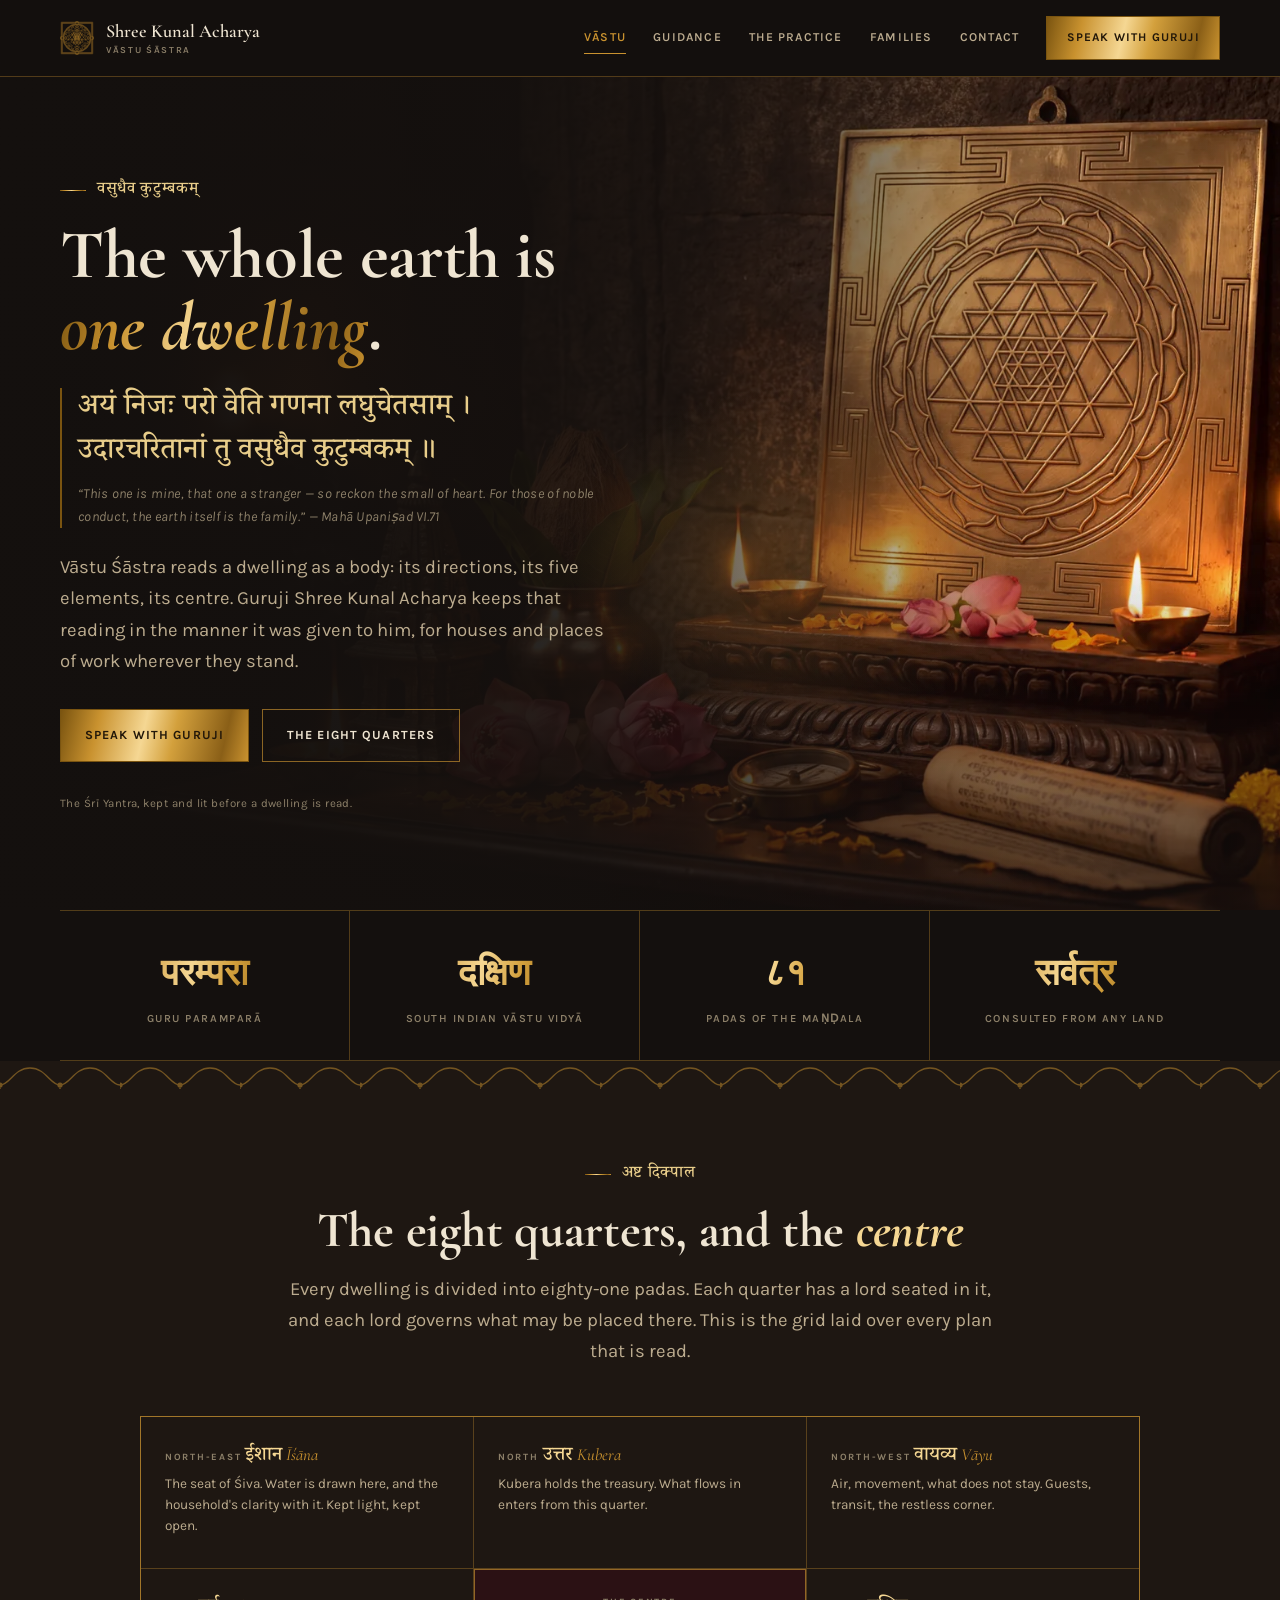
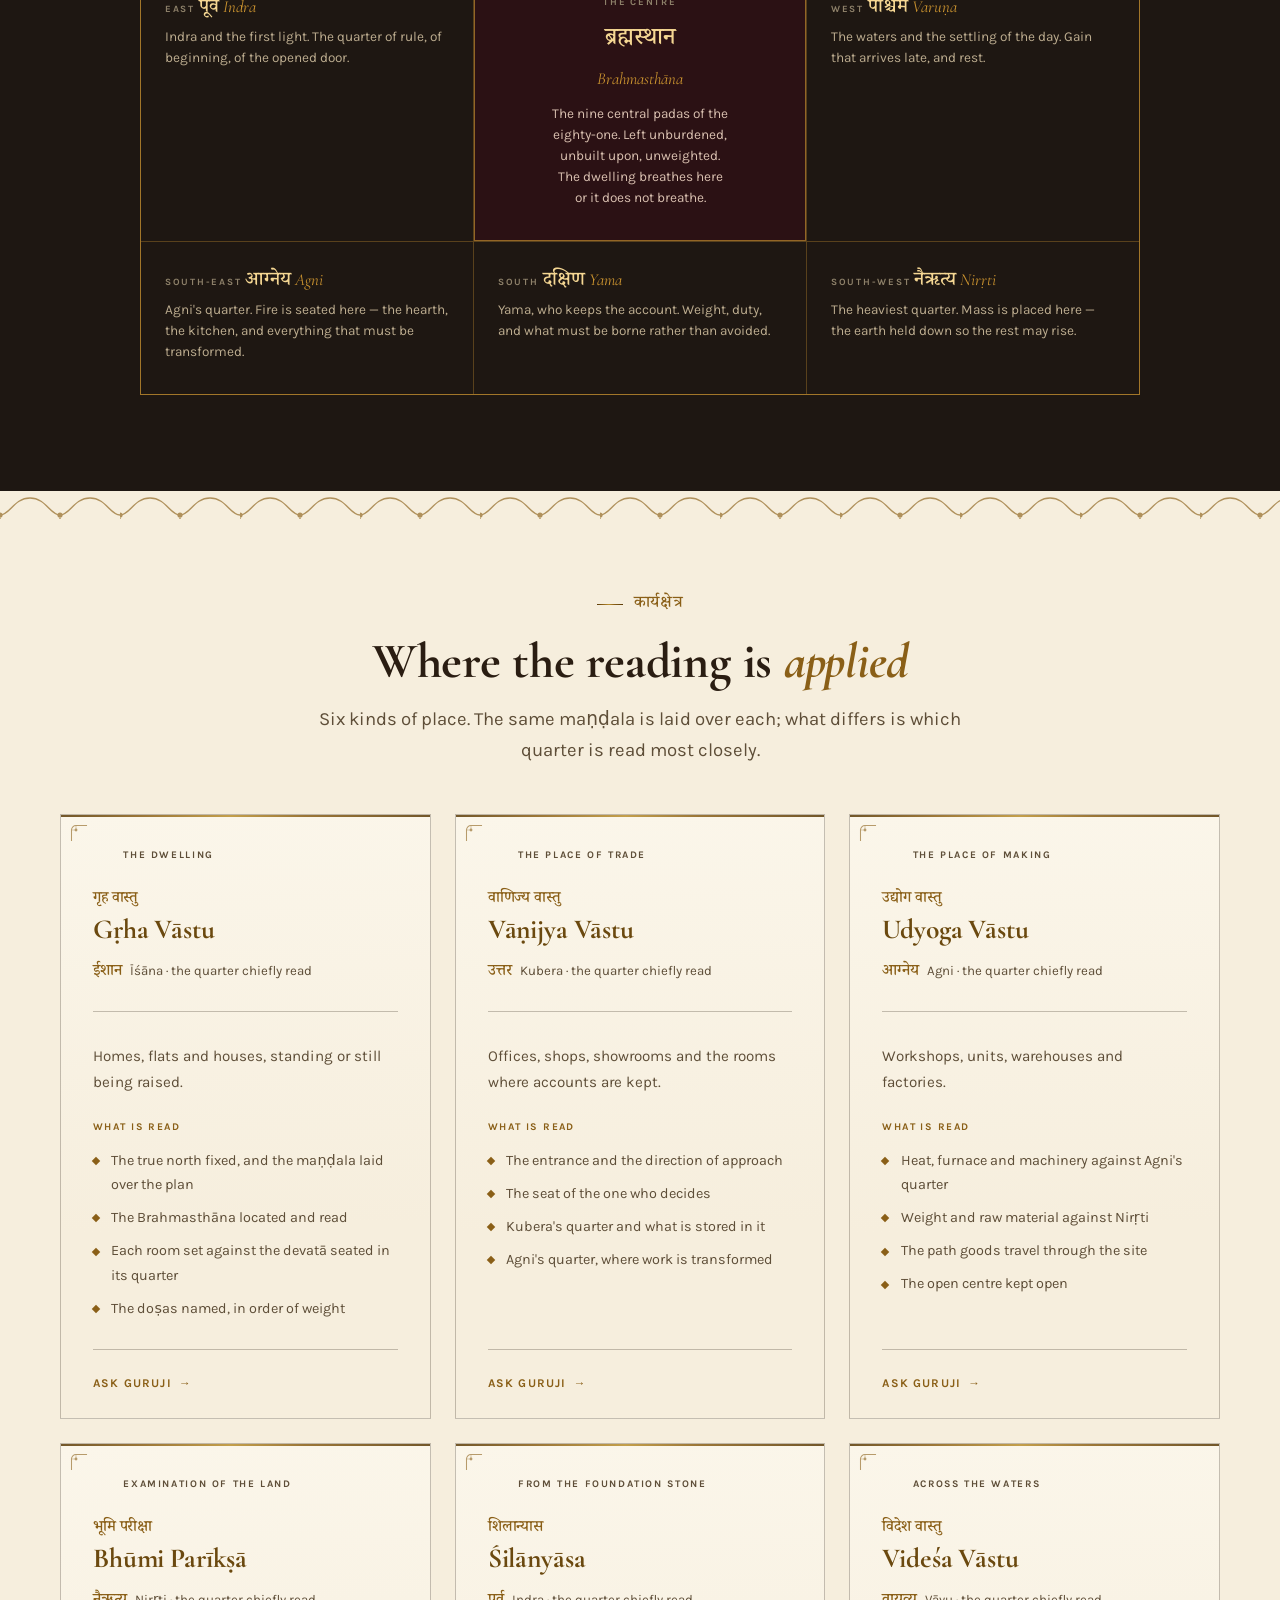
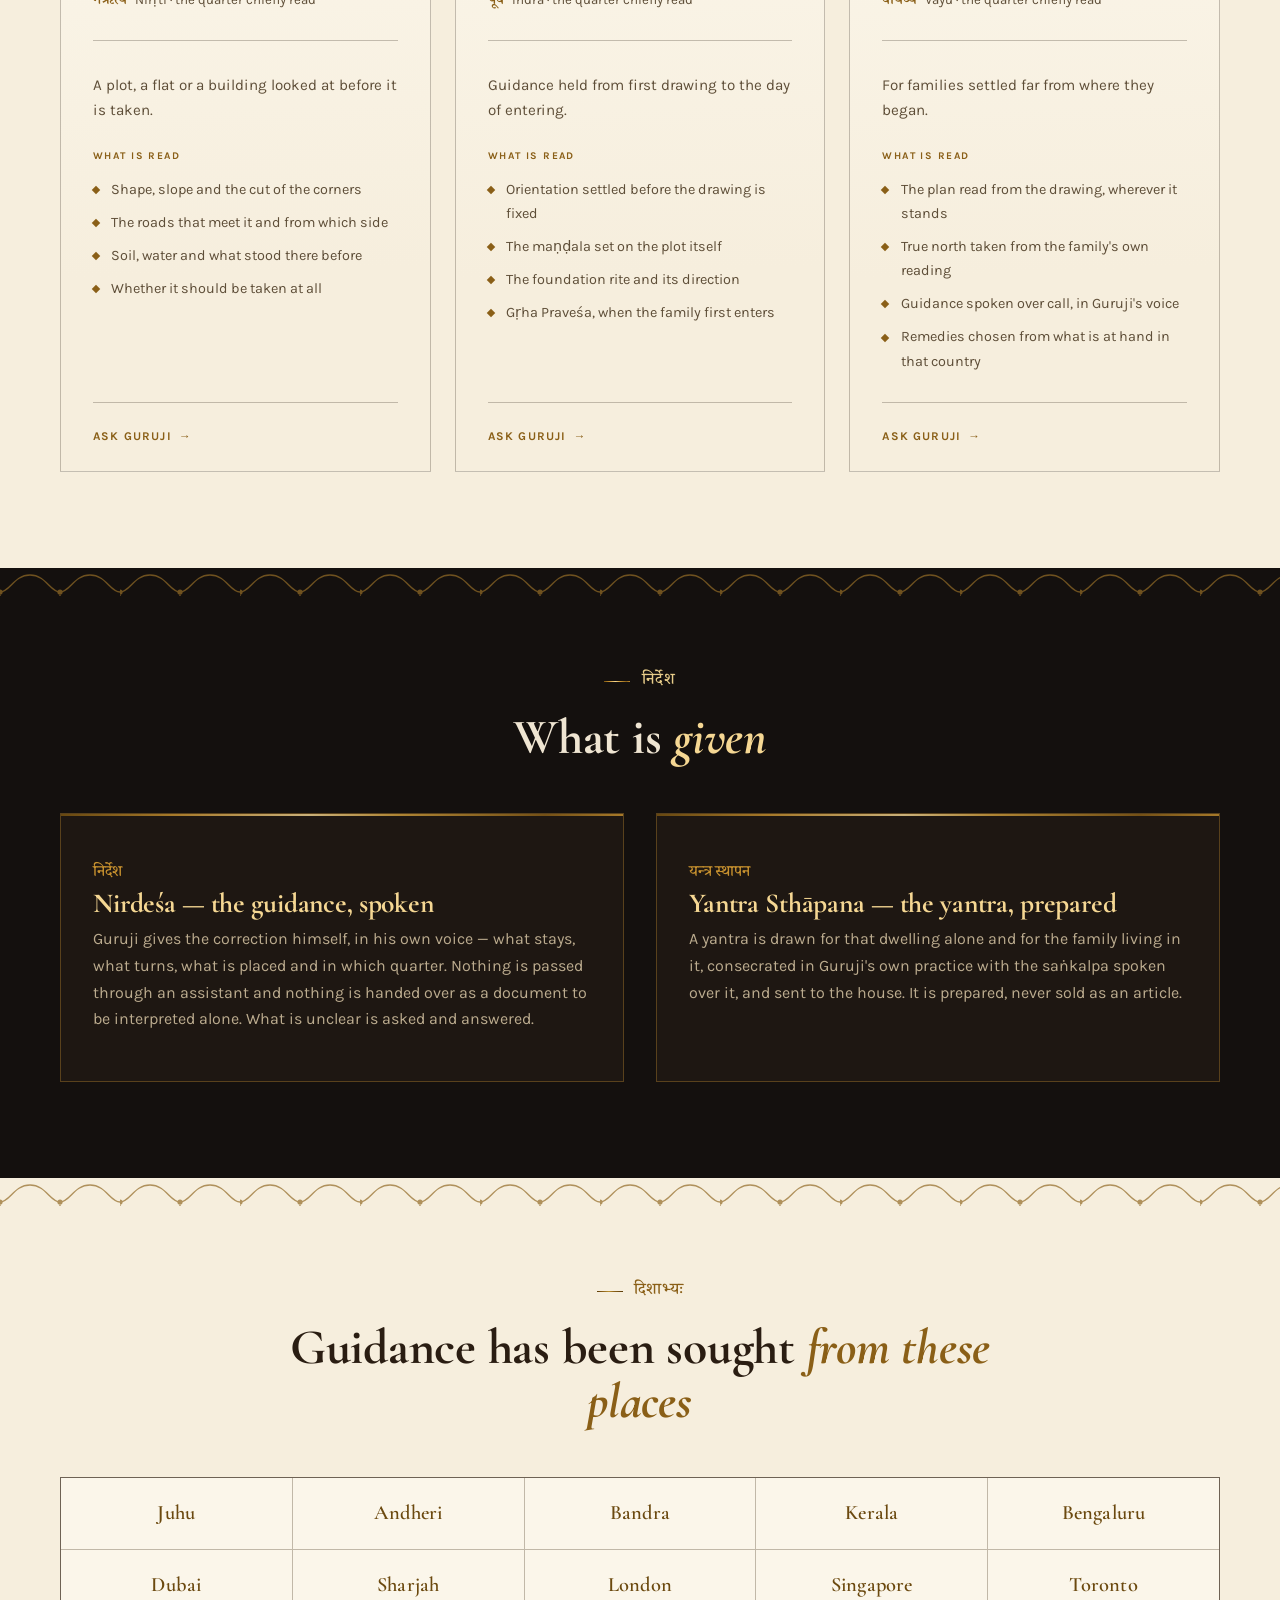
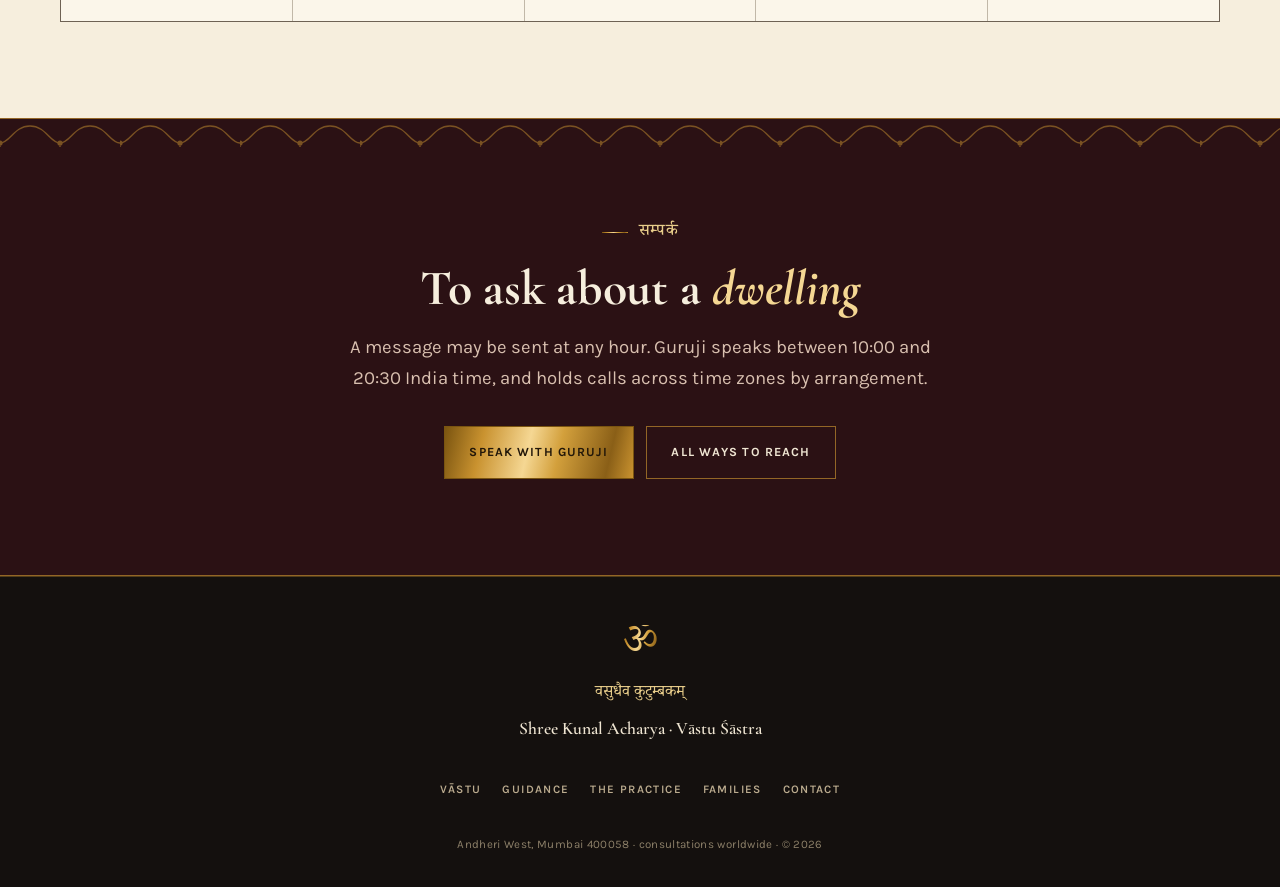
<file: index.html>
<!DOCTYPE html>
<html lang="en">
<head>
  <meta charset="UTF-8">
  <meta name="viewport" content="width=device-width, initial-scale=1.0">
  <meta name="google-site-verification" content="eTcAwBEXMHzzOtmj7loL_bXhq1aPAVMnPyKlKAntVkM" />
  <title>Shree Kunal Acharya | Vāstu Śāstra — the whole earth is one dwelling</title>
  <meta name="description" content="Vāstu Śāstra guidance in the classical tradition from Guruji Shree Kunal Acharya, for dwellings and places of work anywhere in the world.">

  <meta property="og:type" content="website">
  <meta property="og:site_name" content="Shree Kunal Acharya">
  <meta property="og:title" content="Shree Kunal Acharya | Vāstu Śāstra — the whole earth is one dwelling">
  <meta property="og:description" content="Vāstu Śāstra guidance in the classical tradition from Guruji Shree Kunal Acharya, for dwellings and places of work anywhere in the world.">
  <meta property="og:url" content="https://shreekunalconsultancy.com/">
  <meta property="og:locale" content="en_IN">
  <meta property="og:image" content="https://shreekunalconsultancy.com/assets/images/og-share.jpg">
  <meta property="og:image:width" content="1200">
  <meta property="og:image:height" content="630">
  <meta property="og:image:alt" content="A lit brass diya on a wooden ledge">
  <meta name="twitter:card" content="summary_large_image">
  <meta name="twitter:title" content="Shree Kunal Acharya | Vāstu Śāstra — the whole earth is one dwelling">
  <meta name="twitter:description" content="Vāstu Śāstra guidance in the classical tradition from Guruji Shree Kunal Acharya, for dwellings and places of work anywhere in the world.">
  <meta name="twitter:image" content="https://shreekunalconsultancy.com/assets/images/og-share.jpg">

  <link rel="canonical" href="https://shreekunalconsultancy.com/">

  <link rel="icon" type="image/png" href="assets/images/favicon-32.png" sizes="32x32">
  <link rel="icon" type="image/png" href="assets/images/favicon-64.png" sizes="64x64">
  <link rel="apple-touch-icon" href="assets/images/apple-touch-icon-180.png">

  <link rel="preconnect" href="https://fonts.googleapis.com">
  <link rel="preconnect" href="https://fonts.gstatic.com" crossorigin>
  <link href="https://fonts.googleapis.com/css2?family=Cormorant+Garamond:ital,wght@0,500;0,600;0,700;1,600&family=Karla:wght@400;500;600;700&family=Noto+Serif+Devanagari:wght@400;500;600&display=swap" rel="stylesheet">

  <link rel="stylesheet" href="css/style.css">
  <script type="application/ld+json">
  {
    "@context":"https://schema.org","@type":"ProfessionalService",
    "name":"Shree Kunal Acharya","alternateName":"Guruji Kunal Acharya, Vāstu Śāstra",
    "description":"Vāstu Śāstra guidance for dwellings and places of work, given in the classical tradition. Consultations worldwide.",
    "url":"https://shreekunalconsultancy.com/","telephone":"+91-7777008369","email":"hello@shreekunalconsultancy.com",
    "image":"https://shreekunalconsultancy.com/assets/images/og-share.jpg",
    "priceRange":"INR",
    "address":{"@type":"PostalAddress","streetAddress":"Andheri West","addressLocality":"Mumbai","addressRegion":"Maharashtra","postalCode":"400058","addressCountry":"IN"},
    "areaServed":{"@type":"Place","name":"Worldwide"},
    "knowsAbout":["Vāstu Śāstra","Vāstu Puruṣa Maṇḍala","Aṣṭa Dikpāla","Bhūmi Parīkṣā","Śilānyāsa","Yantra Sthāpana"],
    "openingHoursSpecification":{"@type":"OpeningHoursSpecification","dayOfWeek":["Monday","Tuesday","Wednesday","Thursday","Friday","Saturday"],"opens":"10:00","closes":"20:30"}
  }
  </script>
</head>
<body>
  <header class="site-header">
    <div class="wrap site-header__inner">
      <a class="brand" href="index.html">
        <svg class="brand__mark" aria-hidden="true" focusable="false" viewBox="0 0 1000 1000" vector-effect="non-scaling-stroke" xmlns="http://www.w3.org/2000/svg"> <g id="circles"> <circle cx="500.00" cy="500.00" r="388" fill="none" stroke="currentColor" stroke-width="2"/> <circle cx="500.00" cy="500.00" r="402" fill="none" stroke="currentColor" stroke-width="2"/> <circle cx="500.00" cy="500.00" r="416" fill="none" stroke="currentColor" stroke-width="2"/> </g> <g id="lotus16"> <path d="M 453.50,173.29 Q 457.54,148.35 500.00,126.00 Q 542.46,148.35 546.50,173.29 Z" fill="none" stroke="currentColor" stroke-width="2"/> <path d="M 582.07,180.37 Q 595.34,158.87 643.12,154.47 Q 673.80,191.37 667.98,215.96 Z" fill="none" stroke="currentColor" stroke-width="2"/> <path d="M 698.14,236.10 Q 718.63,221.32 764.46,235.54 Q 778.68,281.37 763.90,301.86 Z" fill="none" stroke="currentColor" stroke-width="2"/> <path d="M 784.04,332.02 Q 808.63,326.20 845.53,356.88 Q 841.13,404.66 819.63,417.93 Z" fill="none" stroke="currentColor" stroke-width="2"/> <path d="M 826.71,453.50 Q 851.65,457.54 874.00,500.00 Q 851.65,542.46 826.71,546.50 Z" fill="none" stroke="currentColor" stroke-width="2"/> <path d="M 819.63,582.07 Q 841.13,595.34 845.53,643.12 Q 808.63,673.80 784.04,667.98 Z" fill="none" stroke="currentColor" stroke-width="2"/> <path d="M 763.90,698.14 Q 778.68,718.63 764.46,764.46 Q 718.63,778.68 698.14,763.90 Z" fill="none" stroke="currentColor" stroke-width="2"/> <path d="M 667.98,784.04 Q 673.80,808.63 643.12,845.53 Q 595.34,841.13 582.07,819.63 Z" fill="none" stroke="currentColor" stroke-width="2"/> <path d="M 546.50,826.71 Q 542.46,851.65 500.00,874.00 Q 457.54,851.65 453.50,826.71 Z" fill="none" stroke="currentColor" stroke-width="2"/> <path d="M 417.93,819.63 Q 404.66,841.13 356.88,845.53 Q 326.20,808.63 332.02,784.04 Z" fill="none" stroke="currentColor" stroke-width="2"/> <path d="M 301.86,763.90 Q 281.37,778.68 235.54,764.46 Q 221.32,718.63 236.10,698.14 Z" fill="none" stroke="currentColor" stroke-width="2"/> <path d="M 215.96,667.98 Q 191.37,673.80 154.47,643.12 Q 158.87,595.34 180.37,582.07 Z" fill="none" stroke="currentColor" stroke-width="2"/> <path d="M 173.29,546.50 Q 148.35,542.46 126.00,500.00 Q 148.35,457.54 173.29,453.50 Z" fill="none" stroke="currentColor" stroke-width="2"/> <path d="M 180.37,417.93 Q 158.87,404.66 154.47,356.88 Q 191.37,326.20 215.96,332.02 Z" fill="none" stroke="currentColor" stroke-width="2"/> <path d="M 236.10,301.86 Q 221.32,281.37 235.54,235.54 Q 281.37,221.32 301.86,236.10 Z" fill="none" stroke="currentColor" stroke-width="2"/> <path d="M 332.02,215.96 Q 326.20,191.37 356.88,154.47 Q 404.66,158.87 417.93,180.37 Z" fill="none" stroke="currentColor" stroke-width="2"/> </g> <g id="lotus8"> <path d="M 424.67,240.72 Q 429.19,211.05 500.00,180.00 Q 570.81,211.05 575.33,240.72 Z" fill="none" stroke="currentColor" stroke-width="2"/> <path d="M 630.07,263.40 Q 654.25,245.61 726.27,273.73 Q 754.39,345.75 736.60,369.93 Z" fill="none" stroke="currentColor" stroke-width="2"/> <path d="M 759.28,424.67 Q 788.95,429.19 820.00,500.00 Q 788.95,570.81 759.28,575.33 Z" fill="none" stroke="currentColor" stroke-width="2"/> <path d="M 736.60,630.07 Q 754.39,654.25 726.27,726.27 Q 654.25,754.39 630.07,736.60 Z" fill="none" stroke="currentColor" stroke-width="2"/> <path d="M 575.33,759.28 Q 570.81,788.95 500.00,820.00 Q 429.19,788.95 424.67,759.28 Z" fill="none" stroke="currentColor" stroke-width="2"/> <path d="M 369.93,736.60 Q 345.75,754.39 273.73,726.27 Q 245.61,654.25 263.40,630.07 Z" fill="none" stroke="currentColor" stroke-width="2"/> <path d="M 240.72,575.33 Q 211.05,570.81 180.00,500.00 Q 211.05,429.19 240.72,424.67 Z" fill="none" stroke="currentColor" stroke-width="2"/> <path d="M 263.40,369.93 Q 245.61,345.75 273.73,273.73 Q 345.75,245.61 369.93,263.40 Z" fill="none" stroke="currentColor" stroke-width="2"/> </g> <g id="bhupura"> <path d="M 70.00,70.00 L 468.00,70.00 L 468.00,42.00 L 532.00,42.00 L 532.00,70.00 L 930.00,70.00 L 930.00,70.00 L 930.00,468.00 L 958.00,468.00 L 958.00,532.00 L 930.00,532.00 L 930.00,930.00 L 930.00,930.00 L 532.00,930.00 L 532.00,958.00 L 468.00,958.00 L 468.00,930.00 L 70.00,930.00 L 70.00,930.00 L 70.00,532.00 L 42.00,532.00 L 42.00,468.00 L 70.00,468.00 L 70.00,70.00 Z" fill="none" stroke="currentColor" stroke-width="2"/> <path d="M 53.00,53.00 L 468.00,53.00 L 468.00,25.00 L 532.00,25.00 L 532.00,53.00 L 947.00,53.00 L 947.00,53.00 L 947.00,468.00 L 975.00,468.00 L 975.00,532.00 L 947.00,532.00 L 947.00,947.00 L 947.00,947.00 L 532.00,947.00 L 532.00,975.00 L 468.00,975.00 L 468.00,947.00 L 53.00,947.00 L 53.00,947.00 L 53.00,532.00 L 25.00,532.00 L 25.00,468.00 L 53.00,468.00 L 53.00,53.00 Z" fill="none" stroke="currentColor" stroke-width="2"/> <path d="M 36.00,36.00 L 468.00,36.00 L 468.00,8.00 L 532.00,8.00 L 532.00,36.00 L 964.00,36.00 L 964.00,36.00 L 964.00,468.00 L 992.00,468.00 L 992.00,532.00 L 964.00,532.00 L 964.00,964.00 L 964.00,964.00 L 532.00,964.00 L 532.00,992.00 L 468.00,992.00 L 468.00,964.00 L 36.00,964.00 L 36.00,964.00 L 36.00,532.00 L 8.00,532.00 L 8.00,468.00 L 36.00,468.00 L 36.00,36.00 Z" fill="none" stroke="currentColor" stroke-width="2"/> </g> <g id="triangles"> <polygon points="500.00,523.11 366.22,286.60 633.78,286.60" fill="none" stroke="currentColor" stroke-width="2"/> <polygon points="500.00,673.33 336.58,355.86 663.42,355.86" fill="none" stroke="currentColor" stroke-width="2"/> <polygon points="500.00,760.00 256.99,407.56 743.01,407.56" fill="none" stroke="currentColor" stroke-width="2"/> <polygon points="500.00,624.16 412.84,447.89 587.16,447.89" fill="none" stroke="currentColor" stroke-width="2"/> <polygon points="500.00,552.00 445.82,473.05 554.18,473.05" fill="none" stroke="currentColor" stroke-width="2"/> <polygon points="500.00,355.86 422.67,523.11 577.33,523.11" fill="none" stroke="currentColor" stroke-width="2"/> <polygon points="500.00,240.00 245.25,552.00 754.75,552.00" fill="none" stroke="currentColor" stroke-width="2"/> <polygon points="500.00,286.60 317.59,624.16 682.41,624.16" fill="none" stroke="currentColor" stroke-width="2"/> <polygon points="500.00,407.56 385.08,673.33 614.92,673.33" fill="none" stroke="currentColor" stroke-width="2"/> </g> <g id="bindu"> <circle cx="500.00" cy="500.00" r="6" fill="currentColor" stroke="none"/> </g> </svg>
        <span class="brand__name">Shree Kunal Acharya<small>Vāstu Śāstra</small></span>
      </a>
      <button class="nav-toggle" type="button" aria-expanded="false" aria-controls="primary-nav" aria-label="Menu">
        <svg width="20" height="20" viewBox="0 0 20 20" fill="none" stroke="currentColor" stroke-width="1.6" aria-hidden="true"><path d="M2 5h16M2 10h16M2 15h16"/></svg>
      </button>
      <nav class="nav" id="primary-nav" aria-label="Primary">
          <a href="index.html" aria-current="page">Vāstu</a>
          <a href="services.html">Guidance</a>
          <a href="about.html">The Practice</a>
          <a href="testimonials.html">Families</a>
          <a href="contact.html">Contact</a>
          <a class="nav__cta" href="https://wa.me/917777008369?text=Praṇām%20Guruji%2C%20I%20wish%20to%20ask%20about%20a%20dwelling." target="_blank" rel="noopener">Speak with Guruji</a>
      </nav>
    </div>
  </header>

  <main>

    <section class="hero hero--altar">
      <div class="hero__bg" aria-hidden="true"></div>
      <img class="hero__photo" src="assets/images/hero-vedic-altar.jpg"
           srcset="assets/images/hero-vedic-altar.webp 2400w"
           alt="A brass Sri Yantra plaque on a dark wooden altar with lit diyas, lotus flowers, a kalash, a brass compass and a palm-leaf manuscript"
           width="2400" height="1018" loading="eager" decoding="async" fetchpriority="high">
      <div class="wrap">
        <div class="hero__copy reveal">
          <span class="eyebrow" lang="sa">वसुधैव कुटुम्बकम्</span>
          <h1>The whole earth is <em class="gilt-metal">one dwelling</em>.</h1>
          <blockquote class="hero__shloka">
            <p class="deva deva--lg" lang="sa">अयं निजः परो वेति गणना लघुचेतसाम् ।<br>उदारचरितानां तु वसुधैव कुटुम्बकम् ॥</p>
            <span class="translit">&ldquo;This one is mine, that one a stranger &mdash; so reckon the small of heart. For those of noble conduct, the earth itself is the family.&rdquo; &mdash; Mahā Upaniṣad VI.71</span>
          </blockquote>
          <p class="lede">Vāstu Śāstra reads a dwelling as a body: its directions, its five elements, its centre. Guruji Shree Kunal Acharya keeps that reading in the manner it was given to him, for houses and places of work wherever they stand.</p>
          <div class="hero__ctas">
            <a href="https://wa.me/917777008369?text=Pra%E1%B9%87%C4%81m%20Guruji%2C%20I%20wish%20to%20ask%20about%20a%20dwelling." target="_blank" rel="noopener" class="btn btn--filled">Speak with Guruji</a>
            <a href="#dikpala" class="btn btn--outline">The eight quarters</a>
          </div>
          <p class="hero__caption">The Śrī Yantra, kept and lit before a dwelling is read.</p>
        </div>
      </div>
    </section>

    <section class="section" style="padding-block:0">
      <div class="wrap">
        <div class="credentials reveal">
          <div class="credential"><div class="credential__num" lang="sa">परम्परा</div><div class="credential__label">Guru Paramparā</div></div>
          <div class="credential"><div class="credential__num" lang="sa">दक्षिण</div><div class="credential__label">South Indian Vāstu Vidyā</div></div>
          <div class="credential"><div class="credential__num" lang="sa">८१</div><div class="credential__label">Padas of the Maṇḍala</div></div>
          <div class="credential"><div class="credential__num" lang="sa">सर्वत्र</div><div class="credential__label">Consulted from any land</div></div>
        </div>
      </div>
    </section>

    <section class="section section--dark seam" id="dikpala">
      <div class="wrap">
        <div class="section-head section-head--center reveal">
          <span class="eyebrow" lang="sa">अष्ट दिक्पाल</span>
          <h2>The eight quarters, and the <em class="gilt">centre</em></h2>
          <p class="lede" style="margin-inline:auto">Every dwelling is divided into eighty-one padas. Each quarter has a lord seated in it, and each lord governs what may be placed there. This is the grid laid over every plan that is read.</p>
        </div>
        <div class="mandala-grid reveal">
          <div class="dik">
            <span class="dik__dir">North-East</span>
            <span class="dik__lord" lang="sa">ईशान</span>
            <span class="dik__name">Īśāna</span>
            <p>The seat of Śiva. Water is drawn here, and the household's clarity with it. Kept light, kept open.</p>
          </div>
          <div class="dik">
            <span class="dik__dir">North</span>
            <span class="dik__lord" lang="sa">उत्तर</span>
            <span class="dik__name">Kubera</span>
            <p>Kubera holds the treasury. What flows in enters from this quarter.</p>
          </div>
          <div class="dik">
            <span class="dik__dir">North-West</span>
            <span class="dik__lord" lang="sa">वायव्य</span>
            <span class="dik__name">Vāyu</span>
            <p>Air, movement, what does not stay. Guests, transit, the restless corner.</p>
          </div>
          <div class="dik">
            <span class="dik__dir">East</span>
            <span class="dik__lord" lang="sa">पूर्व</span>
            <span class="dik__name">Indra</span>
            <p>Indra and the first light. The quarter of rule, of beginning, of the opened door.</p>
          </div>
          <div class="dik dik--centre">
            <span class="dik__dir">The Centre</span>
            <span class="dik__lord" lang="sa">ब्रह्मस्थान</span>
            <span class="dik__name">Brahmasthāna</span>
            <p>The nine central padas of the eighty-one. Left unburdened, unbuilt upon, unweighted. The dwelling breathes here or it does not breathe.</p>
          </div>
          <div class="dik">
            <span class="dik__dir">West</span>
            <span class="dik__lord" lang="sa">पश्चिम</span>
            <span class="dik__name">Varuṇa</span>
            <p>The waters and the settling of the day. Gain that arrives late, and rest.</p>
          </div>
          <div class="dik">
            <span class="dik__dir">South-East</span>
            <span class="dik__lord" lang="sa">आग्नेय</span>
            <span class="dik__name">Agni</span>
            <p>Agni's quarter. Fire is seated here — the hearth, the kitchen, and everything that must be transformed.</p>
          </div>
          <div class="dik">
            <span class="dik__dir">South</span>
            <span class="dik__lord" lang="sa">दक्षिण</span>
            <span class="dik__name">Yama</span>
            <p>Yama, who keeps the account. Weight, duty, and what must be borne rather than avoided.</p>
          </div>
          <div class="dik">
            <span class="dik__dir">South-West</span>
            <span class="dik__lord" lang="sa">नैऋत्य</span>
            <span class="dik__name">Nirṛti</span>
            <p>The heaviest quarter. Mass is placed here — the earth held down so the rest may rise.</p>
          </div>
        </div>
      </div>
    </section>

    <section class="section seam section--light">
      <div class="wrap">
        <div class="section-head section-head--center reveal">
          <span class="eyebrow" lang="sa">कार्यक्षेत्र</span>
          <h2>Where the reading is <em class="gilt">applied</em></h2>
          <p class="lede" style="margin-inline:auto">Six kinds of place. The same maṇḍala is laid over each; what differs is which quarter is read most closely.</p>
        </div>
        <div class="services">
          <article class="service reveal">
            <div class="service__seat">The dwelling</div>
            <h3><span class="deva deva--sm" lang="sa">गृह वास्तु</span>Gṛha Vāstu</h3>
            <div class="service__dik"><b lang="sa">ईशान</b><span>Īśāna &middot; the quarter chiefly read</span></div>
            <p class="service__desc">Homes, flats and houses, standing or still being raised.</p>
            <div class="service__list-label">What is read</div>
            <ul class="service__list"><li>The true north fixed, and the maṇḍala laid over the plan</li><li>The Brahmasthāna located and read</li><li>Each room set against the devatā seated in its quarter</li><li>The doṣas named, in order of weight</li></ul>
            <a class="service__cta" href="https://wa.me/917777008369?text=Praṇām%20Guruji%2C%20I%20wish%20to%20ask%20about%20Gṛha%20Vāstu." target="_blank" rel="noopener">Ask Guruji <span aria-hidden="true">&rarr;</span></a>
          </article>
          <article class="service reveal">
            <div class="service__seat">The place of trade</div>
            <h3><span class="deva deva--sm" lang="sa">वाणिज्य वास्तु</span>Vāṇijya Vāstu</h3>
            <div class="service__dik"><b lang="sa">उत्तर</b><span>Kubera &middot; the quarter chiefly read</span></div>
            <p class="service__desc">Offices, shops, showrooms and the rooms where accounts are kept.</p>
            <div class="service__list-label">What is read</div>
            <ul class="service__list"><li>The entrance and the direction of approach</li><li>The seat of the one who decides</li><li>Kubera's quarter and what is stored in it</li><li>Agni's quarter, where work is transformed</li></ul>
            <a class="service__cta" href="https://wa.me/917777008369?text=Praṇām%20Guruji%2C%20I%20wish%20to%20ask%20about%20Vāṇijya%20Vāstu." target="_blank" rel="noopener">Ask Guruji <span aria-hidden="true">&rarr;</span></a>
          </article>
          <article class="service reveal">
            <div class="service__seat">The place of making</div>
            <h3><span class="deva deva--sm" lang="sa">उद्योग वास्तु</span>Udyoga Vāstu</h3>
            <div class="service__dik"><b lang="sa">आग्नेय</b><span>Agni &middot; the quarter chiefly read</span></div>
            <p class="service__desc">Workshops, units, warehouses and factories.</p>
            <div class="service__list-label">What is read</div>
            <ul class="service__list"><li>Heat, furnace and machinery against Agni's quarter</li><li>Weight and raw material against Nirṛti</li><li>The path goods travel through the site</li><li>The open centre kept open</li></ul>
            <a class="service__cta" href="https://wa.me/917777008369?text=Praṇām%20Guruji%2C%20I%20wish%20to%20ask%20about%20Udyoga%20Vāstu." target="_blank" rel="noopener">Ask Guruji <span aria-hidden="true">&rarr;</span></a>
          </article>
          <article class="service reveal">
            <div class="service__seat">Examination of the land</div>
            <h3><span class="deva deva--sm" lang="sa">भूमि परीक्षा</span>Bhūmi Parīkṣā</h3>
            <div class="service__dik"><b lang="sa">नैऋत्य</b><span>Nirṛti &middot; the quarter chiefly read</span></div>
            <p class="service__desc">A plot, a flat or a building looked at before it is taken.</p>
            <div class="service__list-label">What is read</div>
            <ul class="service__list"><li>Shape, slope and the cut of the corners</li><li>The roads that meet it and from which side</li><li>Soil, water and what stood there before</li><li>Whether it should be taken at all</li></ul>
            <a class="service__cta" href="https://wa.me/917777008369?text=Praṇām%20Guruji%2C%20I%20wish%20to%20ask%20about%20Bhūmi%20Parīkṣā." target="_blank" rel="noopener">Ask Guruji <span aria-hidden="true">&rarr;</span></a>
          </article>
          <article class="service reveal">
            <div class="service__seat">From the foundation stone</div>
            <h3><span class="deva deva--sm" lang="sa">शिलान्यास</span>Śilānyāsa</h3>
            <div class="service__dik"><b lang="sa">पूर्व</b><span>Indra &middot; the quarter chiefly read</span></div>
            <p class="service__desc">Guidance held from first drawing to the day of entering.</p>
            <div class="service__list-label">What is read</div>
            <ul class="service__list"><li>Orientation settled before the drawing is fixed</li><li>The maṇḍala set on the plot itself</li><li>The foundation rite and its direction</li><li>Gṛha Praveśa, when the family first enters</li></ul>
            <a class="service__cta" href="https://wa.me/917777008369?text=Praṇām%20Guruji%2C%20I%20wish%20to%20ask%20about%20Śilānyāsa." target="_blank" rel="noopener">Ask Guruji <span aria-hidden="true">&rarr;</span></a>
          </article>
          <article class="service reveal">
            <div class="service__seat">Across the waters</div>
            <h3><span class="deva deva--sm" lang="sa">विदेश वास्तु</span>Videśa Vāstu</h3>
            <div class="service__dik"><b lang="sa">वायव्य</b><span>Vāyu &middot; the quarter chiefly read</span></div>
            <p class="service__desc">For families settled far from where they began.</p>
            <div class="service__list-label">What is read</div>
            <ul class="service__list"><li>The plan read from the drawing, wherever it stands</li><li>True north taken from the family's own reading</li><li>Guidance spoken over call, in Guruji's voice</li><li>Remedies chosen from what is at hand in that country</li></ul>
            <a class="service__cta" href="https://wa.me/917777008369?text=Praṇām%20Guruji%2C%20I%20wish%20to%20ask%20about%20Videśa%20Vāstu." target="_blank" rel="noopener">Ask Guruji <span aria-hidden="true">&rarr;</span></a>
          </article>
        </div>
      </div>
    </section>

    <section class="section seam">
      <div class="wrap">
        <div class="section-head section-head--center reveal">
          <span class="eyebrow" lang="sa">निर्देश</span>
          <h2>What is <em class="gilt">given</em></h2>
        </div>
        <div class="offering reveal">
          <div class="offer">
            <h3><span class="deva deva--sm" lang="sa">निर्देश</span>Nirdeśa &mdash; the guidance, spoken</h3>
            <p>Guruji gives the correction himself, in his own voice — what stays, what turns, what is placed and in which quarter. Nothing is passed through an assistant and nothing is handed over as a document to be interpreted alone. What is unclear is asked and answered.</p>
          </div>
          <div class="offer">
            <h3><span class="deva deva--sm" lang="sa">यन्त्र स्थापन</span>Yantra Sthāpana &mdash; the yantra, prepared</h3>
            <p>A yantra is drawn for that dwelling alone and for the family living in it, consecrated in Guruji's own practice with the saṅkalpa spoken over it, and sent to the house. It is prepared, never sold as an article.</p>
          </div>
        </div>
      </div>
    </section>

    <section class="section seam section--light">
      <div class="wrap">
        <div class="section-head section-head--center reveal">
          <span class="eyebrow" lang="sa">दिशाभ्यः</span>
          <h2>Guidance has been sought <em class="gilt">from these places</em></h2>
        </div>
<!-- EDIT THIS LIST: keep only places where guidance has genuinely been given. -->
        <ul class="places reveal"><li>Juhu</li><li>Andheri</li><li>Bandra</li><li>Kerala</li><li>Bengaluru</li><li>Dubai</li><li>Sharjah</li><li>London</li><li>Singapore</li><li>Toronto</li></ul>
      </div>
    </section>

    <section class="section cta-strip seam">
      <div class="wrap" style="text-align:center;max-width:44em">
        <span class="eyebrow" lang="sa">सम्पर्क</span>
        <h2>To ask about a <em>dwelling</em></h2>
        <p class="lede" style="margin-inline:auto">A message may be sent at any hour. Guruji speaks between 10:00 and 20:30 India time, and holds calls across time zones by arrangement.</p>
        <div class="hero__ctas" style="justify-content:center">
          <a href="https://wa.me/917777008369?text=Praṇām%20Guruji%2C%20I%20wish%20to%20ask%20about%20a%20dwelling." target="_blank" rel="noopener" class="btn btn--filled">Speak with Guruji</a>
          <a href="contact.html" class="btn btn--outline">All ways to reach</a>
        </div>
      </div>
    </section>
  </main>

  <footer class="site-footer">
    <div class="wrap">
      <span class="footer__om" aria-hidden="true">ॐ</span>
      <p class="footer__deva" lang="sa">वसुधैव कुटुम्बकम्</p>
      <p class="footer__name">Shree Kunal Acharya &middot; Vāstu Śāstra</p>
      <nav class="footer__nav" aria-label="Footer">
        <a href="index.html">Vāstu</a>
        <a href="services.html">Guidance</a>
        <a href="about.html">The Practice</a>
        <a href="testimonials.html">Families</a>
        <a href="contact.html">Contact</a>
      </nav>
      <span class="footer__copy">Andheri West, Mumbai 400058 &middot; consultations worldwide &middot; &copy; 2026</span>
    </div>
  </footer>

  <script src="js/main.js" defer></script>
</body>
</html>
</file>
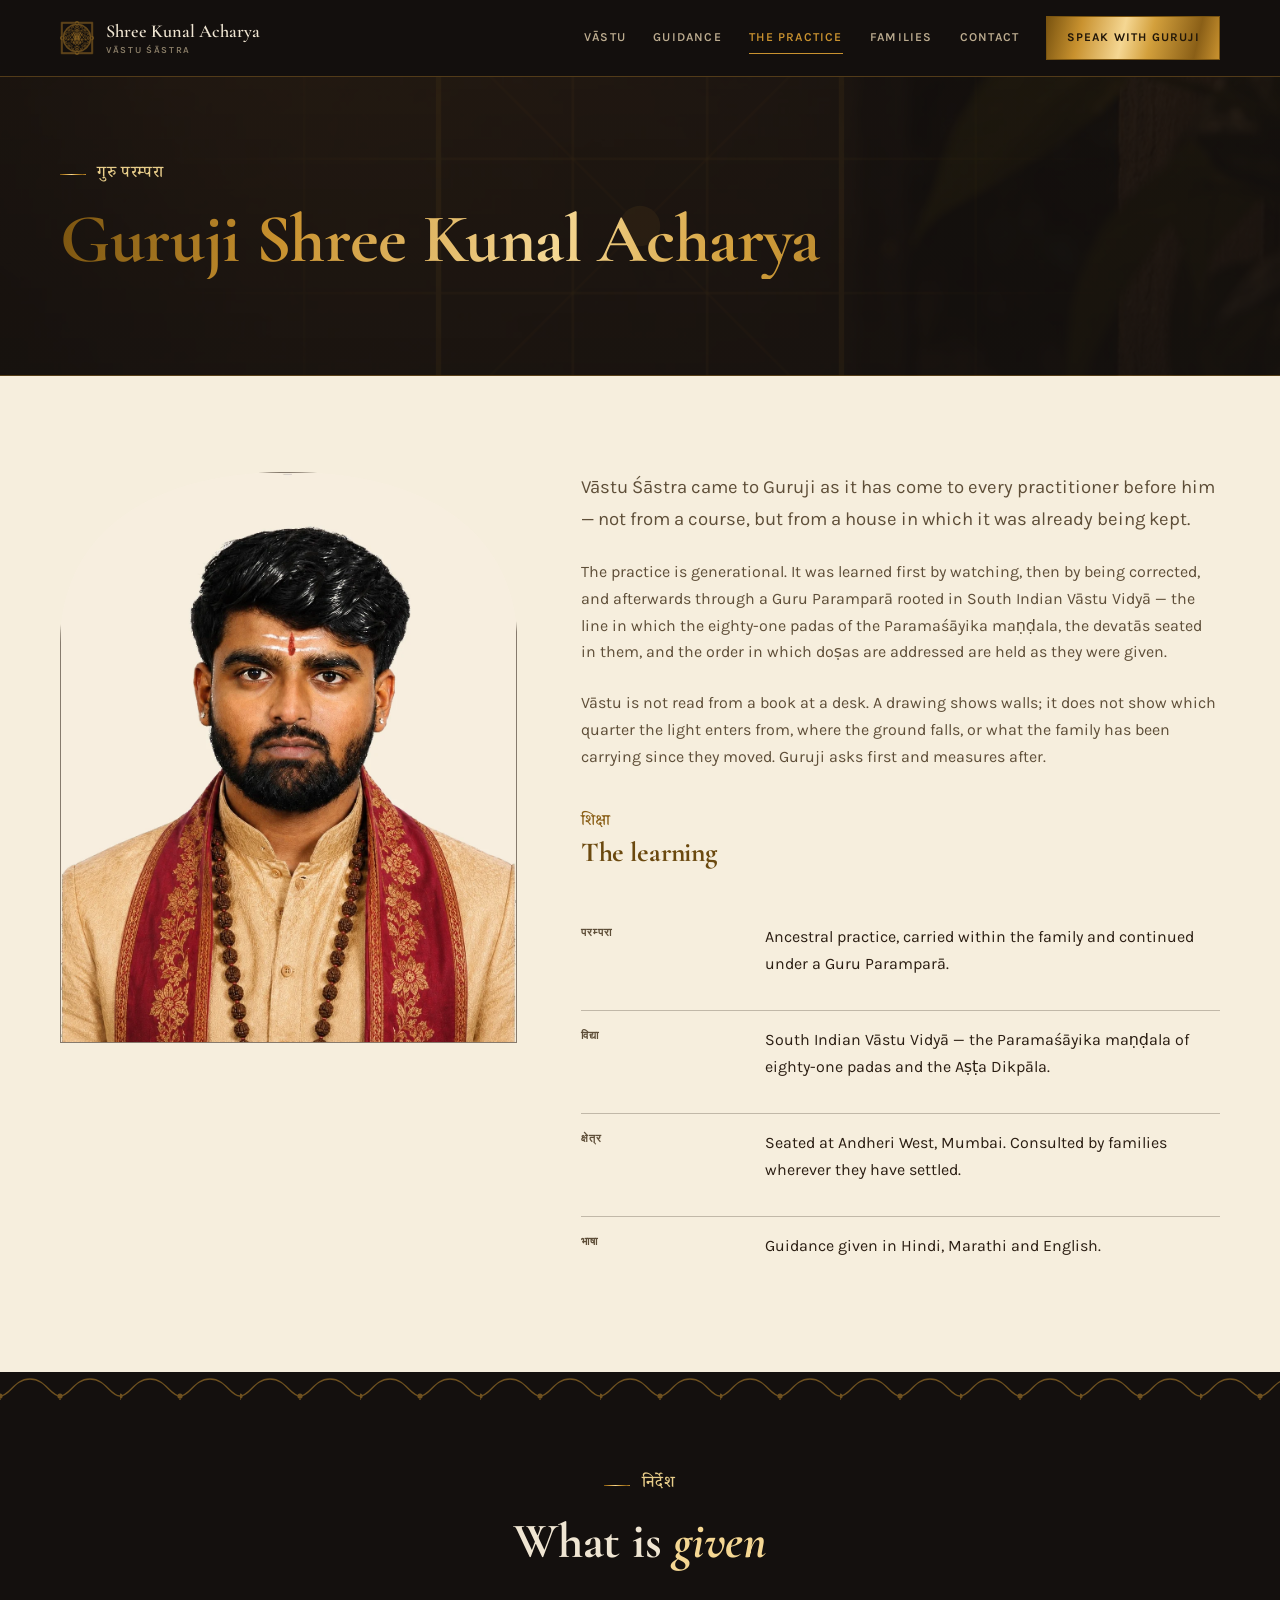
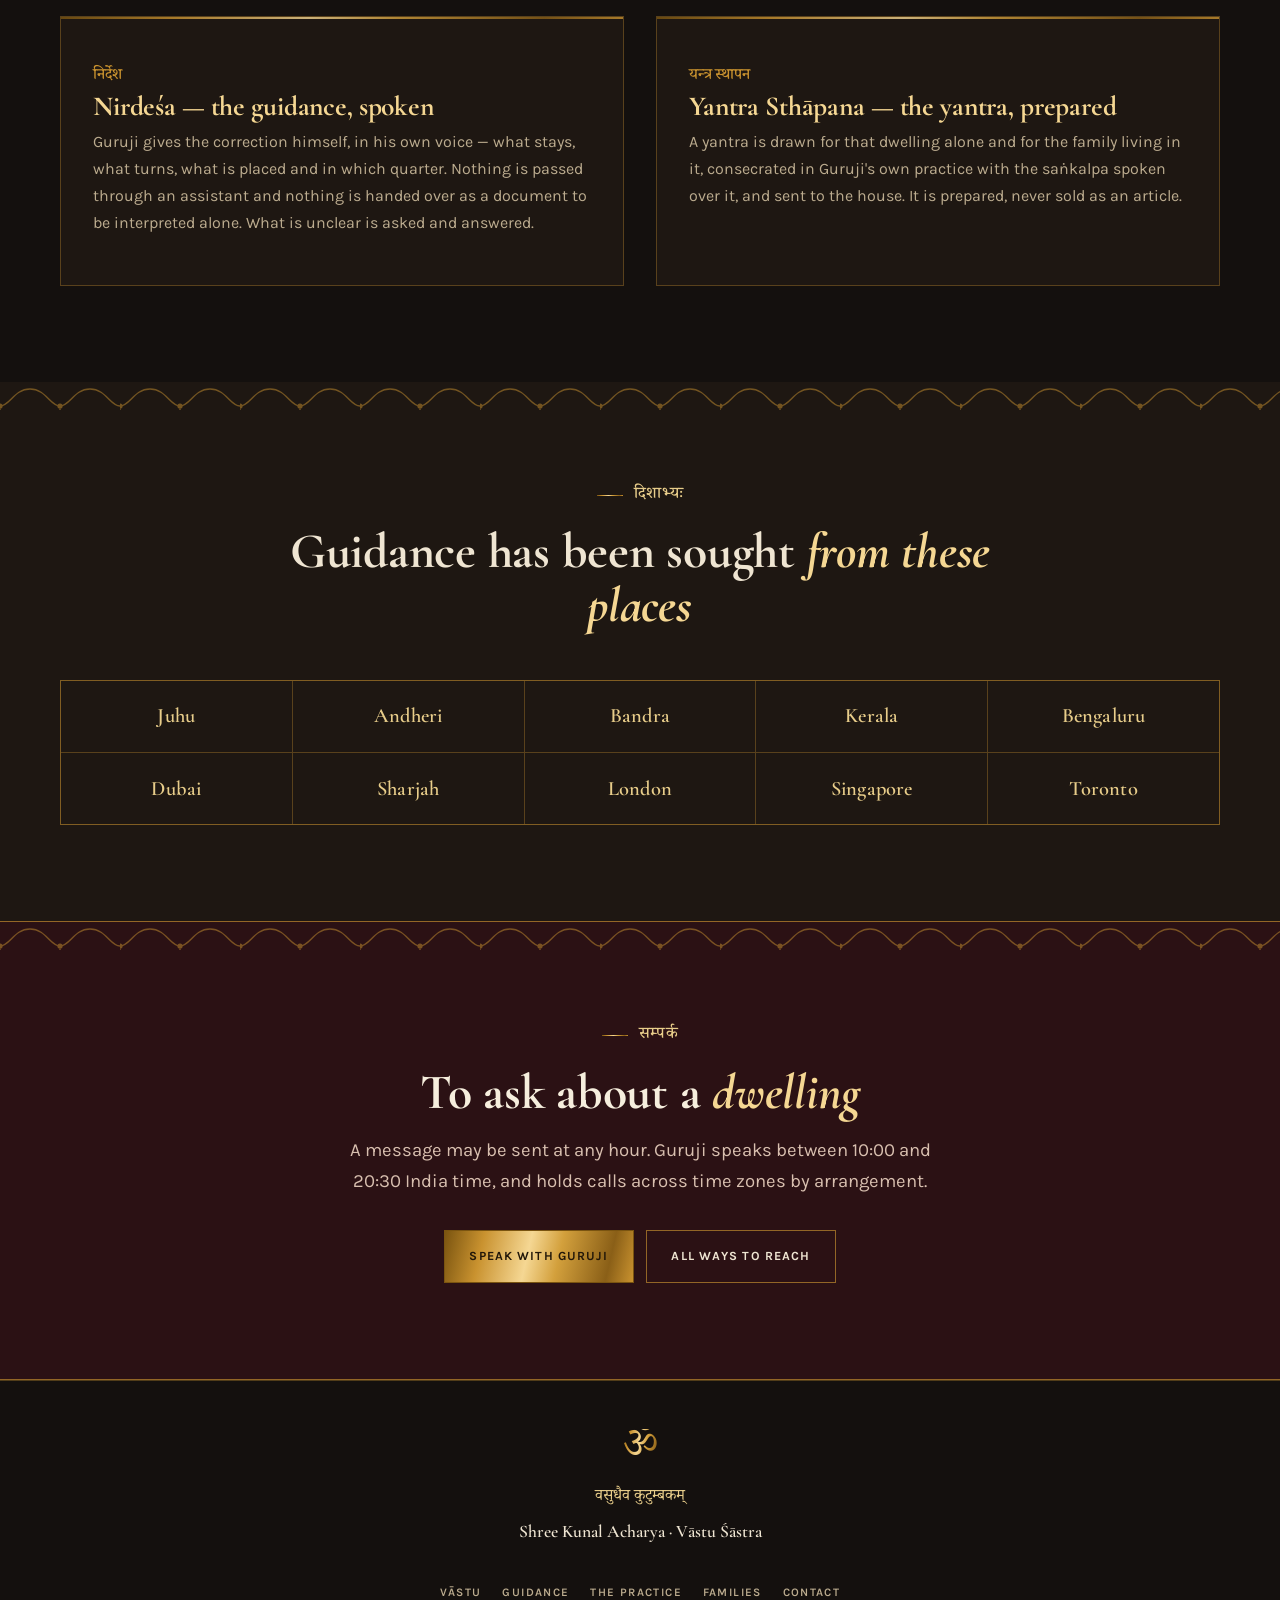
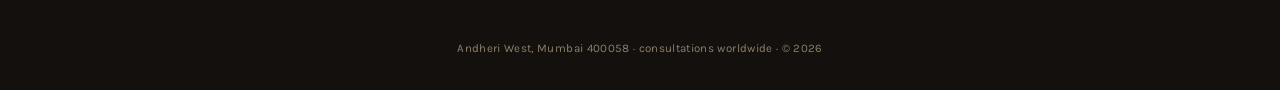
<file: about.html>
<!DOCTYPE html>
<html lang="en">
<head>
  <meta charset="UTF-8">
  <meta name="viewport" content="width=device-width, initial-scale=1.0">
  <meta name="google-site-verification" content="eTcAwBEXMHzzOtmj7loL_bXhq1aPAVMnPyKlKAntVkM" />
  <title>The Practice | Guruji Shree Kunal Acharya</title>
  <meta name="description" content="Guruji Shree Kunal Acharya practises Vāstu Śāstra through ancestral learning and a Guru Paramparā rooted in South Indian Vāstu Vidyā. Based in Mumbai, consulted worldwide.">

  <meta property="og:type" content="website">
  <meta property="og:site_name" content="Shree Kunal Acharya">
  <meta property="og:title" content="The Practice | Guruji Shree Kunal Acharya">
  <meta property="og:description" content="Guruji Shree Kunal Acharya practises Vāstu Śāstra through ancestral learning and a Guru Paramparā rooted in South Indian Vāstu Vidyā. Based in Mumbai, consulted worldwide.">
  <meta property="og:url" content="https://shreekunalconsultancy.com/about.html">
  <meta property="og:locale" content="en_IN">
  <meta property="og:image" content="https://shreekunalconsultancy.com/assets/images/og-share.jpg">
  <meta property="og:image:width" content="1200">
  <meta property="og:image:height" content="630">
  <meta property="og:image:alt" content="A lit brass diya on a wooden ledge">
  <meta name="twitter:card" content="summary_large_image">
  <meta name="twitter:title" content="The Practice | Guruji Shree Kunal Acharya">
  <meta name="twitter:description" content="Guruji Shree Kunal Acharya practises Vāstu Śāstra through ancestral learning and a Guru Paramparā rooted in South Indian Vāstu Vidyā. Based in Mumbai, consulted worldwide.">
  <meta name="twitter:image" content="https://shreekunalconsultancy.com/assets/images/og-share.jpg">

  <link rel="canonical" href="https://shreekunalconsultancy.com/about.html">

  <link rel="icon" type="image/png" href="assets/images/favicon-32.png" sizes="32x32">
  <link rel="icon" type="image/png" href="assets/images/favicon-64.png" sizes="64x64">
  <link rel="apple-touch-icon" href="assets/images/apple-touch-icon-180.png">

  <link rel="preconnect" href="https://fonts.googleapis.com">
  <link rel="preconnect" href="https://fonts.gstatic.com" crossorigin>
  <link href="https://fonts.googleapis.com/css2?family=Cormorant+Garamond:ital,wght@0,500;0,600;0,700;1,600&family=Karla:wght@400;500;600;700&family=Noto+Serif+Devanagari:wght@400;500;600&display=swap" rel="stylesheet">

  <link rel="stylesheet" href="css/style.css">
</head>
<body>
  <header class="site-header">
    <div class="wrap site-header__inner">
      <a class="brand" href="index.html">
        <svg class="brand__mark" aria-hidden="true" focusable="false" viewBox="0 0 1000 1000" vector-effect="non-scaling-stroke" xmlns="http://www.w3.org/2000/svg"> <g id="circles"> <circle cx="500.00" cy="500.00" r="388" fill="none" stroke="currentColor" stroke-width="2"/> <circle cx="500.00" cy="500.00" r="402" fill="none" stroke="currentColor" stroke-width="2"/> <circle cx="500.00" cy="500.00" r="416" fill="none" stroke="currentColor" stroke-width="2"/> </g> <g id="lotus16"> <path d="M 453.50,173.29 Q 457.54,148.35 500.00,126.00 Q 542.46,148.35 546.50,173.29 Z" fill="none" stroke="currentColor" stroke-width="2"/> <path d="M 582.07,180.37 Q 595.34,158.87 643.12,154.47 Q 673.80,191.37 667.98,215.96 Z" fill="none" stroke="currentColor" stroke-width="2"/> <path d="M 698.14,236.10 Q 718.63,221.32 764.46,235.54 Q 778.68,281.37 763.90,301.86 Z" fill="none" stroke="currentColor" stroke-width="2"/> <path d="M 784.04,332.02 Q 808.63,326.20 845.53,356.88 Q 841.13,404.66 819.63,417.93 Z" fill="none" stroke="currentColor" stroke-width="2"/> <path d="M 826.71,453.50 Q 851.65,457.54 874.00,500.00 Q 851.65,542.46 826.71,546.50 Z" fill="none" stroke="currentColor" stroke-width="2"/> <path d="M 819.63,582.07 Q 841.13,595.34 845.53,643.12 Q 808.63,673.80 784.04,667.98 Z" fill="none" stroke="currentColor" stroke-width="2"/> <path d="M 763.90,698.14 Q 778.68,718.63 764.46,764.46 Q 718.63,778.68 698.14,763.90 Z" fill="none" stroke="currentColor" stroke-width="2"/> <path d="M 667.98,784.04 Q 673.80,808.63 643.12,845.53 Q 595.34,841.13 582.07,819.63 Z" fill="none" stroke="currentColor" stroke-width="2"/> <path d="M 546.50,826.71 Q 542.46,851.65 500.00,874.00 Q 457.54,851.65 453.50,826.71 Z" fill="none" stroke="currentColor" stroke-width="2"/> <path d="M 417.93,819.63 Q 404.66,841.13 356.88,845.53 Q 326.20,808.63 332.02,784.04 Z" fill="none" stroke="currentColor" stroke-width="2"/> <path d="M 301.86,763.90 Q 281.37,778.68 235.54,764.46 Q 221.32,718.63 236.10,698.14 Z" fill="none" stroke="currentColor" stroke-width="2"/> <path d="M 215.96,667.98 Q 191.37,673.80 154.47,643.12 Q 158.87,595.34 180.37,582.07 Z" fill="none" stroke="currentColor" stroke-width="2"/> <path d="M 173.29,546.50 Q 148.35,542.46 126.00,500.00 Q 148.35,457.54 173.29,453.50 Z" fill="none" stroke="currentColor" stroke-width="2"/> <path d="M 180.37,417.93 Q 158.87,404.66 154.47,356.88 Q 191.37,326.20 215.96,332.02 Z" fill="none" stroke="currentColor" stroke-width="2"/> <path d="M 236.10,301.86 Q 221.32,281.37 235.54,235.54 Q 281.37,221.32 301.86,236.10 Z" fill="none" stroke="currentColor" stroke-width="2"/> <path d="M 332.02,215.96 Q 326.20,191.37 356.88,154.47 Q 404.66,158.87 417.93,180.37 Z" fill="none" stroke="currentColor" stroke-width="2"/> </g> <g id="lotus8"> <path d="M 424.67,240.72 Q 429.19,211.05 500.00,180.00 Q 570.81,211.05 575.33,240.72 Z" fill="none" stroke="currentColor" stroke-width="2"/> <path d="M 630.07,263.40 Q 654.25,245.61 726.27,273.73 Q 754.39,345.75 736.60,369.93 Z" fill="none" stroke="currentColor" stroke-width="2"/> <path d="M 759.28,424.67 Q 788.95,429.19 820.00,500.00 Q 788.95,570.81 759.28,575.33 Z" fill="none" stroke="currentColor" stroke-width="2"/> <path d="M 736.60,630.07 Q 754.39,654.25 726.27,726.27 Q 654.25,754.39 630.07,736.60 Z" fill="none" stroke="currentColor" stroke-width="2"/> <path d="M 575.33,759.28 Q 570.81,788.95 500.00,820.00 Q 429.19,788.95 424.67,759.28 Z" fill="none" stroke="currentColor" stroke-width="2"/> <path d="M 369.93,736.60 Q 345.75,754.39 273.73,726.27 Q 245.61,654.25 263.40,630.07 Z" fill="none" stroke="currentColor" stroke-width="2"/> <path d="M 240.72,575.33 Q 211.05,570.81 180.00,500.00 Q 211.05,429.19 240.72,424.67 Z" fill="none" stroke="currentColor" stroke-width="2"/> <path d="M 263.40,369.93 Q 245.61,345.75 273.73,273.73 Q 345.75,245.61 369.93,263.40 Z" fill="none" stroke="currentColor" stroke-width="2"/> </g> <g id="bhupura"> <path d="M 70.00,70.00 L 468.00,70.00 L 468.00,42.00 L 532.00,42.00 L 532.00,70.00 L 930.00,70.00 L 930.00,70.00 L 930.00,468.00 L 958.00,468.00 L 958.00,532.00 L 930.00,532.00 L 930.00,930.00 L 930.00,930.00 L 532.00,930.00 L 532.00,958.00 L 468.00,958.00 L 468.00,930.00 L 70.00,930.00 L 70.00,930.00 L 70.00,532.00 L 42.00,532.00 L 42.00,468.00 L 70.00,468.00 L 70.00,70.00 Z" fill="none" stroke="currentColor" stroke-width="2"/> <path d="M 53.00,53.00 L 468.00,53.00 L 468.00,25.00 L 532.00,25.00 L 532.00,53.00 L 947.00,53.00 L 947.00,53.00 L 947.00,468.00 L 975.00,468.00 L 975.00,532.00 L 947.00,532.00 L 947.00,947.00 L 947.00,947.00 L 532.00,947.00 L 532.00,975.00 L 468.00,975.00 L 468.00,947.00 L 53.00,947.00 L 53.00,947.00 L 53.00,532.00 L 25.00,532.00 L 25.00,468.00 L 53.00,468.00 L 53.00,53.00 Z" fill="none" stroke="currentColor" stroke-width="2"/> <path d="M 36.00,36.00 L 468.00,36.00 L 468.00,8.00 L 532.00,8.00 L 532.00,36.00 L 964.00,36.00 L 964.00,36.00 L 964.00,468.00 L 992.00,468.00 L 992.00,532.00 L 964.00,532.00 L 964.00,964.00 L 964.00,964.00 L 532.00,964.00 L 532.00,992.00 L 468.00,992.00 L 468.00,964.00 L 36.00,964.00 L 36.00,964.00 L 36.00,532.00 L 8.00,532.00 L 8.00,468.00 L 36.00,468.00 L 36.00,36.00 Z" fill="none" stroke="currentColor" stroke-width="2"/> </g> <g id="triangles"> <polygon points="500.00,523.11 366.22,286.60 633.78,286.60" fill="none" stroke="currentColor" stroke-width="2"/> <polygon points="500.00,673.33 336.58,355.86 663.42,355.86" fill="none" stroke="currentColor" stroke-width="2"/> <polygon points="500.00,760.00 256.99,407.56 743.01,407.56" fill="none" stroke="currentColor" stroke-width="2"/> <polygon points="500.00,624.16 412.84,447.89 587.16,447.89" fill="none" stroke="currentColor" stroke-width="2"/> <polygon points="500.00,552.00 445.82,473.05 554.18,473.05" fill="none" stroke="currentColor" stroke-width="2"/> <polygon points="500.00,355.86 422.67,523.11 577.33,523.11" fill="none" stroke="currentColor" stroke-width="2"/> <polygon points="500.00,240.00 245.25,552.00 754.75,552.00" fill="none" stroke="currentColor" stroke-width="2"/> <polygon points="500.00,286.60 317.59,624.16 682.41,624.16" fill="none" stroke="currentColor" stroke-width="2"/> <polygon points="500.00,407.56 385.08,673.33 614.92,673.33" fill="none" stroke="currentColor" stroke-width="2"/> </g> <g id="bindu"> <circle cx="500.00" cy="500.00" r="6" fill="currentColor" stroke="none"/> </g> </svg>
        <span class="brand__name">Shree Kunal Acharya<small>Vāstu Śāstra</small></span>
      </a>
      <button class="nav-toggle" type="button" aria-expanded="false" aria-controls="primary-nav" aria-label="Menu">
        <svg width="20" height="20" viewBox="0 0 20 20" fill="none" stroke="currentColor" stroke-width="1.6" aria-hidden="true"><path d="M2 5h16M2 10h16M2 15h16"/></svg>
      </button>
      <nav class="nav" id="primary-nav" aria-label="Primary">
          <a href="index.html">Vāstu</a>
          <a href="services.html">Guidance</a>
          <a href="about.html" aria-current="page">The Practice</a>
          <a href="testimonials.html">Families</a>
          <a href="contact.html">Contact</a>
          <a class="nav__cta" href="https://wa.me/917777008369?text=Praṇām%20Guruji%2C%20I%20wish%20to%20ask%20about%20a%20dwelling." target="_blank" rel="noopener">Speak with Guruji</a>
      </nav>
    </div>
  </header>

  <main>
    <section class="page-head">
      <div class="page-head__mandala" aria-hidden="true"><svg class="ph-mandala" xmlns="http://www.w3.org/2000/svg" viewBox="-34 -34 968 968" fill="none" stroke="currentColor" stroke-width="2" aria-hidden="true" role="presentation">
<g stroke-opacity=".5">
<line x1="100" y1="0" x2="100" y2="900"/><line x1="0" y1="100" x2="900" y2="100"/>
<line x1="200" y1="0" x2="200" y2="900"/><line x1="0" y1="200" x2="900" y2="200"/>
<line x1="300" y1="0" x2="300" y2="900"/><line x1="0" y1="300" x2="900" y2="300"/>
<line x1="400" y1="0" x2="400" y2="900"/><line x1="0" y1="400" x2="900" y2="400"/>
<line x1="500" y1="0" x2="500" y2="900"/><line x1="0" y1="500" x2="900" y2="500"/>
<line x1="600" y1="0" x2="600" y2="900"/><line x1="0" y1="600" x2="900" y2="600"/>
<line x1="700" y1="0" x2="700" y2="900"/><line x1="0" y1="700" x2="900" y2="700"/>
<line x1="800" y1="0" x2="800" y2="900"/><line x1="0" y1="800" x2="900" y2="800"/>
</g>
<g stroke-opacity=".3"><line x1="0" y1="0" x2="900" y2="900"/><line x1="900" y1="0" x2="0" y2="900"/></g>
<circle cx="450" cy="450" r="450" stroke-opacity=".4"/>
<rect x="300" y="300" width="300" height="300" stroke-width="4"/>
<circle cx="450" cy="450" r="15" fill="currentColor" stroke="none"/>
<g stroke-width="3">
<rect x="0" y="0" width="900" height="900"/>
<rect x="-16" y="-16" width="932" height="932"/>
<rect x="-32" y="-32" width="964" height="964"/>
</g><g stroke-width="3.5">
<rect x="0" y="0" width="100" height="100"/>
<rect x="800" y="0" width="100" height="100"/>
<rect x="0" y="800" width="100" height="100"/>
<rect x="800" y="800" width="100" height="100"/>
</g></svg></div>
      <div class="wrap">
        <div class="page-head__inner">
          <div>
            <span class="eyebrow" lang="sa">गुरु परम्परा</span>
            <h1 class="gilt-metal">Guruji Shree Kunal Acharya</h1>
          </div>
        </div>
      </div>
    </section>

    <section class="section section--light">
      <div class="wrap">
        <div class="about-grid">
          <div class="about-photo reveal">
            <picture>
              <source srcset="assets/images/kunal-photo-cream.webp" type="image/webp">
              <img src="assets/images/kunal-photo-cream.jpg" alt="Portrait of Guruji Shree Kunal Acharya" width="1104" height="1425" loading="lazy" decoding="async">
            </picture>
          </div>
          <div class="about-bio reveal">
            <p class="lede">Vāstu Śāstra came to Guruji as it has come to every practitioner before him — not from a course, but from a house in which it was already being kept.</p>
            <p>The practice is generational. It was learned first by watching, then by being corrected, and afterwards through a Guru Paramparā rooted in South Indian Vāstu Vidyā — the line in which the eighty-one padas of the Paramaśāyika maṇḍala, the devatās seated in them, and the order in which doṣas are addressed are held as they were given.</p>
            <p>Vāstu is not read from a book at a desk. A drawing shows walls; it does not show which quarter the light enters from, where the ground falls, or what the family has been carrying since they moved. Guruji asks first and measures after.</p>
            <h3><span class="deva deva--sm" lang="sa">शिक्षा</span>The learning</h3>
            <div class="creds">
              <div class="creds__item"><span class="creds__label" lang="sa">परम्परा</span><span>Ancestral practice, carried within the family and continued under a Guru Paramparā.</span></div>
              <div class="creds__item"><span class="creds__label" lang="sa">विद्या</span><span>South Indian Vāstu Vidyā — the Paramaśāyika maṇḍala of eighty-one padas and the Aṣṭa Dikpāla.</span></div>
              <div class="creds__item"><span class="creds__label" lang="sa">क्षेत्र</span><span>Seated at Andheri West, Mumbai. Consulted by families wherever they have settled.</span></div>
              <div class="creds__item"><span class="creds__label" lang="sa">भाषा</span><span>Guidance given in Hindi, Marathi and English.</span></div>
            </div>
          </div>
        </div>
      </div>
    </section>

    <section class="section seam">
      <div class="wrap">
        <div class="section-head section-head--center reveal">
          <span class="eyebrow" lang="sa">निर्देश</span>
          <h2>What is <em class="gilt">given</em></h2>
        </div>
        <div class="offering reveal">
          <div class="offer">
            <h3><span class="deva deva--sm" lang="sa">निर्देश</span>Nirdeśa &mdash; the guidance, spoken</h3>
            <p>Guruji gives the correction himself, in his own voice — what stays, what turns, what is placed and in which quarter. Nothing is passed through an assistant and nothing is handed over as a document to be interpreted alone. What is unclear is asked and answered.</p>
          </div>
          <div class="offer">
            <h3><span class="deva deva--sm" lang="sa">यन्त्र स्थापन</span>Yantra Sthāpana &mdash; the yantra, prepared</h3>
            <p>A yantra is drawn for that dwelling alone and for the family living in it, consecrated in Guruji's own practice with the saṅkalpa spoken over it, and sent to the house. It is prepared, never sold as an article.</p>
          </div>
        </div>
      </div>
    </section>

    <section class="section section--dark seam">
      <div class="wrap">
        <div class="section-head section-head--center reveal">
          <span class="eyebrow" lang="sa">दिशाभ्यः</span>
          <h2>Guidance has been sought <em class="gilt">from these places</em></h2>
        </div>
<!-- EDIT THIS LIST: keep only places where guidance has genuinely been given. -->
        <ul class="places reveal"><li>Juhu</li><li>Andheri</li><li>Bandra</li><li>Kerala</li><li>Bengaluru</li><li>Dubai</li><li>Sharjah</li><li>London</li><li>Singapore</li><li>Toronto</li></ul>
      </div>
    </section>

    <section class="section cta-strip seam">
      <div class="wrap" style="text-align:center;max-width:44em">
        <span class="eyebrow" lang="sa">सम्पर्क</span>
        <h2>To ask about a <em>dwelling</em></h2>
        <p class="lede" style="margin-inline:auto">A message may be sent at any hour. Guruji speaks between 10:00 and 20:30 India time, and holds calls across time zones by arrangement.</p>
        <div class="hero__ctas" style="justify-content:center">
          <a href="https://wa.me/917777008369?text=Praṇām%20Guruji%2C%20I%20wish%20to%20ask%20about%20a%20dwelling." target="_blank" rel="noopener" class="btn btn--filled">Speak with Guruji</a>
          <a href="contact.html" class="btn btn--outline">All ways to reach</a>
        </div>
      </div>
    </section>
  </main>

  <footer class="site-footer">
    <div class="wrap">
      <span class="footer__om" aria-hidden="true">ॐ</span>
      <p class="footer__deva" lang="sa">वसुधैव कुटुम्बकम्</p>
      <p class="footer__name">Shree Kunal Acharya &middot; Vāstu Śāstra</p>
      <nav class="footer__nav" aria-label="Footer">
        <a href="index.html">Vāstu</a>
        <a href="services.html">Guidance</a>
        <a href="about.html">The Practice</a>
        <a href="testimonials.html">Families</a>
        <a href="contact.html">Contact</a>
      </nav>
      <span class="footer__copy">Andheri West, Mumbai 400058 &middot; consultations worldwide &middot; &copy; 2026</span>
    </div>
  </footer>

  <script src="js/main.js" defer></script>
</body>
</html>
</file>
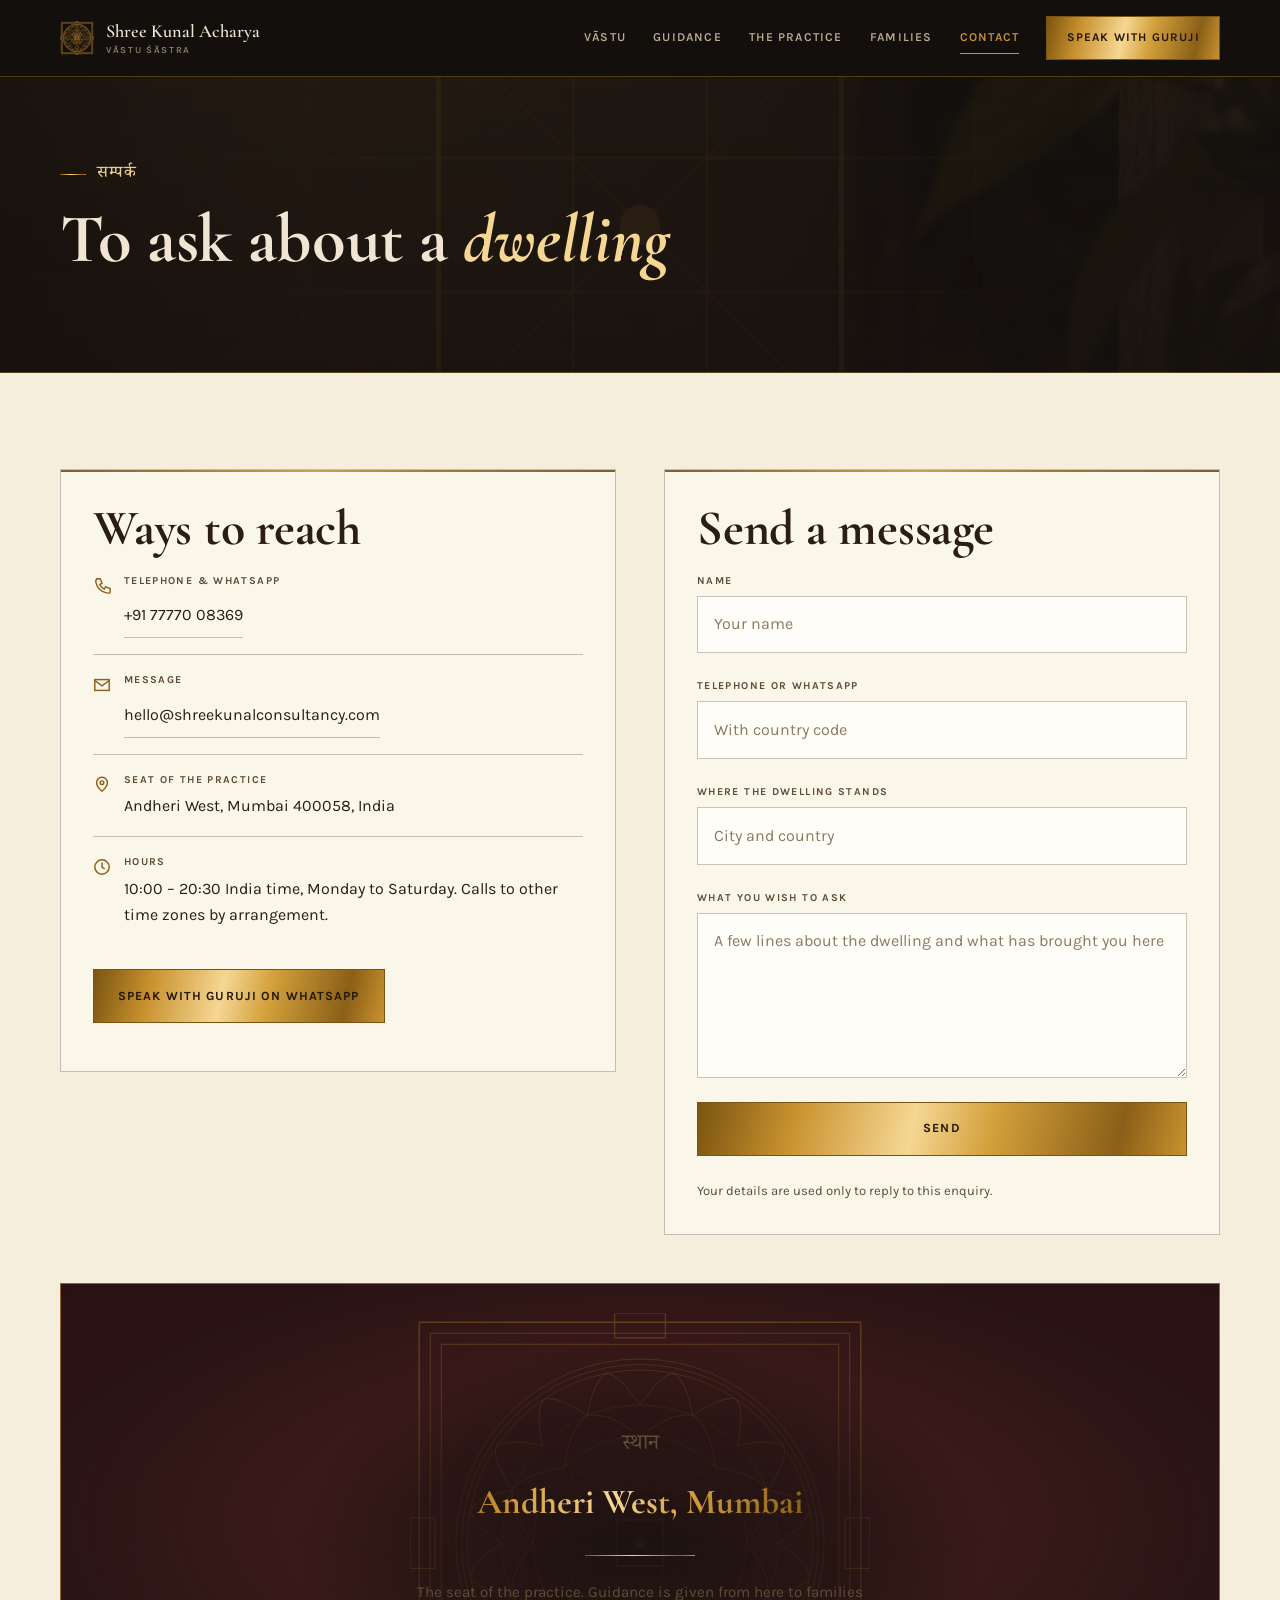
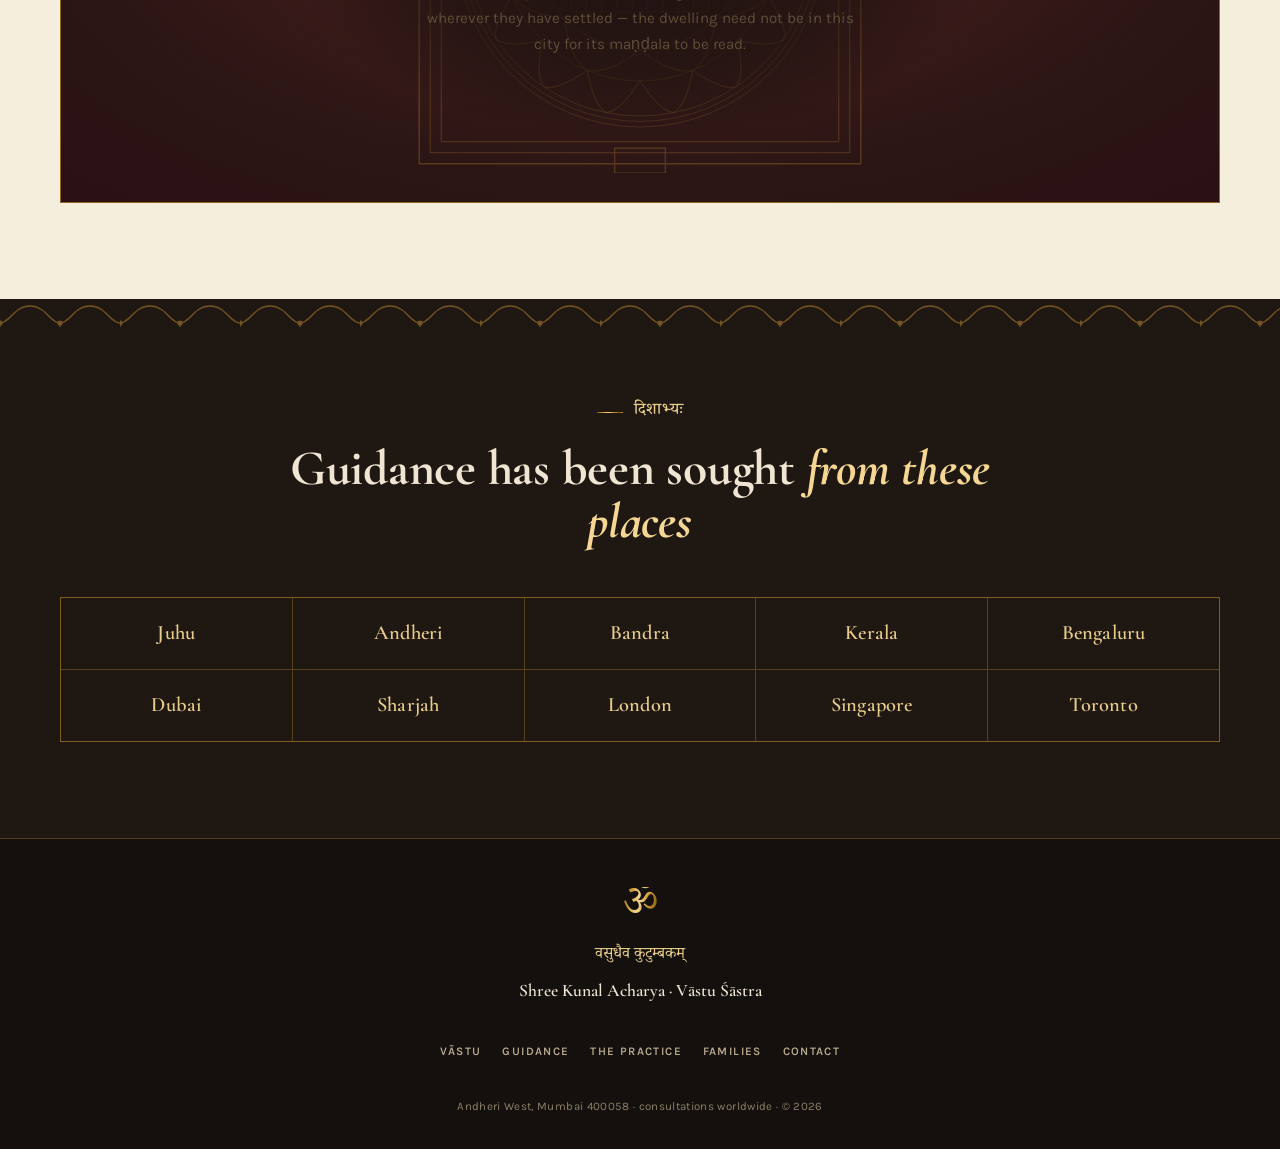
<file: contact.html>
<!DOCTYPE html>
<html lang="en">
<head>
  <meta charset="UTF-8">
  <meta name="viewport" content="width=device-width, initial-scale=1.0">
  <meta name="google-site-verification" content="eTcAwBEXMHzzOtmj7loL_bXhq1aPAVMnPyKlKAntVkM" />
  <title>Contact | Guruji Shree Kunal Acharya — Vāstu Śāstra</title>
  <meta name="description" content="Reach Guruji Shree Kunal Acharya by WhatsApp, telephone or message. Andheri West, Mumbai. Consultations worldwide, 10:00 to 20:30 India time.">

  <meta property="og:type" content="website">
  <meta property="og:site_name" content="Shree Kunal Acharya">
  <meta property="og:title" content="Contact | Guruji Shree Kunal Acharya — Vāstu Śāstra">
  <meta property="og:description" content="Reach Guruji Shree Kunal Acharya by WhatsApp, telephone or message. Andheri West, Mumbai. Consultations worldwide, 10:00 to 20:30 India time.">
  <meta property="og:url" content="https://shreekunalconsultancy.com/contact.html">
  <meta property="og:locale" content="en_IN">
  <meta property="og:image" content="https://shreekunalconsultancy.com/assets/images/og-share.jpg">
  <meta property="og:image:width" content="1200">
  <meta property="og:image:height" content="630">
  <meta property="og:image:alt" content="A lit brass diya on a wooden ledge">
  <meta name="twitter:card" content="summary_large_image">
  <meta name="twitter:title" content="Contact | Guruji Shree Kunal Acharya — Vāstu Śāstra">
  <meta name="twitter:description" content="Reach Guruji Shree Kunal Acharya by WhatsApp, telephone or message. Andheri West, Mumbai. Consultations worldwide, 10:00 to 20:30 India time.">
  <meta name="twitter:image" content="https://shreekunalconsultancy.com/assets/images/og-share.jpg">

  <link rel="canonical" href="https://shreekunalconsultancy.com/contact.html">

  <link rel="icon" type="image/png" href="assets/images/favicon-32.png" sizes="32x32">
  <link rel="icon" type="image/png" href="assets/images/favicon-64.png" sizes="64x64">
  <link rel="apple-touch-icon" href="assets/images/apple-touch-icon-180.png">

  <link rel="preconnect" href="https://fonts.googleapis.com">
  <link rel="preconnect" href="https://fonts.gstatic.com" crossorigin>
  <link href="https://fonts.googleapis.com/css2?family=Cormorant+Garamond:ital,wght@0,500;0,600;0,700;1,600&family=Karla:wght@400;500;600;700&family=Noto+Serif+Devanagari:wght@400;500;600&display=swap" rel="stylesheet">

  <link rel="stylesheet" href="css/style.css">
</head>
<body>
  <header class="site-header">
    <div class="wrap site-header__inner">
      <a class="brand" href="index.html">
        <svg class="brand__mark" aria-hidden="true" focusable="false" viewBox="0 0 1000 1000" vector-effect="non-scaling-stroke" xmlns="http://www.w3.org/2000/svg"> <g id="circles"> <circle cx="500.00" cy="500.00" r="388" fill="none" stroke="currentColor" stroke-width="2"/> <circle cx="500.00" cy="500.00" r="402" fill="none" stroke="currentColor" stroke-width="2"/> <circle cx="500.00" cy="500.00" r="416" fill="none" stroke="currentColor" stroke-width="2"/> </g> <g id="lotus16"> <path d="M 453.50,173.29 Q 457.54,148.35 500.00,126.00 Q 542.46,148.35 546.50,173.29 Z" fill="none" stroke="currentColor" stroke-width="2"/> <path d="M 582.07,180.37 Q 595.34,158.87 643.12,154.47 Q 673.80,191.37 667.98,215.96 Z" fill="none" stroke="currentColor" stroke-width="2"/> <path d="M 698.14,236.10 Q 718.63,221.32 764.46,235.54 Q 778.68,281.37 763.90,301.86 Z" fill="none" stroke="currentColor" stroke-width="2"/> <path d="M 784.04,332.02 Q 808.63,326.20 845.53,356.88 Q 841.13,404.66 819.63,417.93 Z" fill="none" stroke="currentColor" stroke-width="2"/> <path d="M 826.71,453.50 Q 851.65,457.54 874.00,500.00 Q 851.65,542.46 826.71,546.50 Z" fill="none" stroke="currentColor" stroke-width="2"/> <path d="M 819.63,582.07 Q 841.13,595.34 845.53,643.12 Q 808.63,673.80 784.04,667.98 Z" fill="none" stroke="currentColor" stroke-width="2"/> <path d="M 763.90,698.14 Q 778.68,718.63 764.46,764.46 Q 718.63,778.68 698.14,763.90 Z" fill="none" stroke="currentColor" stroke-width="2"/> <path d="M 667.98,784.04 Q 673.80,808.63 643.12,845.53 Q 595.34,841.13 582.07,819.63 Z" fill="none" stroke="currentColor" stroke-width="2"/> <path d="M 546.50,826.71 Q 542.46,851.65 500.00,874.00 Q 457.54,851.65 453.50,826.71 Z" fill="none" stroke="currentColor" stroke-width="2"/> <path d="M 417.93,819.63 Q 404.66,841.13 356.88,845.53 Q 326.20,808.63 332.02,784.04 Z" fill="none" stroke="currentColor" stroke-width="2"/> <path d="M 301.86,763.90 Q 281.37,778.68 235.54,764.46 Q 221.32,718.63 236.10,698.14 Z" fill="none" stroke="currentColor" stroke-width="2"/> <path d="M 215.96,667.98 Q 191.37,673.80 154.47,643.12 Q 158.87,595.34 180.37,582.07 Z" fill="none" stroke="currentColor" stroke-width="2"/> <path d="M 173.29,546.50 Q 148.35,542.46 126.00,500.00 Q 148.35,457.54 173.29,453.50 Z" fill="none" stroke="currentColor" stroke-width="2"/> <path d="M 180.37,417.93 Q 158.87,404.66 154.47,356.88 Q 191.37,326.20 215.96,332.02 Z" fill="none" stroke="currentColor" stroke-width="2"/> <path d="M 236.10,301.86 Q 221.32,281.37 235.54,235.54 Q 281.37,221.32 301.86,236.10 Z" fill="none" stroke="currentColor" stroke-width="2"/> <path d="M 332.02,215.96 Q 326.20,191.37 356.88,154.47 Q 404.66,158.87 417.93,180.37 Z" fill="none" stroke="currentColor" stroke-width="2"/> </g> <g id="lotus8"> <path d="M 424.67,240.72 Q 429.19,211.05 500.00,180.00 Q 570.81,211.05 575.33,240.72 Z" fill="none" stroke="currentColor" stroke-width="2"/> <path d="M 630.07,263.40 Q 654.25,245.61 726.27,273.73 Q 754.39,345.75 736.60,369.93 Z" fill="none" stroke="currentColor" stroke-width="2"/> <path d="M 759.28,424.67 Q 788.95,429.19 820.00,500.00 Q 788.95,570.81 759.28,575.33 Z" fill="none" stroke="currentColor" stroke-width="2"/> <path d="M 736.60,630.07 Q 754.39,654.25 726.27,726.27 Q 654.25,754.39 630.07,736.60 Z" fill="none" stroke="currentColor" stroke-width="2"/> <path d="M 575.33,759.28 Q 570.81,788.95 500.00,820.00 Q 429.19,788.95 424.67,759.28 Z" fill="none" stroke="currentColor" stroke-width="2"/> <path d="M 369.93,736.60 Q 345.75,754.39 273.73,726.27 Q 245.61,654.25 263.40,630.07 Z" fill="none" stroke="currentColor" stroke-width="2"/> <path d="M 240.72,575.33 Q 211.05,570.81 180.00,500.00 Q 211.05,429.19 240.72,424.67 Z" fill="none" stroke="currentColor" stroke-width="2"/> <path d="M 263.40,369.93 Q 245.61,345.75 273.73,273.73 Q 345.75,245.61 369.93,263.40 Z" fill="none" stroke="currentColor" stroke-width="2"/> </g> <g id="bhupura"> <path d="M 70.00,70.00 L 468.00,70.00 L 468.00,42.00 L 532.00,42.00 L 532.00,70.00 L 930.00,70.00 L 930.00,70.00 L 930.00,468.00 L 958.00,468.00 L 958.00,532.00 L 930.00,532.00 L 930.00,930.00 L 930.00,930.00 L 532.00,930.00 L 532.00,958.00 L 468.00,958.00 L 468.00,930.00 L 70.00,930.00 L 70.00,930.00 L 70.00,532.00 L 42.00,532.00 L 42.00,468.00 L 70.00,468.00 L 70.00,70.00 Z" fill="none" stroke="currentColor" stroke-width="2"/> <path d="M 53.00,53.00 L 468.00,53.00 L 468.00,25.00 L 532.00,25.00 L 532.00,53.00 L 947.00,53.00 L 947.00,53.00 L 947.00,468.00 L 975.00,468.00 L 975.00,532.00 L 947.00,532.00 L 947.00,947.00 L 947.00,947.00 L 532.00,947.00 L 532.00,975.00 L 468.00,975.00 L 468.00,947.00 L 53.00,947.00 L 53.00,947.00 L 53.00,532.00 L 25.00,532.00 L 25.00,468.00 L 53.00,468.00 L 53.00,53.00 Z" fill="none" stroke="currentColor" stroke-width="2"/> <path d="M 36.00,36.00 L 468.00,36.00 L 468.00,8.00 L 532.00,8.00 L 532.00,36.00 L 964.00,36.00 L 964.00,36.00 L 964.00,468.00 L 992.00,468.00 L 992.00,532.00 L 964.00,532.00 L 964.00,964.00 L 964.00,964.00 L 532.00,964.00 L 532.00,992.00 L 468.00,992.00 L 468.00,964.00 L 36.00,964.00 L 36.00,964.00 L 36.00,532.00 L 8.00,532.00 L 8.00,468.00 L 36.00,468.00 L 36.00,36.00 Z" fill="none" stroke="currentColor" stroke-width="2"/> </g> <g id="triangles"> <polygon points="500.00,523.11 366.22,286.60 633.78,286.60" fill="none" stroke="currentColor" stroke-width="2"/> <polygon points="500.00,673.33 336.58,355.86 663.42,355.86" fill="none" stroke="currentColor" stroke-width="2"/> <polygon points="500.00,760.00 256.99,407.56 743.01,407.56" fill="none" stroke="currentColor" stroke-width="2"/> <polygon points="500.00,624.16 412.84,447.89 587.16,447.89" fill="none" stroke="currentColor" stroke-width="2"/> <polygon points="500.00,552.00 445.82,473.05 554.18,473.05" fill="none" stroke="currentColor" stroke-width="2"/> <polygon points="500.00,355.86 422.67,523.11 577.33,523.11" fill="none" stroke="currentColor" stroke-width="2"/> <polygon points="500.00,240.00 245.25,552.00 754.75,552.00" fill="none" stroke="currentColor" stroke-width="2"/> <polygon points="500.00,286.60 317.59,624.16 682.41,624.16" fill="none" stroke="currentColor" stroke-width="2"/> <polygon points="500.00,407.56 385.08,673.33 614.92,673.33" fill="none" stroke="currentColor" stroke-width="2"/> </g> <g id="bindu"> <circle cx="500.00" cy="500.00" r="6" fill="currentColor" stroke="none"/> </g> </svg>
        <span class="brand__name">Shree Kunal Acharya<small>Vāstu Śāstra</small></span>
      </a>
      <button class="nav-toggle" type="button" aria-expanded="false" aria-controls="primary-nav" aria-label="Menu">
        <svg width="20" height="20" viewBox="0 0 20 20" fill="none" stroke="currentColor" stroke-width="1.6" aria-hidden="true"><path d="M2 5h16M2 10h16M2 15h16"/></svg>
      </button>
      <nav class="nav" id="primary-nav" aria-label="Primary">
          <a href="index.html">Vāstu</a>
          <a href="services.html">Guidance</a>
          <a href="about.html">The Practice</a>
          <a href="testimonials.html">Families</a>
          <a href="contact.html" aria-current="page">Contact</a>
          <a class="nav__cta" href="https://wa.me/917777008369?text=Praṇām%20Guruji%2C%20I%20wish%20to%20ask%20about%20a%20dwelling." target="_blank" rel="noopener">Speak with Guruji</a>
      </nav>
    </div>
  </header>

  <main>
    <section class="page-head">
      <div class="page-head__mandala" aria-hidden="true"><svg class="ph-mandala" xmlns="http://www.w3.org/2000/svg" viewBox="-34 -34 968 968" fill="none" stroke="currentColor" stroke-width="2" aria-hidden="true" role="presentation">
<g stroke-opacity=".5">
<line x1="100" y1="0" x2="100" y2="900"/><line x1="0" y1="100" x2="900" y2="100"/>
<line x1="200" y1="0" x2="200" y2="900"/><line x1="0" y1="200" x2="900" y2="200"/>
<line x1="300" y1="0" x2="300" y2="900"/><line x1="0" y1="300" x2="900" y2="300"/>
<line x1="400" y1="0" x2="400" y2="900"/><line x1="0" y1="400" x2="900" y2="400"/>
<line x1="500" y1="0" x2="500" y2="900"/><line x1="0" y1="500" x2="900" y2="500"/>
<line x1="600" y1="0" x2="600" y2="900"/><line x1="0" y1="600" x2="900" y2="600"/>
<line x1="700" y1="0" x2="700" y2="900"/><line x1="0" y1="700" x2="900" y2="700"/>
<line x1="800" y1="0" x2="800" y2="900"/><line x1="0" y1="800" x2="900" y2="800"/>
</g>
<g stroke-opacity=".3"><line x1="0" y1="0" x2="900" y2="900"/><line x1="900" y1="0" x2="0" y2="900"/></g>
<circle cx="450" cy="450" r="450" stroke-opacity=".4"/>
<rect x="300" y="300" width="300" height="300" stroke-width="4"/>
<circle cx="450" cy="450" r="15" fill="currentColor" stroke="none"/>
<g stroke-width="3">
<rect x="0" y="0" width="900" height="900"/>
<rect x="-16" y="-16" width="932" height="932"/>
<rect x="-32" y="-32" width="964" height="964"/>
</g><g stroke-width="3.5">
<rect x="0" y="0" width="100" height="100"/>
<rect x="800" y="0" width="100" height="100"/>
<rect x="0" y="800" width="100" height="100"/>
<rect x="800" y="800" width="100" height="100"/>
</g></svg></div>
      <div class="wrap">
        <div class="page-head__inner">
          <div>
            <span class="eyebrow" lang="sa">सम्पर्क</span>
            <h1>To ask about a <em class="gilt">dwelling</em></h1>
          </div>
        </div>
      </div>
    </section>

    <section class="section section--light">
      <div class="wrap">
        <div class="contact">
          <div class="contact__panel reveal">
            <h2>Ways to reach</h2>
            <div class="contact__row">
              <svg width="18" height="18" viewBox="0 0 20 20" fill="none" stroke="currentColor" stroke-width="1.6" aria-hidden="true"><path d="M4 3h4l2 5-2.5 1.5a11 11 0 005 5L14 12l5 2v4a1 1 0 01-1 1A15 15 0 013 5a1 1 0 011-1z"/></svg>
              <div><strong>Telephone &amp; WhatsApp</strong><a href="tel:+917777008369">+91 77770 08369</a></div>
            </div>
            <div class="contact__row">
              <svg width="18" height="18" viewBox="0 0 20 20" fill="none" stroke="currentColor" stroke-width="1.6" aria-hidden="true"><rect x="2" y="4" width="16" height="12"/><path d="M2 5l8 6 8-6"/></svg>
              <div><strong>Message</strong><a href="mailto:hello@shreekunalconsultancy.com">hello@shreekunalconsultancy.com</a></div>
            </div>
            <div class="contact__row">
              <svg width="18" height="18" viewBox="0 0 20 20" fill="none" stroke="currentColor" stroke-width="1.6" aria-hidden="true"><path d="M10 18s6-5.3 6-9.5A6 6 0 004 8.5C4 12.7 10 18 10 18z"/><circle cx="10" cy="8.5" r="2"/></svg>
              <div><strong>Seat of the practice</strong><span>Andheri West, Mumbai 400058, India</span></div>
            </div>
            <div class="contact__row">
              <svg width="18" height="18" viewBox="0 0 20 20" fill="none" stroke="currentColor" stroke-width="1.6" aria-hidden="true"><circle cx="10" cy="10" r="8"/><path d="M10 5v5l3 2"/></svg>
              <div><strong>Hours</strong><span>10:00 &ndash; 20:30 India time, Monday to Saturday. Calls to other time zones by arrangement.</span></div>
            </div>
            <p style="margin-top:var(--space-3)"><a href="https://wa.me/917777008369?text=Praṇām%20Guruji%2C%20I%20wish%20to%20ask%20about%20a%20dwelling." target="_blank" rel="noopener" class="btn btn--filled">Speak with Guruji on WhatsApp</a></p>
          </div>

          <div class="contact__panel reveal">
            <h2>Send a message</h2>
            <!-- TODO: paste your Web3Forms access key below. Get one free at web3forms.com -->
            <form class="form" id="contactForm" action="https://api.web3forms.com/submit" method="POST">
              <input type="hidden" name="access_key" value="REPLACE_WITH_YOUR_WEB3FORMS_ACCESS_KEY">
              <input type="hidden" name="subject" value="New Vāstu enquiry from the website">
              <input type="checkbox" name="botcheck" class="hp" tabindex="-1" autocomplete="off">
              <div class="form__field"><label for="name">Name</label><input type="text" id="name" name="name" required placeholder="Your name" autocomplete="name"></div>
              <div class="form__field"><label for="phone">Telephone or WhatsApp</label><input type="tel" id="phone" name="phone" required placeholder="With country code" autocomplete="tel"></div>
              <div class="form__field"><label for="place">Where the dwelling stands</label><input type="text" id="place" name="place" placeholder="City and country"></div>
              <div class="form__field"><label for="message">What you wish to ask</label><textarea id="message" name="message" rows="5" required placeholder="A few lines about the dwelling and what has brought you here"></textarea></div>
              <button type="submit" class="btn btn--filled">Send</button>
              <p class="form__note">Your details are used only to reply to this enquiry.</p>
              <div class="form__status" id="formStatus" aria-live="polite"></div>
            </form>
          </div>

          <div class="contact__panel" style="grid-column:1 / -1;padding:0;border:0;background:transparent">
            <div class="locus">
              <div class="locus__chakra" aria-hidden="true"><svg xmlns="http://www.w3.org/2000/svg" viewBox="0 0 1000 1000" fill="none" stroke="currentColor" stroke-width="2" stroke-linejoin="round" aria-hidden="true" role="presentation">
<rect x="20" y="20" width="960" height="960" stroke-width="3"/>
<rect x="44" y="44" width="912" height="912" stroke-width="2"/>
<rect x="68" y="68" width="864" height="864" stroke-width="2"/>
<rect x="445.0" y="0.0" width="110" height="54" stroke-width="2.5"/>
<rect x="445.0" y="946.0" width="110" height="54" stroke-width="2.5"/>
<rect x="0.0" y="445.0" width="54" height="110" stroke-width="2.5"/>
<rect x="946.0" y="445.0" width="54" height="110" stroke-width="2.5"/>
<circle cx="500.0" cy="500.0" r="400" stroke-opacity=".75"/>
<circle cx="500.0" cy="500.0" r="388" stroke-opacity=".75"/>
<circle cx="500.0" cy="500.0" r="376" stroke-opacity=".75"/>
<path stroke-opacity=".9" d="M500.00 200.00 Q543.31 134.07 573.35 131.22 Q600.02 145.35 614.81 222.84 M614.81 222.84 Q680.05 178.50 708.89 187.37 Q728.12 210.63 712.13 287.87 M712.13 287.87 Q789.37 271.88 812.63 291.11 Q821.50 319.95 777.16 385.19 M777.16 385.19 Q854.65 399.98 868.78 426.65 Q865.93 456.69 800.00 500.00 M800.00 500.00 Q865.93 543.31 868.78 573.35 Q854.65 600.02 777.16 614.81 M777.16 614.81 Q821.50 680.05 812.63 708.89 Q789.37 728.12 712.13 712.13 M712.13 712.13 Q728.12 789.37 708.89 812.63 Q680.05 821.50 614.81 777.16 M614.81 777.16 Q600.02 854.65 573.35 868.78 Q543.31 865.93 500.00 800.00 M500.00 800.00 Q456.69 865.93 426.65 868.78 Q399.98 854.65 385.19 777.16 M385.19 777.16 Q319.95 821.50 291.11 812.63 Q271.88 789.37 287.87 712.13 M287.87 712.13 Q210.63 728.12 187.37 708.89 Q178.50 680.05 222.84 614.81 M222.84 614.81 Q145.35 600.02 131.22 573.35 Q134.07 543.31 200.00 500.00 M200.00 500.00 Q134.07 456.69 131.22 426.65 Q145.35 399.98 222.84 385.19 M222.84 385.19 Q178.50 319.95 187.37 291.11 Q210.63 271.88 287.87 287.87 M287.87 287.87 Q271.88 210.63 291.11 187.37 Q319.95 178.50 385.19 222.84 M385.19 222.84 Q399.98 145.35 426.65 131.22 Q456.69 134.07 500.00 200.00"/>
<circle cx="500.0" cy="500.0" r="300" stroke-opacity=".6"/>
<path stroke-opacity=".9" d="M500.00 268.00 Q568.63 214.12 614.81 222.84 Q653.61 249.32 664.05 335.95 M664.05 335.95 Q750.68 346.39 777.16 385.19 Q785.88 431.37 732.00 500.00 M732.00 500.00 Q785.88 568.63 777.16 614.81 Q750.68 653.61 664.05 664.05 M664.05 664.05 Q653.61 750.68 614.81 777.16 Q568.63 785.88 500.00 732.00 M500.00 732.00 Q431.37 785.88 385.19 777.16 Q346.39 750.68 335.95 664.05 M335.95 664.05 Q249.32 653.61 222.84 614.81 Q214.12 568.63 268.00 500.00 M268.00 500.00 Q214.12 431.37 222.84 385.19 Q249.32 346.39 335.95 335.95 M335.95 335.95 Q346.39 249.32 385.19 222.84 Q431.37 214.12 500.00 268.00"/>
<circle cx="500.0" cy="500.0" r="232" stroke-opacity=".6"/>
<g stroke-opacity=".55" stroke-width="1.6">
<line x1="350.0" y1="350.0" x2="350.0" y2="650.0"/>
<line x1="350.0" y1="350.0" x2="650.0" y2="350.0"/>
<line x1="383.3" y1="350.0" x2="383.3" y2="650.0"/>
<line x1="350.0" y1="383.3" x2="650.0" y2="383.3"/>
<line x1="416.7" y1="350.0" x2="416.7" y2="650.0"/>
<line x1="350.0" y1="416.7" x2="650.0" y2="416.7"/>
<line x1="450.0" y1="350.0" x2="450.0" y2="650.0"/>
<line x1="350.0" y1="450.0" x2="650.0" y2="450.0"/>
<line x1="483.3" y1="350.0" x2="483.3" y2="650.0"/>
<line x1="350.0" y1="483.3" x2="650.0" y2="483.3"/>
<line x1="516.7" y1="350.0" x2="516.7" y2="650.0"/>
<line x1="350.0" y1="516.7" x2="650.0" y2="516.7"/>
<line x1="550.0" y1="350.0" x2="550.0" y2="650.0"/>
<line x1="350.0" y1="550.0" x2="650.0" y2="550.0"/>
<line x1="583.3" y1="350.0" x2="583.3" y2="650.0"/>
<line x1="350.0" y1="583.3" x2="650.0" y2="583.3"/>
<line x1="616.7" y1="350.0" x2="616.7" y2="650.0"/>
<line x1="350.0" y1="616.7" x2="650.0" y2="616.7"/>
<line x1="650.0" y1="350.0" x2="650.0" y2="650.0"/>
<line x1="350.0" y1="650.0" x2="650.0" y2="650.0"/>
</g>
<rect x="450.0" y="450.0" width="100.0" height="100.0" stroke-width="3.5"/>
<circle cx="500.0" cy="500.0" r="13" fill="currentColor" stroke="none"/>
</svg></div>
              <div class="locus__inner">
                <p class="locus__deva" lang="sa">स्थान</p>
                <p class="locus__place">Andheri West, Mumbai</p>
                <div class="locus__rule" aria-hidden="true"></div>
                <p class="locus__line">The seat of the practice. Guidance is given from here to families wherever they have settled &mdash; the dwelling need not be in this city for its ma&#7751;&#7693;ala to be read.</p>
              </div>
            </div>
          </div>
        </div>
      </div>
    </section>

    <section class="section section--dark seam">
      <div class="wrap">
        <div class="section-head section-head--center reveal">
          <span class="eyebrow" lang="sa">दिशाभ्यः</span>
          <h2>Guidance has been sought <em class="gilt">from these places</em></h2>
        </div>
<!-- EDIT THIS LIST: keep only places where guidance has genuinely been given. -->
        <ul class="places reveal"><li>Juhu</li><li>Andheri</li><li>Bandra</li><li>Kerala</li><li>Bengaluru</li><li>Dubai</li><li>Sharjah</li><li>London</li><li>Singapore</li><li>Toronto</li></ul>
      </div>
    </section>
  </main>

  <footer class="site-footer">
    <div class="wrap">
      <span class="footer__om" aria-hidden="true">ॐ</span>
      <p class="footer__deva" lang="sa">वसुधैव कुटुम्बकम्</p>
      <p class="footer__name">Shree Kunal Acharya &middot; Vāstu Śāstra</p>
      <nav class="footer__nav" aria-label="Footer">
        <a href="index.html">Vāstu</a>
        <a href="services.html">Guidance</a>
        <a href="about.html">The Practice</a>
        <a href="testimonials.html">Families</a>
        <a href="contact.html">Contact</a>
      </nav>
      <span class="footer__copy">Andheri West, Mumbai 400058 &middot; consultations worldwide &middot; &copy; 2026</span>
    </div>
  </footer>

  <script src="js/main.js" defer></script>
</body>
</html>
</file>
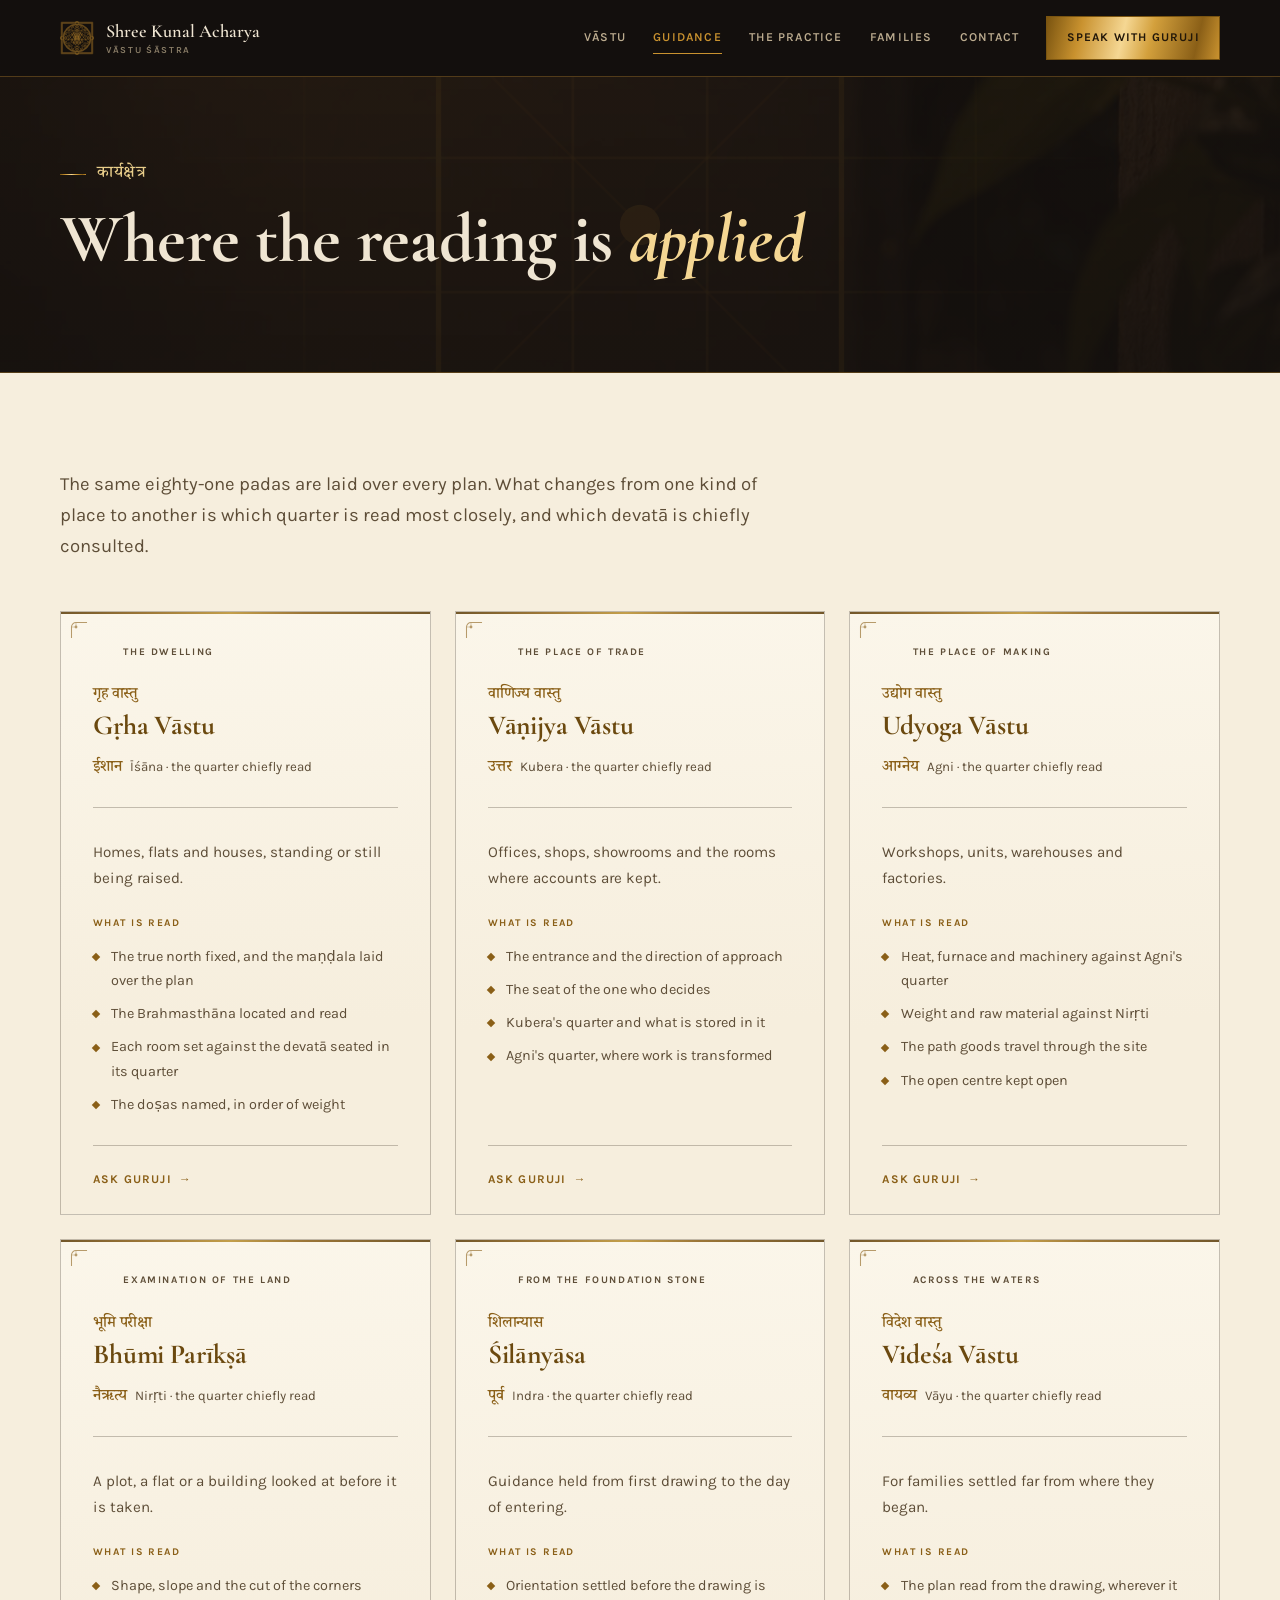
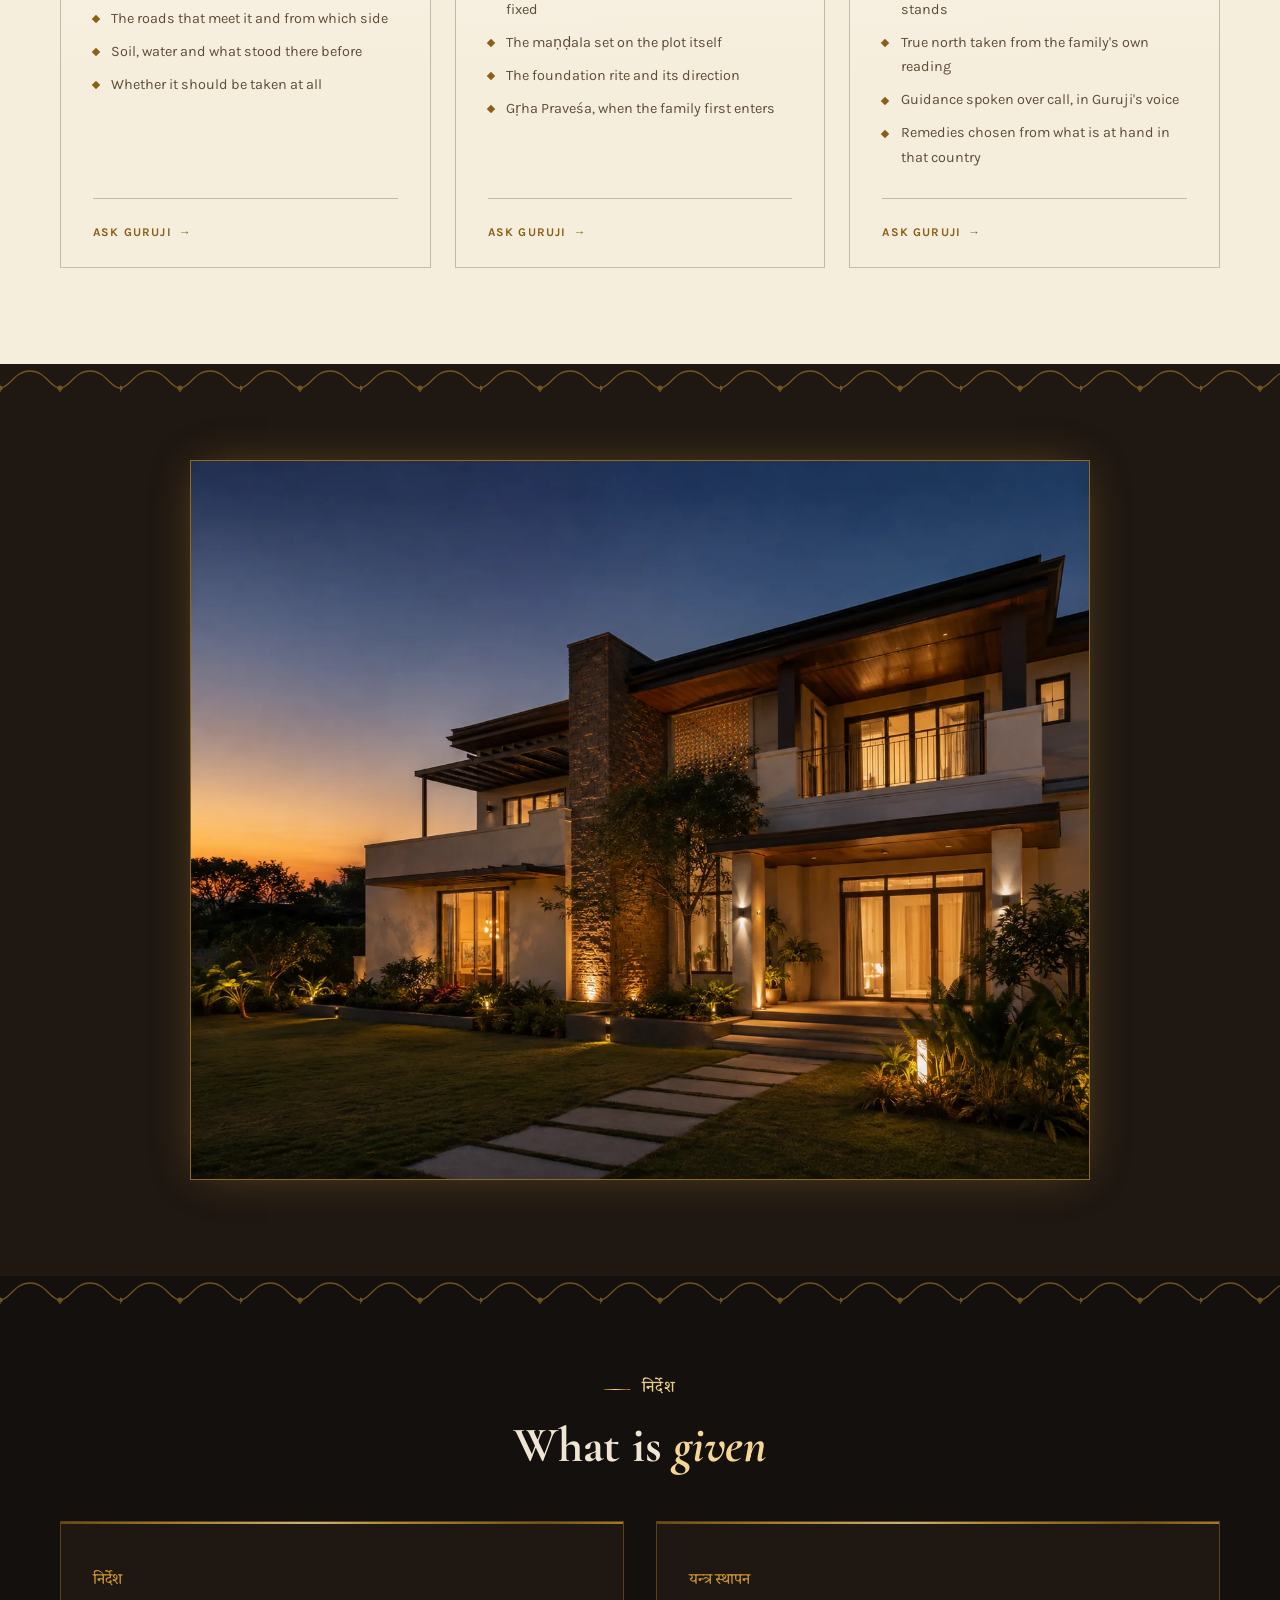
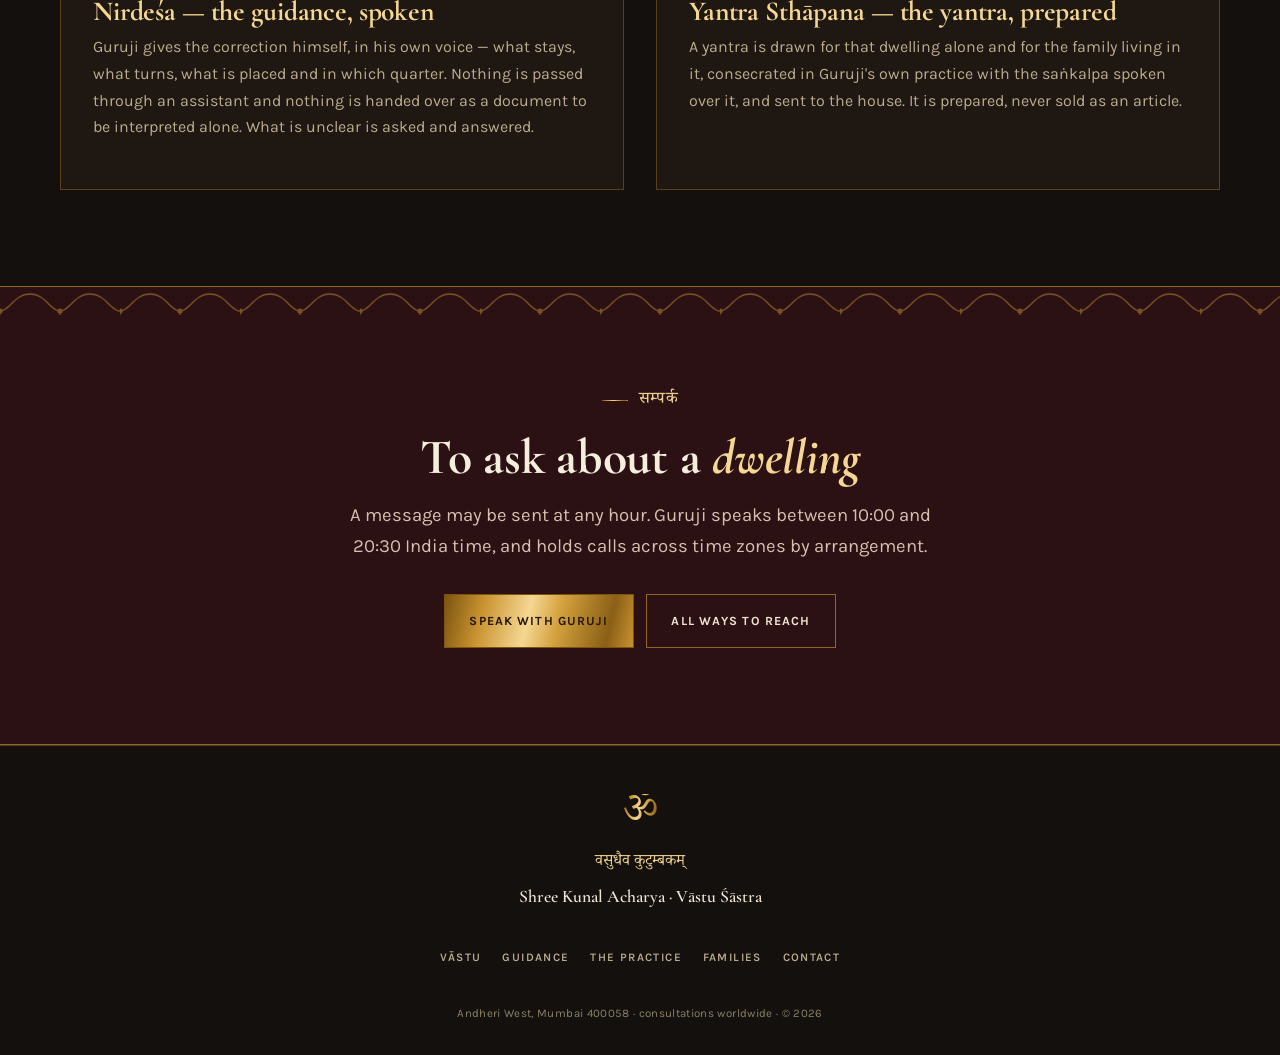
<file: services.html>
<!DOCTYPE html>
<html lang="en">
<head>
  <meta charset="UTF-8">
  <meta name="viewport" content="width=device-width, initial-scale=1.0">
  <meta name="google-site-verification" content="eTcAwBEXMHzzOtmj7loL_bXhq1aPAVMnPyKlKAntVkM" />
  <title>Guidance | Shree Kunal Acharya — Vāstu Śāstra</title>
  <meta name="description" content="Six kinds of place read in the classical Vāstu tradition: dwellings, trade, industry, land, foundation and guidance across the waters.">

  <meta property="og:type" content="website">
  <meta property="og:site_name" content="Shree Kunal Acharya">
  <meta property="og:title" content="Guidance | Shree Kunal Acharya — Vāstu Śāstra">
  <meta property="og:description" content="Six kinds of place read in the classical Vāstu tradition: dwellings, trade, industry, land, foundation and guidance across the waters.">
  <meta property="og:url" content="https://shreekunalconsultancy.com/services.html">
  <meta property="og:locale" content="en_IN">
  <meta property="og:image" content="https://shreekunalconsultancy.com/assets/images/og-share.jpg">
  <meta property="og:image:width" content="1200">
  <meta property="og:image:height" content="630">
  <meta property="og:image:alt" content="A lit brass diya on a wooden ledge">
  <meta name="twitter:card" content="summary_large_image">
  <meta name="twitter:title" content="Guidance | Shree Kunal Acharya — Vāstu Śāstra">
  <meta name="twitter:description" content="Six kinds of place read in the classical Vāstu tradition: dwellings, trade, industry, land, foundation and guidance across the waters.">
  <meta name="twitter:image" content="https://shreekunalconsultancy.com/assets/images/og-share.jpg">

  <link rel="canonical" href="https://shreekunalconsultancy.com/services.html">

  <link rel="icon" type="image/png" href="assets/images/favicon-32.png" sizes="32x32">
  <link rel="icon" type="image/png" href="assets/images/favicon-64.png" sizes="64x64">
  <link rel="apple-touch-icon" href="assets/images/apple-touch-icon-180.png">

  <link rel="preconnect" href="https://fonts.googleapis.com">
  <link rel="preconnect" href="https://fonts.gstatic.com" crossorigin>
  <link href="https://fonts.googleapis.com/css2?family=Cormorant+Garamond:ital,wght@0,500;0,600;0,700;1,600&family=Karla:wght@400;500;600;700&family=Noto+Serif+Devanagari:wght@400;500;600&display=swap" rel="stylesheet">

  <link rel="stylesheet" href="css/style.css">
</head>
<body>
  <header class="site-header">
    <div class="wrap site-header__inner">
      <a class="brand" href="index.html">
        <svg class="brand__mark" aria-hidden="true" focusable="false" viewBox="0 0 1000 1000" vector-effect="non-scaling-stroke" xmlns="http://www.w3.org/2000/svg"> <g id="circles"> <circle cx="500.00" cy="500.00" r="388" fill="none" stroke="currentColor" stroke-width="2"/> <circle cx="500.00" cy="500.00" r="402" fill="none" stroke="currentColor" stroke-width="2"/> <circle cx="500.00" cy="500.00" r="416" fill="none" stroke="currentColor" stroke-width="2"/> </g> <g id="lotus16"> <path d="M 453.50,173.29 Q 457.54,148.35 500.00,126.00 Q 542.46,148.35 546.50,173.29 Z" fill="none" stroke="currentColor" stroke-width="2"/> <path d="M 582.07,180.37 Q 595.34,158.87 643.12,154.47 Q 673.80,191.37 667.98,215.96 Z" fill="none" stroke="currentColor" stroke-width="2"/> <path d="M 698.14,236.10 Q 718.63,221.32 764.46,235.54 Q 778.68,281.37 763.90,301.86 Z" fill="none" stroke="currentColor" stroke-width="2"/> <path d="M 784.04,332.02 Q 808.63,326.20 845.53,356.88 Q 841.13,404.66 819.63,417.93 Z" fill="none" stroke="currentColor" stroke-width="2"/> <path d="M 826.71,453.50 Q 851.65,457.54 874.00,500.00 Q 851.65,542.46 826.71,546.50 Z" fill="none" stroke="currentColor" stroke-width="2"/> <path d="M 819.63,582.07 Q 841.13,595.34 845.53,643.12 Q 808.63,673.80 784.04,667.98 Z" fill="none" stroke="currentColor" stroke-width="2"/> <path d="M 763.90,698.14 Q 778.68,718.63 764.46,764.46 Q 718.63,778.68 698.14,763.90 Z" fill="none" stroke="currentColor" stroke-width="2"/> <path d="M 667.98,784.04 Q 673.80,808.63 643.12,845.53 Q 595.34,841.13 582.07,819.63 Z" fill="none" stroke="currentColor" stroke-width="2"/> <path d="M 546.50,826.71 Q 542.46,851.65 500.00,874.00 Q 457.54,851.65 453.50,826.71 Z" fill="none" stroke="currentColor" stroke-width="2"/> <path d="M 417.93,819.63 Q 404.66,841.13 356.88,845.53 Q 326.20,808.63 332.02,784.04 Z" fill="none" stroke="currentColor" stroke-width="2"/> <path d="M 301.86,763.90 Q 281.37,778.68 235.54,764.46 Q 221.32,718.63 236.10,698.14 Z" fill="none" stroke="currentColor" stroke-width="2"/> <path d="M 215.96,667.98 Q 191.37,673.80 154.47,643.12 Q 158.87,595.34 180.37,582.07 Z" fill="none" stroke="currentColor" stroke-width="2"/> <path d="M 173.29,546.50 Q 148.35,542.46 126.00,500.00 Q 148.35,457.54 173.29,453.50 Z" fill="none" stroke="currentColor" stroke-width="2"/> <path d="M 180.37,417.93 Q 158.87,404.66 154.47,356.88 Q 191.37,326.20 215.96,332.02 Z" fill="none" stroke="currentColor" stroke-width="2"/> <path d="M 236.10,301.86 Q 221.32,281.37 235.54,235.54 Q 281.37,221.32 301.86,236.10 Z" fill="none" stroke="currentColor" stroke-width="2"/> <path d="M 332.02,215.96 Q 326.20,191.37 356.88,154.47 Q 404.66,158.87 417.93,180.37 Z" fill="none" stroke="currentColor" stroke-width="2"/> </g> <g id="lotus8"> <path d="M 424.67,240.72 Q 429.19,211.05 500.00,180.00 Q 570.81,211.05 575.33,240.72 Z" fill="none" stroke="currentColor" stroke-width="2"/> <path d="M 630.07,263.40 Q 654.25,245.61 726.27,273.73 Q 754.39,345.75 736.60,369.93 Z" fill="none" stroke="currentColor" stroke-width="2"/> <path d="M 759.28,424.67 Q 788.95,429.19 820.00,500.00 Q 788.95,570.81 759.28,575.33 Z" fill="none" stroke="currentColor" stroke-width="2"/> <path d="M 736.60,630.07 Q 754.39,654.25 726.27,726.27 Q 654.25,754.39 630.07,736.60 Z" fill="none" stroke="currentColor" stroke-width="2"/> <path d="M 575.33,759.28 Q 570.81,788.95 500.00,820.00 Q 429.19,788.95 424.67,759.28 Z" fill="none" stroke="currentColor" stroke-width="2"/> <path d="M 369.93,736.60 Q 345.75,754.39 273.73,726.27 Q 245.61,654.25 263.40,630.07 Z" fill="none" stroke="currentColor" stroke-width="2"/> <path d="M 240.72,575.33 Q 211.05,570.81 180.00,500.00 Q 211.05,429.19 240.72,424.67 Z" fill="none" stroke="currentColor" stroke-width="2"/> <path d="M 263.40,369.93 Q 245.61,345.75 273.73,273.73 Q 345.75,245.61 369.93,263.40 Z" fill="none" stroke="currentColor" stroke-width="2"/> </g> <g id="bhupura"> <path d="M 70.00,70.00 L 468.00,70.00 L 468.00,42.00 L 532.00,42.00 L 532.00,70.00 L 930.00,70.00 L 930.00,70.00 L 930.00,468.00 L 958.00,468.00 L 958.00,532.00 L 930.00,532.00 L 930.00,930.00 L 930.00,930.00 L 532.00,930.00 L 532.00,958.00 L 468.00,958.00 L 468.00,930.00 L 70.00,930.00 L 70.00,930.00 L 70.00,532.00 L 42.00,532.00 L 42.00,468.00 L 70.00,468.00 L 70.00,70.00 Z" fill="none" stroke="currentColor" stroke-width="2"/> <path d="M 53.00,53.00 L 468.00,53.00 L 468.00,25.00 L 532.00,25.00 L 532.00,53.00 L 947.00,53.00 L 947.00,53.00 L 947.00,468.00 L 975.00,468.00 L 975.00,532.00 L 947.00,532.00 L 947.00,947.00 L 947.00,947.00 L 532.00,947.00 L 532.00,975.00 L 468.00,975.00 L 468.00,947.00 L 53.00,947.00 L 53.00,947.00 L 53.00,532.00 L 25.00,532.00 L 25.00,468.00 L 53.00,468.00 L 53.00,53.00 Z" fill="none" stroke="currentColor" stroke-width="2"/> <path d="M 36.00,36.00 L 468.00,36.00 L 468.00,8.00 L 532.00,8.00 L 532.00,36.00 L 964.00,36.00 L 964.00,36.00 L 964.00,468.00 L 992.00,468.00 L 992.00,532.00 L 964.00,532.00 L 964.00,964.00 L 964.00,964.00 L 532.00,964.00 L 532.00,992.00 L 468.00,992.00 L 468.00,964.00 L 36.00,964.00 L 36.00,964.00 L 36.00,532.00 L 8.00,532.00 L 8.00,468.00 L 36.00,468.00 L 36.00,36.00 Z" fill="none" stroke="currentColor" stroke-width="2"/> </g> <g id="triangles"> <polygon points="500.00,523.11 366.22,286.60 633.78,286.60" fill="none" stroke="currentColor" stroke-width="2"/> <polygon points="500.00,673.33 336.58,355.86 663.42,355.86" fill="none" stroke="currentColor" stroke-width="2"/> <polygon points="500.00,760.00 256.99,407.56 743.01,407.56" fill="none" stroke="currentColor" stroke-width="2"/> <polygon points="500.00,624.16 412.84,447.89 587.16,447.89" fill="none" stroke="currentColor" stroke-width="2"/> <polygon points="500.00,552.00 445.82,473.05 554.18,473.05" fill="none" stroke="currentColor" stroke-width="2"/> <polygon points="500.00,355.86 422.67,523.11 577.33,523.11" fill="none" stroke="currentColor" stroke-width="2"/> <polygon points="500.00,240.00 245.25,552.00 754.75,552.00" fill="none" stroke="currentColor" stroke-width="2"/> <polygon points="500.00,286.60 317.59,624.16 682.41,624.16" fill="none" stroke="currentColor" stroke-width="2"/> <polygon points="500.00,407.56 385.08,673.33 614.92,673.33" fill="none" stroke="currentColor" stroke-width="2"/> </g> <g id="bindu"> <circle cx="500.00" cy="500.00" r="6" fill="currentColor" stroke="none"/> </g> </svg>
        <span class="brand__name">Shree Kunal Acharya<small>Vāstu Śāstra</small></span>
      </a>
      <button class="nav-toggle" type="button" aria-expanded="false" aria-controls="primary-nav" aria-label="Menu">
        <svg width="20" height="20" viewBox="0 0 20 20" fill="none" stroke="currentColor" stroke-width="1.6" aria-hidden="true"><path d="M2 5h16M2 10h16M2 15h16"/></svg>
      </button>
      <nav class="nav" id="primary-nav" aria-label="Primary">
          <a href="index.html">Vāstu</a>
          <a href="services.html" aria-current="page">Guidance</a>
          <a href="about.html">The Practice</a>
          <a href="testimonials.html">Families</a>
          <a href="contact.html">Contact</a>
          <a class="nav__cta" href="https://wa.me/917777008369?text=Praṇām%20Guruji%2C%20I%20wish%20to%20ask%20about%20a%20dwelling." target="_blank" rel="noopener">Speak with Guruji</a>
      </nav>
    </div>
  </header>

  <main>
    <section class="page-head">
      <div class="page-head__mandala" aria-hidden="true"><svg class="ph-mandala" xmlns="http://www.w3.org/2000/svg" viewBox="-34 -34 968 968" fill="none" stroke="currentColor" stroke-width="2" aria-hidden="true" role="presentation">
<g stroke-opacity=".5">
<line x1="100" y1="0" x2="100" y2="900"/><line x1="0" y1="100" x2="900" y2="100"/>
<line x1="200" y1="0" x2="200" y2="900"/><line x1="0" y1="200" x2="900" y2="200"/>
<line x1="300" y1="0" x2="300" y2="900"/><line x1="0" y1="300" x2="900" y2="300"/>
<line x1="400" y1="0" x2="400" y2="900"/><line x1="0" y1="400" x2="900" y2="400"/>
<line x1="500" y1="0" x2="500" y2="900"/><line x1="0" y1="500" x2="900" y2="500"/>
<line x1="600" y1="0" x2="600" y2="900"/><line x1="0" y1="600" x2="900" y2="600"/>
<line x1="700" y1="0" x2="700" y2="900"/><line x1="0" y1="700" x2="900" y2="700"/>
<line x1="800" y1="0" x2="800" y2="900"/><line x1="0" y1="800" x2="900" y2="800"/>
</g>
<g stroke-opacity=".3"><line x1="0" y1="0" x2="900" y2="900"/><line x1="900" y1="0" x2="0" y2="900"/></g>
<circle cx="450" cy="450" r="450" stroke-opacity=".4"/>
<rect x="300" y="300" width="300" height="300" stroke-width="4"/>
<circle cx="450" cy="450" r="15" fill="currentColor" stroke="none"/>
<g stroke-width="3">
<rect x="0" y="0" width="900" height="900"/>
<rect x="-16" y="-16" width="932" height="932"/>
<rect x="-32" y="-32" width="964" height="964"/>
</g><g stroke-width="3.5">
<rect x="0" y="0" width="100" height="100"/>
<rect x="800" y="0" width="100" height="100"/>
<rect x="0" y="800" width="100" height="100"/>
<rect x="800" y="800" width="100" height="100"/>
</g></svg></div>
      <div class="wrap">
        <div class="page-head__inner">
          <div>
            <span class="eyebrow" lang="sa">कार्यक्षेत्र</span>
            <h1>Where the reading is <em class="gilt">applied</em></h1>
          </div>
        </div>
      </div>
    </section>

    <section class="section section--light">
      <div class="wrap">
        <div class="section-head reveal">
          <p class="lede">The same eighty-one padas are laid over every plan. What changes from one kind of place to another is which quarter is read most closely, and which devatā is chiefly consulted.</p>
        </div>
        <div class="services">
          <article class="service reveal">
            <div class="service__seat">The dwelling</div>
            <h3><span class="deva deva--sm" lang="sa">गृह वास्तु</span>Gṛha Vāstu</h3>
            <div class="service__dik"><b lang="sa">ईशान</b><span>Īśāna &middot; the quarter chiefly read</span></div>
            <p class="service__desc">Homes, flats and houses, standing or still being raised.</p>
            <div class="service__list-label">What is read</div>
            <ul class="service__list"><li>The true north fixed, and the maṇḍala laid over the plan</li><li>The Brahmasthāna located and read</li><li>Each room set against the devatā seated in its quarter</li><li>The doṣas named, in order of weight</li></ul>
            <a class="service__cta" href="https://wa.me/917777008369?text=Praṇām%20Guruji%2C%20I%20wish%20to%20ask%20about%20Gṛha%20Vāstu." target="_blank" rel="noopener">Ask Guruji <span aria-hidden="true">&rarr;</span></a>
          </article>
          <article class="service reveal">
            <div class="service__seat">The place of trade</div>
            <h3><span class="deva deva--sm" lang="sa">वाणिज्य वास्तु</span>Vāṇijya Vāstu</h3>
            <div class="service__dik"><b lang="sa">उत्तर</b><span>Kubera &middot; the quarter chiefly read</span></div>
            <p class="service__desc">Offices, shops, showrooms and the rooms where accounts are kept.</p>
            <div class="service__list-label">What is read</div>
            <ul class="service__list"><li>The entrance and the direction of approach</li><li>The seat of the one who decides</li><li>Kubera's quarter and what is stored in it</li><li>Agni's quarter, where work is transformed</li></ul>
            <a class="service__cta" href="https://wa.me/917777008369?text=Praṇām%20Guruji%2C%20I%20wish%20to%20ask%20about%20Vāṇijya%20Vāstu." target="_blank" rel="noopener">Ask Guruji <span aria-hidden="true">&rarr;</span></a>
          </article>
          <article class="service reveal">
            <div class="service__seat">The place of making</div>
            <h3><span class="deva deva--sm" lang="sa">उद्योग वास्तु</span>Udyoga Vāstu</h3>
            <div class="service__dik"><b lang="sa">आग्नेय</b><span>Agni &middot; the quarter chiefly read</span></div>
            <p class="service__desc">Workshops, units, warehouses and factories.</p>
            <div class="service__list-label">What is read</div>
            <ul class="service__list"><li>Heat, furnace and machinery against Agni's quarter</li><li>Weight and raw material against Nirṛti</li><li>The path goods travel through the site</li><li>The open centre kept open</li></ul>
            <a class="service__cta" href="https://wa.me/917777008369?text=Praṇām%20Guruji%2C%20I%20wish%20to%20ask%20about%20Udyoga%20Vāstu." target="_blank" rel="noopener">Ask Guruji <span aria-hidden="true">&rarr;</span></a>
          </article>
          <article class="service reveal">
            <div class="service__seat">Examination of the land</div>
            <h3><span class="deva deva--sm" lang="sa">भूमि परीक्षा</span>Bhūmi Parīkṣā</h3>
            <div class="service__dik"><b lang="sa">नैऋत्य</b><span>Nirṛti &middot; the quarter chiefly read</span></div>
            <p class="service__desc">A plot, a flat or a building looked at before it is taken.</p>
            <div class="service__list-label">What is read</div>
            <ul class="service__list"><li>Shape, slope and the cut of the corners</li><li>The roads that meet it and from which side</li><li>Soil, water and what stood there before</li><li>Whether it should be taken at all</li></ul>
            <a class="service__cta" href="https://wa.me/917777008369?text=Praṇām%20Guruji%2C%20I%20wish%20to%20ask%20about%20Bhūmi%20Parīkṣā." target="_blank" rel="noopener">Ask Guruji <span aria-hidden="true">&rarr;</span></a>
          </article>
          <article class="service reveal">
            <div class="service__seat">From the foundation stone</div>
            <h3><span class="deva deva--sm" lang="sa">शिलान्यास</span>Śilānyāsa</h3>
            <div class="service__dik"><b lang="sa">पूर्व</b><span>Indra &middot; the quarter chiefly read</span></div>
            <p class="service__desc">Guidance held from first drawing to the day of entering.</p>
            <div class="service__list-label">What is read</div>
            <ul class="service__list"><li>Orientation settled before the drawing is fixed</li><li>The maṇḍala set on the plot itself</li><li>The foundation rite and its direction</li><li>Gṛha Praveśa, when the family first enters</li></ul>
            <a class="service__cta" href="https://wa.me/917777008369?text=Praṇām%20Guruji%2C%20I%20wish%20to%20ask%20about%20Śilānyāsa." target="_blank" rel="noopener">Ask Guruji <span aria-hidden="true">&rarr;</span></a>
          </article>
          <article class="service reveal">
            <div class="service__seat">Across the waters</div>
            <h3><span class="deva deva--sm" lang="sa">विदेश वास्तु</span>Videśa Vāstu</h3>
            <div class="service__dik"><b lang="sa">वायव्य</b><span>Vāyu &middot; the quarter chiefly read</span></div>
            <p class="service__desc">For families settled far from where they began.</p>
            <div class="service__list-label">What is read</div>
            <ul class="service__list"><li>The plan read from the drawing, wherever it stands</li><li>True north taken from the family's own reading</li><li>Guidance spoken over call, in Guruji's voice</li><li>Remedies chosen from what is at hand in that country</li></ul>
            <a class="service__cta" href="https://wa.me/917777008369?text=Praṇām%20Guruji%2C%20I%20wish%20to%20ask%20about%20Videśa%20Vāstu." target="_blank" rel="noopener">Ask Guruji <span aria-hidden="true">&rarr;</span></a>
          </article>
        </div>
      </div>
    </section>

    <section class="section section--dark seam">
      <div class="wrap">
        <div class="services-banner reveal">
          <picture>
            <source srcset="assets/images/about-house-dusk.webp" type="image/webp">
            <img src="assets/images/about-house-dusk.jpg" alt="A house lit warmly at dusk" width="1402" height="1122" loading="lazy" decoding="async">
          </picture>
        </div>
      </div>
    </section>

    <section class="section seam">
      <div class="wrap">
        <div class="section-head section-head--center reveal">
          <span class="eyebrow" lang="sa">निर्देश</span>
          <h2>What is <em class="gilt">given</em></h2>
        </div>
        <div class="offering reveal">
          <div class="offer">
            <h3><span class="deva deva--sm" lang="sa">निर्देश</span>Nirdeśa &mdash; the guidance, spoken</h3>
            <p>Guruji gives the correction himself, in his own voice — what stays, what turns, what is placed and in which quarter. Nothing is passed through an assistant and nothing is handed over as a document to be interpreted alone. What is unclear is asked and answered.</p>
          </div>
          <div class="offer">
            <h3><span class="deva deva--sm" lang="sa">यन्त्र स्थापन</span>Yantra Sthāpana &mdash; the yantra, prepared</h3>
            <p>A yantra is drawn for that dwelling alone and for the family living in it, consecrated in Guruji's own practice with the saṅkalpa spoken over it, and sent to the house. It is prepared, never sold as an article.</p>
          </div>
        </div>
      </div>
    </section>

    <section class="section cta-strip seam">
      <div class="wrap" style="text-align:center;max-width:44em">
        <span class="eyebrow" lang="sa">सम्पर्क</span>
        <h2>To ask about a <em>dwelling</em></h2>
        <p class="lede" style="margin-inline:auto">A message may be sent at any hour. Guruji speaks between 10:00 and 20:30 India time, and holds calls across time zones by arrangement.</p>
        <div class="hero__ctas" style="justify-content:center">
          <a href="https://wa.me/917777008369?text=Praṇām%20Guruji%2C%20I%20wish%20to%20ask%20about%20a%20dwelling." target="_blank" rel="noopener" class="btn btn--filled">Speak with Guruji</a>
          <a href="contact.html" class="btn btn--outline">All ways to reach</a>
        </div>
      </div>
    </section>
  </main>

  <footer class="site-footer">
    <div class="wrap">
      <span class="footer__om" aria-hidden="true">ॐ</span>
      <p class="footer__deva" lang="sa">वसुधैव कुटुम्बकम्</p>
      <p class="footer__name">Shree Kunal Acharya &middot; Vāstu Śāstra</p>
      <nav class="footer__nav" aria-label="Footer">
        <a href="index.html">Vāstu</a>
        <a href="services.html">Guidance</a>
        <a href="about.html">The Practice</a>
        <a href="testimonials.html">Families</a>
        <a href="contact.html">Contact</a>
      </nav>
      <span class="footer__copy">Andheri West, Mumbai 400058 &middot; consultations worldwide &middot; &copy; 2026</span>
    </div>
  </footer>

  <script src="js/main.js" defer></script>
</body>
</html>
</file>
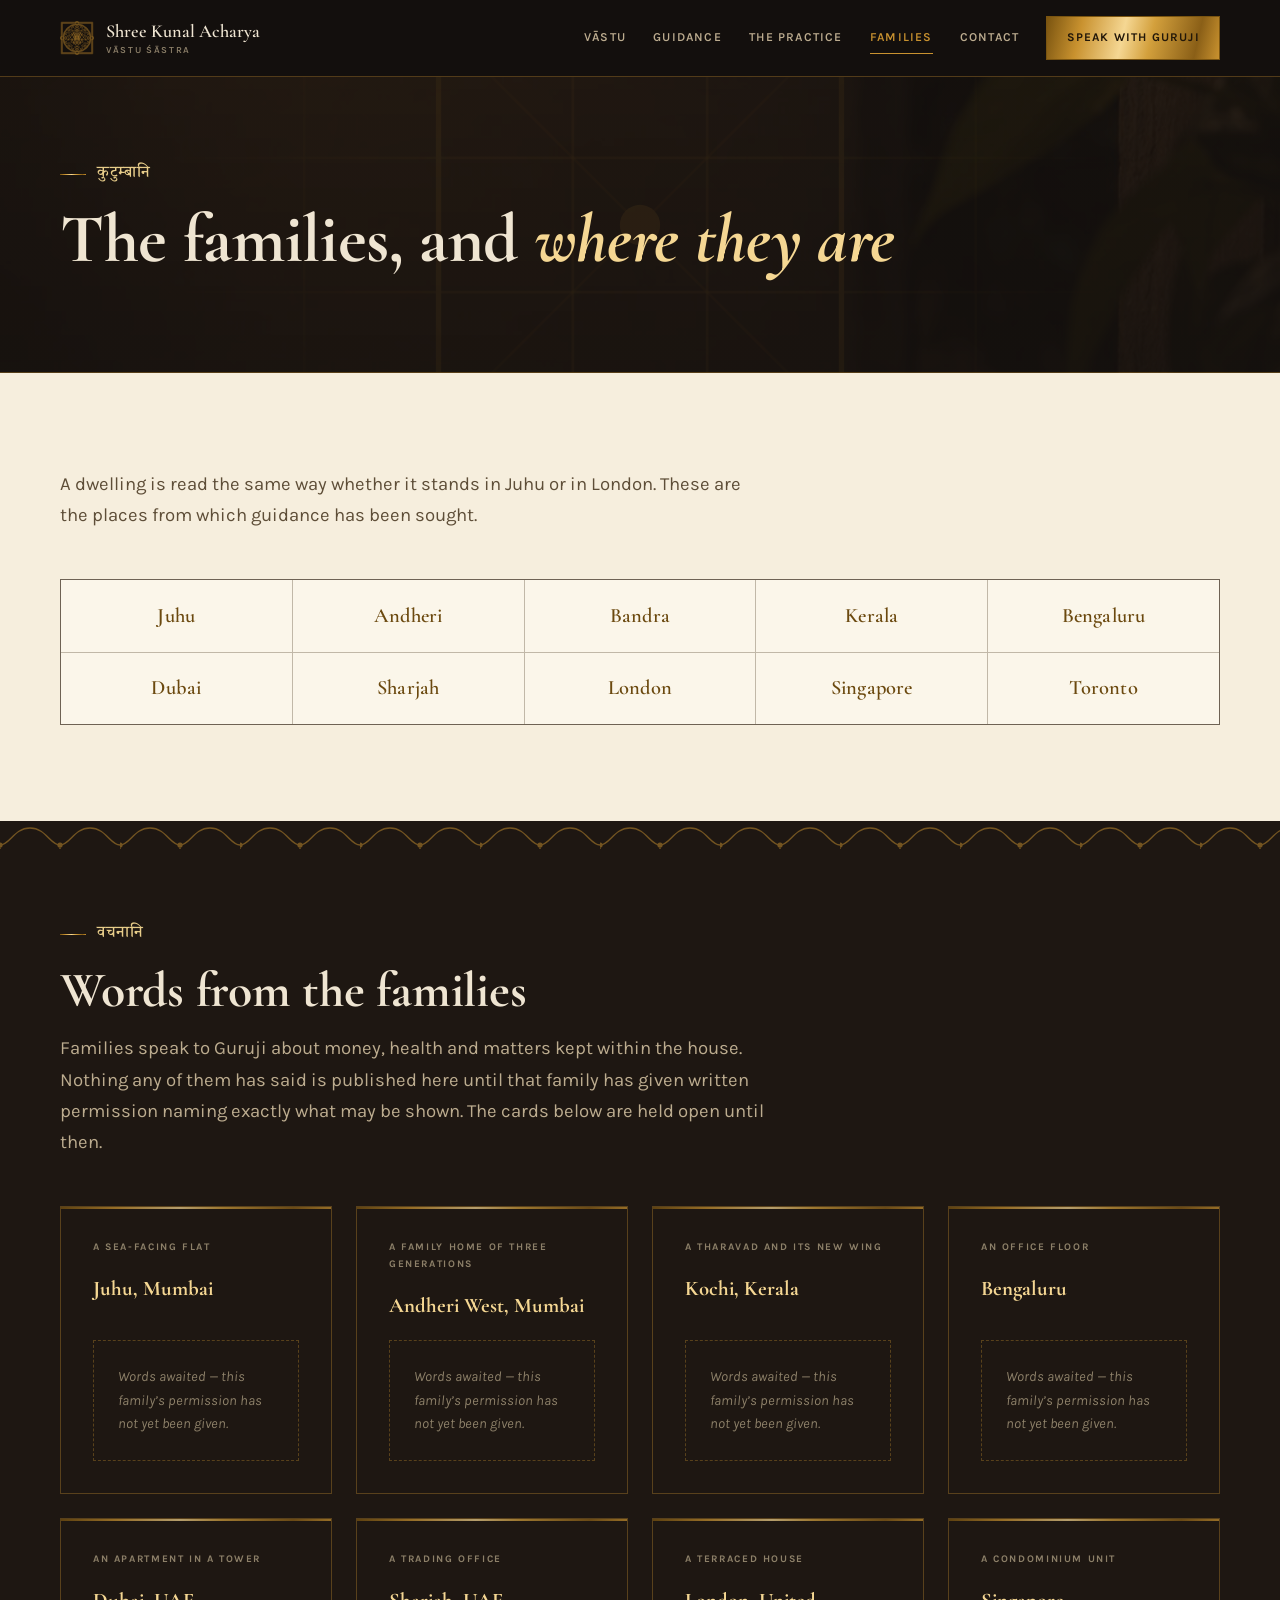
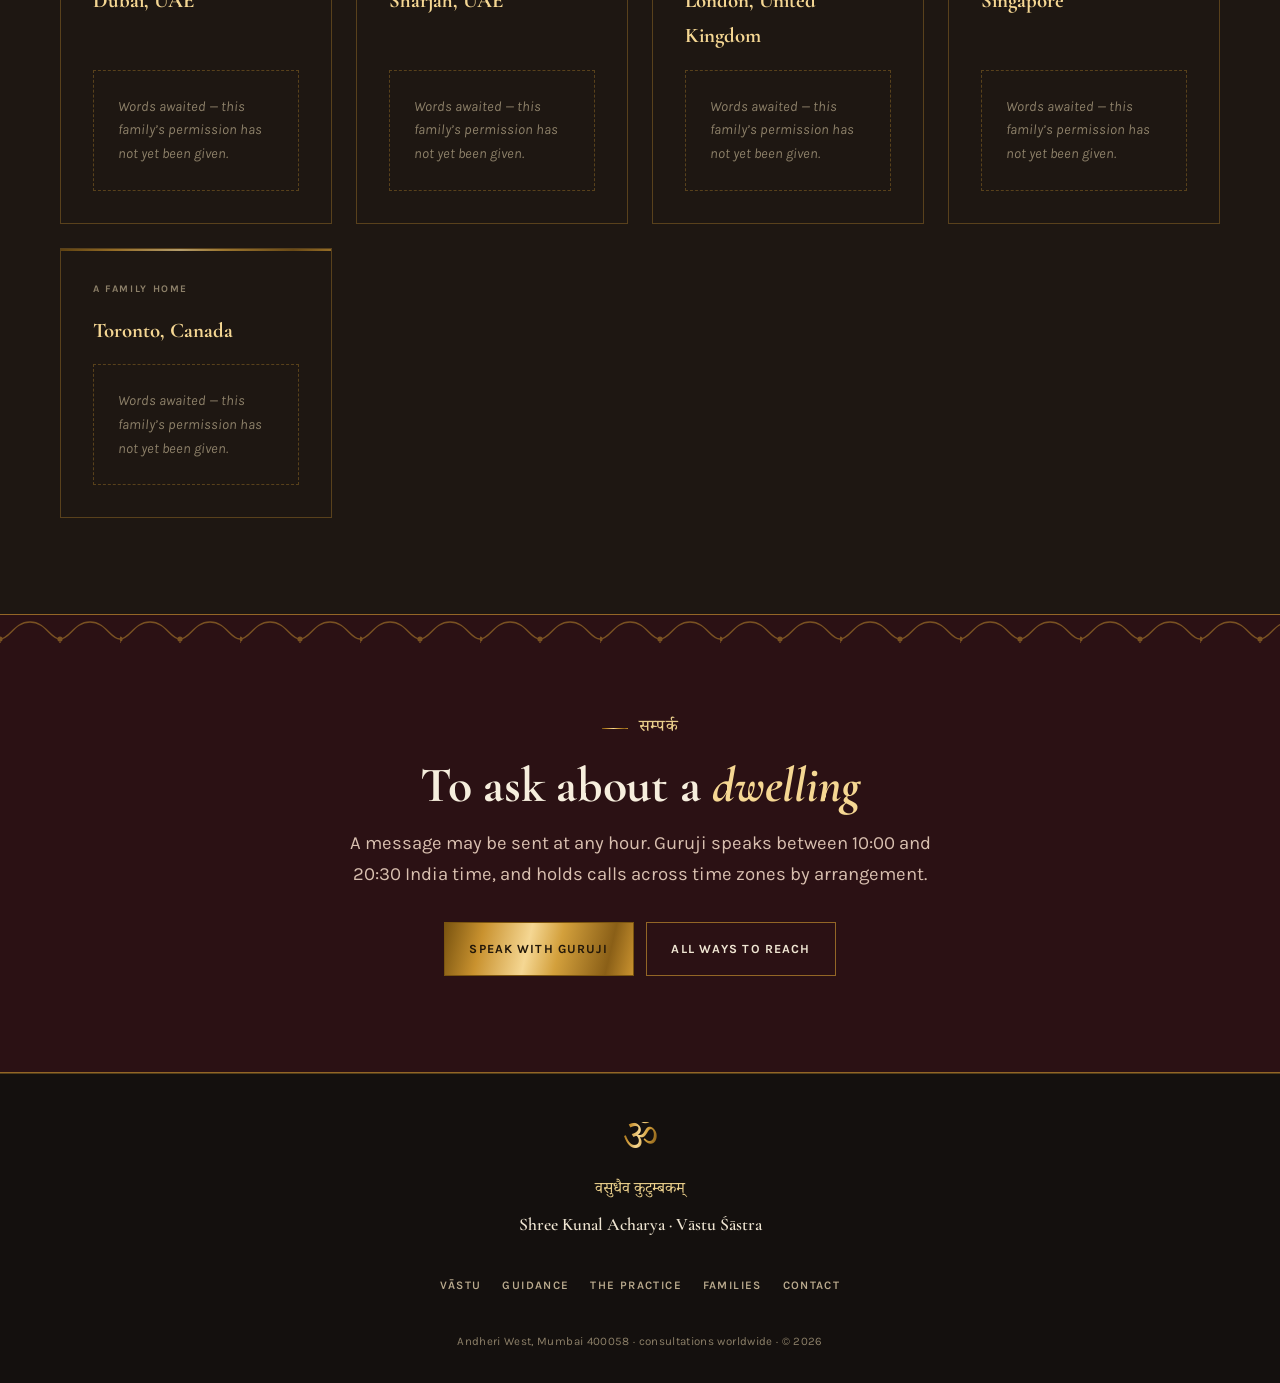
<file: testimonials.html>
<!DOCTYPE html>
<html lang="en">
<head>
  <meta charset="UTF-8">
  <meta name="viewport" content="width=device-width, initial-scale=1.0">
  <meta name="google-site-verification" content="eTcAwBEXMHzzOtmj7loL_bXhq1aPAVMnPyKlKAntVkM" />
  <title>Families | Guruji Shree Kunal Acharya — Vāstu Śāstra</title>
  <meta name="description" content="The places from which guidance has been sought from Guruji Shree Kunal Acharya — Mumbai, Kerala, the Gulf, the United Kingdom and beyond.">

  <meta property="og:type" content="website">
  <meta property="og:site_name" content="Shree Kunal Acharya">
  <meta property="og:title" content="Families | Guruji Shree Kunal Acharya — Vāstu Śāstra">
  <meta property="og:description" content="The places from which guidance has been sought from Guruji Shree Kunal Acharya — Mumbai, Kerala, the Gulf, the United Kingdom and beyond.">
  <meta property="og:url" content="https://shreekunalconsultancy.com/testimonials.html">
  <meta property="og:locale" content="en_IN">
  <meta property="og:image" content="https://shreekunalconsultancy.com/assets/images/og-share.jpg">
  <meta property="og:image:width" content="1200">
  <meta property="og:image:height" content="630">
  <meta property="og:image:alt" content="A lit brass diya on a wooden ledge">
  <meta name="twitter:card" content="summary_large_image">
  <meta name="twitter:title" content="Families | Guruji Shree Kunal Acharya — Vāstu Śāstra">
  <meta name="twitter:description" content="The places from which guidance has been sought from Guruji Shree Kunal Acharya — Mumbai, Kerala, the Gulf, the United Kingdom and beyond.">
  <meta name="twitter:image" content="https://shreekunalconsultancy.com/assets/images/og-share.jpg">
  <meta name="robots" content="noindex">
  <link rel="canonical" href="https://shreekunalconsultancy.com/testimonials.html">

  <link rel="icon" type="image/png" href="assets/images/favicon-32.png" sizes="32x32">
  <link rel="icon" type="image/png" href="assets/images/favicon-64.png" sizes="64x64">
  <link rel="apple-touch-icon" href="assets/images/apple-touch-icon-180.png">

  <link rel="preconnect" href="https://fonts.googleapis.com">
  <link rel="preconnect" href="https://fonts.gstatic.com" crossorigin>
  <link href="https://fonts.googleapis.com/css2?family=Cormorant+Garamond:ital,wght@0,500;0,600;0,700;1,600&family=Karla:wght@400;500;600;700&family=Noto+Serif+Devanagari:wght@400;500;600&display=swap" rel="stylesheet">

  <link rel="stylesheet" href="css/style.css">
</head>
<body>
  <header class="site-header">
    <div class="wrap site-header__inner">
      <a class="brand" href="index.html">
        <svg class="brand__mark" aria-hidden="true" focusable="false" viewBox="0 0 1000 1000" vector-effect="non-scaling-stroke" xmlns="http://www.w3.org/2000/svg"> <g id="circles"> <circle cx="500.00" cy="500.00" r="388" fill="none" stroke="currentColor" stroke-width="2"/> <circle cx="500.00" cy="500.00" r="402" fill="none" stroke="currentColor" stroke-width="2"/> <circle cx="500.00" cy="500.00" r="416" fill="none" stroke="currentColor" stroke-width="2"/> </g> <g id="lotus16"> <path d="M 453.50,173.29 Q 457.54,148.35 500.00,126.00 Q 542.46,148.35 546.50,173.29 Z" fill="none" stroke="currentColor" stroke-width="2"/> <path d="M 582.07,180.37 Q 595.34,158.87 643.12,154.47 Q 673.80,191.37 667.98,215.96 Z" fill="none" stroke="currentColor" stroke-width="2"/> <path d="M 698.14,236.10 Q 718.63,221.32 764.46,235.54 Q 778.68,281.37 763.90,301.86 Z" fill="none" stroke="currentColor" stroke-width="2"/> <path d="M 784.04,332.02 Q 808.63,326.20 845.53,356.88 Q 841.13,404.66 819.63,417.93 Z" fill="none" stroke="currentColor" stroke-width="2"/> <path d="M 826.71,453.50 Q 851.65,457.54 874.00,500.00 Q 851.65,542.46 826.71,546.50 Z" fill="none" stroke="currentColor" stroke-width="2"/> <path d="M 819.63,582.07 Q 841.13,595.34 845.53,643.12 Q 808.63,673.80 784.04,667.98 Z" fill="none" stroke="currentColor" stroke-width="2"/> <path d="M 763.90,698.14 Q 778.68,718.63 764.46,764.46 Q 718.63,778.68 698.14,763.90 Z" fill="none" stroke="currentColor" stroke-width="2"/> <path d="M 667.98,784.04 Q 673.80,808.63 643.12,845.53 Q 595.34,841.13 582.07,819.63 Z" fill="none" stroke="currentColor" stroke-width="2"/> <path d="M 546.50,826.71 Q 542.46,851.65 500.00,874.00 Q 457.54,851.65 453.50,826.71 Z" fill="none" stroke="currentColor" stroke-width="2"/> <path d="M 417.93,819.63 Q 404.66,841.13 356.88,845.53 Q 326.20,808.63 332.02,784.04 Z" fill="none" stroke="currentColor" stroke-width="2"/> <path d="M 301.86,763.90 Q 281.37,778.68 235.54,764.46 Q 221.32,718.63 236.10,698.14 Z" fill="none" stroke="currentColor" stroke-width="2"/> <path d="M 215.96,667.98 Q 191.37,673.80 154.47,643.12 Q 158.87,595.34 180.37,582.07 Z" fill="none" stroke="currentColor" stroke-width="2"/> <path d="M 173.29,546.50 Q 148.35,542.46 126.00,500.00 Q 148.35,457.54 173.29,453.50 Z" fill="none" stroke="currentColor" stroke-width="2"/> <path d="M 180.37,417.93 Q 158.87,404.66 154.47,356.88 Q 191.37,326.20 215.96,332.02 Z" fill="none" stroke="currentColor" stroke-width="2"/> <path d="M 236.10,301.86 Q 221.32,281.37 235.54,235.54 Q 281.37,221.32 301.86,236.10 Z" fill="none" stroke="currentColor" stroke-width="2"/> <path d="M 332.02,215.96 Q 326.20,191.37 356.88,154.47 Q 404.66,158.87 417.93,180.37 Z" fill="none" stroke="currentColor" stroke-width="2"/> </g> <g id="lotus8"> <path d="M 424.67,240.72 Q 429.19,211.05 500.00,180.00 Q 570.81,211.05 575.33,240.72 Z" fill="none" stroke="currentColor" stroke-width="2"/> <path d="M 630.07,263.40 Q 654.25,245.61 726.27,273.73 Q 754.39,345.75 736.60,369.93 Z" fill="none" stroke="currentColor" stroke-width="2"/> <path d="M 759.28,424.67 Q 788.95,429.19 820.00,500.00 Q 788.95,570.81 759.28,575.33 Z" fill="none" stroke="currentColor" stroke-width="2"/> <path d="M 736.60,630.07 Q 754.39,654.25 726.27,726.27 Q 654.25,754.39 630.07,736.60 Z" fill="none" stroke="currentColor" stroke-width="2"/> <path d="M 575.33,759.28 Q 570.81,788.95 500.00,820.00 Q 429.19,788.95 424.67,759.28 Z" fill="none" stroke="currentColor" stroke-width="2"/> <path d="M 369.93,736.60 Q 345.75,754.39 273.73,726.27 Q 245.61,654.25 263.40,630.07 Z" fill="none" stroke="currentColor" stroke-width="2"/> <path d="M 240.72,575.33 Q 211.05,570.81 180.00,500.00 Q 211.05,429.19 240.72,424.67 Z" fill="none" stroke="currentColor" stroke-width="2"/> <path d="M 263.40,369.93 Q 245.61,345.75 273.73,273.73 Q 345.75,245.61 369.93,263.40 Z" fill="none" stroke="currentColor" stroke-width="2"/> </g> <g id="bhupura"> <path d="M 70.00,70.00 L 468.00,70.00 L 468.00,42.00 L 532.00,42.00 L 532.00,70.00 L 930.00,70.00 L 930.00,70.00 L 930.00,468.00 L 958.00,468.00 L 958.00,532.00 L 930.00,532.00 L 930.00,930.00 L 930.00,930.00 L 532.00,930.00 L 532.00,958.00 L 468.00,958.00 L 468.00,930.00 L 70.00,930.00 L 70.00,930.00 L 70.00,532.00 L 42.00,532.00 L 42.00,468.00 L 70.00,468.00 L 70.00,70.00 Z" fill="none" stroke="currentColor" stroke-width="2"/> <path d="M 53.00,53.00 L 468.00,53.00 L 468.00,25.00 L 532.00,25.00 L 532.00,53.00 L 947.00,53.00 L 947.00,53.00 L 947.00,468.00 L 975.00,468.00 L 975.00,532.00 L 947.00,532.00 L 947.00,947.00 L 947.00,947.00 L 532.00,947.00 L 532.00,975.00 L 468.00,975.00 L 468.00,947.00 L 53.00,947.00 L 53.00,947.00 L 53.00,532.00 L 25.00,532.00 L 25.00,468.00 L 53.00,468.00 L 53.00,53.00 Z" fill="none" stroke="currentColor" stroke-width="2"/> <path d="M 36.00,36.00 L 468.00,36.00 L 468.00,8.00 L 532.00,8.00 L 532.00,36.00 L 964.00,36.00 L 964.00,36.00 L 964.00,468.00 L 992.00,468.00 L 992.00,532.00 L 964.00,532.00 L 964.00,964.00 L 964.00,964.00 L 532.00,964.00 L 532.00,992.00 L 468.00,992.00 L 468.00,964.00 L 36.00,964.00 L 36.00,964.00 L 36.00,532.00 L 8.00,532.00 L 8.00,468.00 L 36.00,468.00 L 36.00,36.00 Z" fill="none" stroke="currentColor" stroke-width="2"/> </g> <g id="triangles"> <polygon points="500.00,523.11 366.22,286.60 633.78,286.60" fill="none" stroke="currentColor" stroke-width="2"/> <polygon points="500.00,673.33 336.58,355.86 663.42,355.86" fill="none" stroke="currentColor" stroke-width="2"/> <polygon points="500.00,760.00 256.99,407.56 743.01,407.56" fill="none" stroke="currentColor" stroke-width="2"/> <polygon points="500.00,624.16 412.84,447.89 587.16,447.89" fill="none" stroke="currentColor" stroke-width="2"/> <polygon points="500.00,552.00 445.82,473.05 554.18,473.05" fill="none" stroke="currentColor" stroke-width="2"/> <polygon points="500.00,355.86 422.67,523.11 577.33,523.11" fill="none" stroke="currentColor" stroke-width="2"/> <polygon points="500.00,240.00 245.25,552.00 754.75,552.00" fill="none" stroke="currentColor" stroke-width="2"/> <polygon points="500.00,286.60 317.59,624.16 682.41,624.16" fill="none" stroke="currentColor" stroke-width="2"/> <polygon points="500.00,407.56 385.08,673.33 614.92,673.33" fill="none" stroke="currentColor" stroke-width="2"/> </g> <g id="bindu"> <circle cx="500.00" cy="500.00" r="6" fill="currentColor" stroke="none"/> </g> </svg>
        <span class="brand__name">Shree Kunal Acharya<small>Vāstu Śāstra</small></span>
      </a>
      <button class="nav-toggle" type="button" aria-expanded="false" aria-controls="primary-nav" aria-label="Menu">
        <svg width="20" height="20" viewBox="0 0 20 20" fill="none" stroke="currentColor" stroke-width="1.6" aria-hidden="true"><path d="M2 5h16M2 10h16M2 15h16"/></svg>
      </button>
      <nav class="nav" id="primary-nav" aria-label="Primary">
          <a href="index.html">Vāstu</a>
          <a href="services.html">Guidance</a>
          <a href="about.html">The Practice</a>
          <a href="testimonials.html" aria-current="page">Families</a>
          <a href="contact.html">Contact</a>
          <a class="nav__cta" href="https://wa.me/917777008369?text=Praṇām%20Guruji%2C%20I%20wish%20to%20ask%20about%20a%20dwelling." target="_blank" rel="noopener">Speak with Guruji</a>
      </nav>
    </div>
  </header>

  <main>
    <section class="page-head">
      <div class="page-head__mandala" aria-hidden="true"><svg class="ph-mandala" xmlns="http://www.w3.org/2000/svg" viewBox="-34 -34 968 968" fill="none" stroke="currentColor" stroke-width="2" aria-hidden="true" role="presentation">
<g stroke-opacity=".5">
<line x1="100" y1="0" x2="100" y2="900"/><line x1="0" y1="100" x2="900" y2="100"/>
<line x1="200" y1="0" x2="200" y2="900"/><line x1="0" y1="200" x2="900" y2="200"/>
<line x1="300" y1="0" x2="300" y2="900"/><line x1="0" y1="300" x2="900" y2="300"/>
<line x1="400" y1="0" x2="400" y2="900"/><line x1="0" y1="400" x2="900" y2="400"/>
<line x1="500" y1="0" x2="500" y2="900"/><line x1="0" y1="500" x2="900" y2="500"/>
<line x1="600" y1="0" x2="600" y2="900"/><line x1="0" y1="600" x2="900" y2="600"/>
<line x1="700" y1="0" x2="700" y2="900"/><line x1="0" y1="700" x2="900" y2="700"/>
<line x1="800" y1="0" x2="800" y2="900"/><line x1="0" y1="800" x2="900" y2="800"/>
</g>
<g stroke-opacity=".3"><line x1="0" y1="0" x2="900" y2="900"/><line x1="900" y1="0" x2="0" y2="900"/></g>
<circle cx="450" cy="450" r="450" stroke-opacity=".4"/>
<rect x="300" y="300" width="300" height="300" stroke-width="4"/>
<circle cx="450" cy="450" r="15" fill="currentColor" stroke="none"/>
<g stroke-width="3">
<rect x="0" y="0" width="900" height="900"/>
<rect x="-16" y="-16" width="932" height="932"/>
<rect x="-32" y="-32" width="964" height="964"/>
</g><g stroke-width="3.5">
<rect x="0" y="0" width="100" height="100"/>
<rect x="800" y="0" width="100" height="100"/>
<rect x="0" y="800" width="100" height="100"/>
<rect x="800" y="800" width="100" height="100"/>
</g></svg></div>
      <div class="wrap">
        <div class="page-head__inner">
          <div>
            <span class="eyebrow" lang="sa">कुटुम्बानि</span>
            <h1>The families, and <em class="gilt">where they are</em></h1>
          </div>
        </div>
      </div>
    </section>

    <section class="section section--light">
      <div class="wrap">
        <div class="section-head reveal">
          <p class="lede">A dwelling is read the same way whether it stands in Juhu or in London. These are the places from which guidance has been sought.</p>
        </div>
        <!-- EDIT THIS LIST: keep only places where guidance has genuinely been given. -->
        <ul class="places reveal"><li>Juhu</li><li>Andheri</li><li>Bandra</li><li>Kerala</li><li>Bengaluru</li><li>Dubai</li><li>Sharjah</li><li>London</li><li>Singapore</li><li>Toronto</li></ul>
      </div>
    </section>

    <section class="section section--dark seam">
      <div class="wrap">
        <div class="section-head reveal">
          <span class="eyebrow" lang="sa">वचनानि</span>
          <h2>Words from the families</h2>
          <p class="lede">Families speak to Guruji about money, health and matters kept within the house. Nothing any of them has said is published here until that family has given written permission naming exactly what may be shown. The cards below are held open until then.</p>
        </div>
        <div class="voices">
          <article class="voice reveal">
            <span class="voice__kind">A sea-facing flat</span>
            <span class="voice__place">Juhu, Mumbai</span>
            <!-- REPLACE the div below with the family's own words once they have given written permission.
                 Do not write anything here on their behalf. -->
            <div class="voice__slot">Words awaited &mdash; this family&rsquo;s permission has not yet been given.</div>
          </article>
          <article class="voice reveal">
            <span class="voice__kind">A family home of three generations</span>
            <span class="voice__place">Andheri West, Mumbai</span>
            <!-- REPLACE the div below with the family's own words once they have given written permission.
                 Do not write anything here on their behalf. -->
            <div class="voice__slot">Words awaited &mdash; this family&rsquo;s permission has not yet been given.</div>
          </article>
          <article class="voice reveal">
            <span class="voice__kind">A tharavad and its new wing</span>
            <span class="voice__place">Kochi, Kerala</span>
            <!-- REPLACE the div below with the family's own words once they have given written permission.
                 Do not write anything here on their behalf. -->
            <div class="voice__slot">Words awaited &mdash; this family&rsquo;s permission has not yet been given.</div>
          </article>
          <article class="voice reveal">
            <span class="voice__kind">An office floor</span>
            <span class="voice__place">Bengaluru</span>
            <!-- REPLACE the div below with the family's own words once they have given written permission.
                 Do not write anything here on their behalf. -->
            <div class="voice__slot">Words awaited &mdash; this family&rsquo;s permission has not yet been given.</div>
          </article>
          <article class="voice reveal">
            <span class="voice__kind">An apartment in a tower</span>
            <span class="voice__place">Dubai, UAE</span>
            <!-- REPLACE the div below with the family's own words once they have given written permission.
                 Do not write anything here on their behalf. -->
            <div class="voice__slot">Words awaited &mdash; this family&rsquo;s permission has not yet been given.</div>
          </article>
          <article class="voice reveal">
            <span class="voice__kind">A trading office</span>
            <span class="voice__place">Sharjah, UAE</span>
            <!-- REPLACE the div below with the family's own words once they have given written permission.
                 Do not write anything here on their behalf. -->
            <div class="voice__slot">Words awaited &mdash; this family&rsquo;s permission has not yet been given.</div>
          </article>
          <article class="voice reveal">
            <span class="voice__kind">A terraced house</span>
            <span class="voice__place">London, United Kingdom</span>
            <!-- REPLACE the div below with the family's own words once they have given written permission.
                 Do not write anything here on their behalf. -->
            <div class="voice__slot">Words awaited &mdash; this family&rsquo;s permission has not yet been given.</div>
          </article>
          <article class="voice reveal">
            <span class="voice__kind">A condominium unit</span>
            <span class="voice__place">Singapore</span>
            <!-- REPLACE the div below with the family's own words once they have given written permission.
                 Do not write anything here on their behalf. -->
            <div class="voice__slot">Words awaited &mdash; this family&rsquo;s permission has not yet been given.</div>
          </article>
          <article class="voice reveal">
            <span class="voice__kind">A family home</span>
            <span class="voice__place">Toronto, Canada</span>
            <!-- REPLACE the div below with the family's own words once they have given written permission.
                 Do not write anything here on their behalf. -->
            <div class="voice__slot">Words awaited &mdash; this family&rsquo;s permission has not yet been given.</div>
          </article>
        </div>
      </div>
    </section>

    <section class="section cta-strip seam">
      <div class="wrap" style="text-align:center;max-width:44em">
        <span class="eyebrow" lang="sa">सम्पर्क</span>
        <h2>To ask about a <em>dwelling</em></h2>
        <p class="lede" style="margin-inline:auto">A message may be sent at any hour. Guruji speaks between 10:00 and 20:30 India time, and holds calls across time zones by arrangement.</p>
        <div class="hero__ctas" style="justify-content:center">
          <a href="https://wa.me/917777008369?text=Praṇām%20Guruji%2C%20I%20wish%20to%20ask%20about%20a%20dwelling." target="_blank" rel="noopener" class="btn btn--filled">Speak with Guruji</a>
          <a href="contact.html" class="btn btn--outline">All ways to reach</a>
        </div>
      </div>
    </section>
  </main>

  <footer class="site-footer">
    <div class="wrap">
      <span class="footer__om" aria-hidden="true">ॐ</span>
      <p class="footer__deva" lang="sa">वसुधैव कुटुम्बकम्</p>
      <p class="footer__name">Shree Kunal Acharya &middot; Vāstu Śāstra</p>
      <nav class="footer__nav" aria-label="Footer">
        <a href="index.html">Vāstu</a>
        <a href="services.html">Guidance</a>
        <a href="about.html">The Practice</a>
        <a href="testimonials.html">Families</a>
        <a href="contact.html">Contact</a>
      </nav>
      <span class="footer__copy">Andheri West, Mumbai 400058 &middot; consultations worldwide &middot; &copy; 2026</span>
    </div>
  </footer>

  <script src="js/main.js" defer></script>
</body>
</html>
</file>
<file: css/style.css>
/* ==========================================================================
   Shree Kunal Acharya — Vāstu Śāstra
   Ornate classical system: deep ink grounds, struck-metal gold, Vāstu mandala
   ========================================================================== */

:root{
  /* grounds */
  --ink:        #14100E;
  --ink2:       #1E1712;
  --ink3:       #2A1F17;
  --maroon:     #6E1E24;
  --maroon-band:#2B1114;

  /* metal */
  --gold:       #C9922F;
  --gold-lit:   #F5D793;
  --gold-soft:  #E8CD8A;
  --gold-deep:  #7A5410;
  --brass:      #A67C2E;
  --metal: linear-gradient(103deg,var(--gold-deep) 0%,var(--gold) 20%,var(--gold-lit) 44%,#D3A03C 60%,#8A5F17 86%,var(--gold) 100%);

  /* text */
  --cream:      #F6EEDD;
  --tx:         #EFE5D2;
  --tx-muted:   #BCAC8F;
  --tx-faint:   #8D8069;

  /* rules */
  --line:       rgba(201,146,47,.66);
  --line-soft:  rgba(201,146,47,.34);

  --focus:      #F5D793;

  --step-0: 1rem;
  --step-1: clamp(1.05rem,1rem + .25vw,1.16rem);
  --step-2: clamp(1.45rem,1.28rem + .9vw,1.72rem);
  --step-3: clamp(1.75rem,1.5rem + 1.2vw,2.3rem);
  --step-4: clamp(2.1rem,1.7rem + 2.1vw,3.1rem);
  --step-5: clamp(2.6rem,1.9rem + 3.4vw,4.3rem);

  --space-1:.5rem; --space-2:1rem; --space-3:1.5rem; --space-4:2rem;
  --space-5:3rem; --space-6:4.5rem; --space-7:6rem;

  --container:1240px;
  --gutter:clamp(1.25rem,4vw,2.5rem);

  --ease:cubic-bezier(.2,.7,.2,1);
  --dur-fast:160ms; --dur:280ms;

  --r-none:0;
  --r-arch:46% 46% 0 0 / 20% 20% 0 0;
  --glow:0 0 44px -10px rgba(201,146,47,.42);

  --torana:url("data:image/svg+xml,%3Csvg xmlns='http://www.w3.org/2000/svg' viewBox='0 0 120 28' fill='none' stroke='%23C9922F' stroke-width='1.4'%3E%3Cpath d='M0 24 C 10 24 14 7 30 7 C 46 7 50 24 60 24 C 70 24 74 7 90 7 C 106 7 110 24 120 24'/%3E%3Ccircle cx='0' cy='24' r='2.6' fill='%23C9922F' stroke='none'/%3E%3Cpath d='M0 26.6 L0 28'/%3E%3Ccircle cx='60' cy='24' r='2.6' fill='%23C9922F' stroke='none'/%3E%3Cpath d='M60 26.6 L60 28'/%3E%3C/svg%3E");
  --corner:url("data:image/svg+xml,%3Csvg xmlns='http://www.w3.org/2000/svg' viewBox='0 0 24 24' fill='none' stroke='%23C9922F' stroke-width='1.4' stroke-linecap='square'%3E%3Cpath d='M2 22 L2 8 C2 4.7 4.7 2 8 2 L22 2'/%3E%3Cpath d='M2 8 L8 8 L8 2' stroke-opacity='.5'/%3E%3Ccircle cx='8' cy='8' r='1.9' fill='%23C9922F' stroke='none'/%3E%3C/svg%3E");
}

/* Reset ------------------------------------------------------------------- */
*,*::before,*::after{box-sizing:border-box}
html{-webkit-text-size-adjust:100%;scroll-behavior:smooth;overflow-x:hidden}
body{
  margin:0;background:var(--ink);color:var(--tx);
  font-family:"Karla","Noto Sans Devanagari",-apple-system,"Segoe UI",system-ui,Roboto,sans-serif;
  font-size:var(--step-0);line-height:1.68;
  -webkit-font-smoothing:antialiased;text-rendering:optimizeLegibility;overflow-x:hidden;
}
img,svg{display:block;max-width:100%;height:auto}
button{font:inherit;cursor:pointer}
a{color:inherit;text-decoration:none}
:focus-visible{outline:2px solid var(--focus);outline-offset:3px}

/* Typography --------------------------------------------------------------- */
h1,h2,h3,h4{
  font-family:"Cormorant Garamond","Noto Serif Devanagari",Georgia,serif;
  font-weight:600;color:var(--tx);letter-spacing:-.005em;margin:0 0 var(--space-2);line-height:1.12;
}
h1{font-size:var(--step-5);line-height:1.04;font-weight:700}
h2{font-size:var(--step-4);line-height:1.08;font-weight:700}
h3{font-size:var(--step-2)}
h4{font-size:var(--step-1)}
h1 em,h2 em{font-style:italic;color:var(--gold-lit)}
.gilt{color:var(--gold-lit)}
.gilt-metal{
  background:var(--metal);-webkit-background-clip:text;background-clip:text;
  color:var(--gold);-webkit-text-fill-color:transparent;padding-bottom:.05em;
  -webkit-box-decoration-break:clone;box-decoration-break:clone;
}
@supports not (-webkit-background-clip:text){.gilt-metal{-webkit-text-fill-color:var(--gold);color:var(--gold)}}
.lede{font-size:var(--step-1);color:var(--tx-muted);max-width:40em}
p{margin:0 0 var(--space-2)}

/* Devanagari ---------------------------------------------------------------- */
.deva{
  font-family:"Noto Serif Devanagari","Cormorant Garamond",serif;
  color:var(--gold-soft);line-height:1.5;font-weight:500;
}
.deva--lg{font-size:clamp(1.3rem,2.6vw,1.85rem);display:block;margin-bottom:.35rem}
.deva--sm{font-size:.98rem;display:block;color:var(--gold);margin-bottom:.2rem}
.translit{font-style:italic;color:var(--tx-faint);font-size:.86rem;letter-spacing:.02em}

.eyebrow,.mono{
  font-family:"Karla","Noto Sans Devanagari",sans-serif;
  font-size:.7rem;font-weight:700;letter-spacing:.2em;text-transform:uppercase;color:var(--gold);
}
.eyebrow{display:inline-flex;align-items:center;gap:.7rem;margin-bottom:var(--space-2)}
.eyebrow[lang="sa"]{
  font-family:"Noto Serif Devanagari",serif;font-size:1.02rem;font-weight:500;
  letter-spacing:.04em;text-transform:none;color:var(--gold-soft);
}
.eyebrow::before{content:"";width:26px;height:1px;background:var(--metal)}

/* Layout -------------------------------------------------------------------- */
.wrap{width:100%;max-width:var(--container);margin-inline:auto;padding-inline:var(--gutter)}
.section{padding-block:var(--space-7);background:var(--ink);color:var(--tx);position:relative}
.section--dark{background:var(--ink2)}
.section--raised{background:var(--ink3)}
.section--maroon{background:var(--maroon-band)}
.section--maroon .lede,.section--maroon p{color:#D8BFAF}

/* Torana seam between sections */
.seam{position:relative}
.seam::before{
  content:"";position:absolute;top:0;left:0;right:0;height:28px;
  background:var(--torana) repeat-x;background-size:120px 28px;opacity:.5;pointer-events:none;
}
.hairline-top{border-top:1px solid var(--line-soft)}

/* Header ---------------------------------------------------------------------*/
.site-header{
  position:sticky;top:0;z-index:100;
  background:rgba(20,16,14,.93);
  backdrop-filter:saturate(140%) blur(9px);-webkit-backdrop-filter:saturate(140%) blur(9px);
  border-bottom:1px solid var(--line-soft);
}
.site-header__inner{display:flex;align-items:center;justify-content:space-between;padding-block:var(--space-2);gap:var(--space-3)}
.brand{display:inline-flex;align-items:center;gap:.75rem}
.brand__mark{width:34px;height:34px;color:var(--gold);flex-shrink:0}
.brand__mark [stroke],.brand__mark circle,.brand__mark path,.brand__mark polygon,.brand__mark line,.brand__mark rect{
  stroke-width:9;
}
.brand__name{font-family:"Cormorant Garamond","Noto Serif Devanagari",Georgia,serif;font-size:1.14rem;font-weight:600;line-height:1.12;color:var(--tx)}
.brand__name small{
  display:block;font-family:"Karla",sans-serif;font-size:.58rem;letter-spacing:.18em;
  text-transform:uppercase;color:var(--tx-faint);margin-top:3px;font-weight:600;
}
.nav{display:flex;align-items:center;gap:1.7rem}
.nav a:not(.nav__cta){
  font-family:"Karla",sans-serif;font-size:.76rem;font-weight:600;letter-spacing:.1em;
  text-transform:uppercase;color:var(--tx-muted);padding-block:.3rem;
  border-bottom:1px solid transparent;transition:color var(--dur-fast) var(--ease),border-color var(--dur-fast) var(--ease);
}
.nav a:hover{color:var(--gold-lit)}
.nav a[aria-current="page"]{color:var(--gold);border-bottom-color:var(--gold)}
.nav__cta{
  background:var(--metal);color:#221709;padding:.7rem 1.2rem;
  font-family:"Karla",sans-serif;font-size:.74rem;font-weight:700;letter-spacing:.1em;text-transform:uppercase;
  border:1px solid var(--gold-deep);transition:filter var(--dur-fast) var(--ease),box-shadow var(--dur) var(--ease);
}
.nav__cta:hover{filter:brightness(1.12);box-shadow:var(--glow)}
.nav-toggle{display:none;width:44px;height:44px;border:1px solid var(--line);background:transparent;align-items:center;justify-content:center;color:var(--gold)}

/* Buttons --------------------------------------------------------------------*/
.btn{
  display:inline-flex;align-items:center;justify-content:center;gap:.55rem;
  padding:.95rem 1.5rem;font-family:"Karla",sans-serif;font-size:.78rem;font-weight:700;
  letter-spacing:.09em;text-transform:uppercase;border:1px solid transparent;
  transition:filter var(--dur-fast) var(--ease),background var(--dur-fast) var(--ease),color var(--dur-fast) var(--ease),border-color var(--dur-fast) var(--ease),box-shadow var(--dur) var(--ease);
  white-space:nowrap;
}
.btn--filled{background:var(--metal);color:#221709;border-color:var(--gold-deep)}
.btn--filled:hover{filter:brightness(1.12);box-shadow:var(--glow)}
.btn--outline{background:transparent;color:var(--tx);border-color:var(--line)}
.btn--outline:hover{background:rgba(201,146,47,.12);color:var(--gold-lit);border-color:var(--gold)}
.btn__icon{width:15px;height:15px;flex-shrink:0}

/* Hero -------------------------------------------------------------------- */
.hero{
  position:relative;overflow:hidden;
  padding-top:clamp(3rem,7vw,5.5rem);padding-bottom:clamp(3rem,7vw,5.5rem);
  background:
    radial-gradient(46% 40% at 72% 26%, rgba(224,138,43,.17), transparent 70%),
    radial-gradient(90% 80% at 60% 30%, rgba(201,146,47,.07), transparent 75%),
    var(--ink);
}
.hero__mandala{
  position:absolute;top:50%;left:50%;transform:translate(-50%,-50%);
  width:min(126vw,1500px);aspect-ratio:1;color:var(--gold);
  opacity:.07;pointer-events:none;z-index:0;
  -webkit-mask-image:radial-gradient(closest-side,#000 30%,rgba(0,0,0,.35) 62%,transparent 82%);
  mask-image:radial-gradient(closest-side,#000 30%,rgba(0,0,0,.35) 62%,transparent 82%);
}
.hero .wrap{position:relative;z-index:1}
.hero__inner{display:grid;grid-template-columns:1.08fr 1fr;gap:clamp(2rem,5vw,4rem);align-items:center}
.hero h1{margin-bottom:var(--space-3)}
.hero__ctas{display:flex;flex-wrap:wrap;gap:.8rem;margin-top:var(--space-4)}
.hero__image{
  aspect-ratio:6/5;overflow:hidden;position:relative;background:var(--ink);z-index:1;
  border:1px solid var(--line);box-shadow:var(--glow);
  -webkit-mask-image:url("data:image/svg+xml,%3Csvg xmlns='http://www.w3.org/2000/svg' viewBox='0 0 600 500' preserveAspectRatio='none'%3E%3Cpath fill='%23fff' d='M0 500 L0 150 C0 63 100 0 300 0 C500 0 600 63 600 150 L600 500 Z'/%3E%3C/svg%3E");
  mask-image:url("data:image/svg+xml,%3Csvg xmlns='http://www.w3.org/2000/svg' viewBox='0 0 600 500' preserveAspectRatio='none'%3E%3Cpath fill='%23fff' d='M0 500 L0 150 C0 63 100 0 300 0 C500 0 600 63 600 150 L600 500 Z'/%3E%3C/svg%3E");
  -webkit-mask-size:100% 100%;mask-size:100% 100%;
}
.hero__caption{margin-top:var(--space-2);font-family:"Karla",sans-serif;font-size:.74rem;color:var(--tx-faint);letter-spacing:.02em}
.hero__shloka{
  margin:0 0 var(--space-3);padding-left:1rem;border-left:2px solid var(--gold-deep);
}
.hero__shloka .translit{display:block;margin-top:.15rem}

/* Credential band ----------------------------------------------------------- */
.credentials{display:grid;grid-template-columns:repeat(4,1fr);border-top:1px solid var(--line-soft);border-bottom:1px solid var(--line-soft)}
.credential{padding:var(--space-4) var(--space-3);border-right:1px solid var(--line-soft);text-align:center}
.credential:last-child{border-right:0}
.credential__num{font-family:"Cormorant Garamond",Georgia,serif;font-size:var(--step-3);font-weight:700;margin-bottom:.35rem;background:var(--metal);-webkit-background-clip:text;background-clip:text;-webkit-text-fill-color:transparent;color:var(--gold)}
.credential__label{font-family:"Karla",sans-serif;font-size:.68rem;letter-spacing:.14em;text-transform:uppercase;color:var(--tx-faint);font-weight:600}

.section-head{max-width:44em;margin-bottom:var(--space-5)}
.section-head--center{margin-inline:auto;text-align:center}
.section-head--center .eyebrow{justify-content:center}

/* Services ------------------------------------------------------------------*/
.services{display:grid;grid-template-columns:repeat(3,1fr);gap:var(--space-3)}
.service{
  position:relative;background:linear-gradient(178deg,var(--ink3),var(--ink2) 62%);
  border:1px solid var(--line-soft);padding:var(--space-4) var(--space-4) var(--space-3);
  display:flex;flex-direction:column;
  transition:border-color var(--dur) var(--ease),box-shadow var(--dur) var(--ease),transform var(--dur) var(--ease);
}
.service::before{content:"";position:absolute;top:0;left:0;right:0;height:2px;background:var(--metal);opacity:.85}
.service::after{
  content:"";position:absolute;top:9px;left:9px;width:18px;height:18px;
  background:var(--corner) no-repeat center/contain;opacity:.5;pointer-events:none;
}
.service:hover{border-color:var(--line);box-shadow:var(--glow);transform:translateY(-3px)}
.service__seat{
  font-family:"Karla",sans-serif;font-size:.63rem;letter-spacing:.16em;text-transform:uppercase;
  color:var(--tx-faint);font-weight:700;margin-bottom:var(--space-3);padding-left:1.9rem;
}
.service h3{margin-bottom:.3rem;color:var(--gold-lit);font-weight:700}
.service__desc{color:var(--tx-muted);font-size:.95rem;margin:.5rem 0 var(--space-3)}
.service__dik{
  display:flex;align-items:baseline;gap:.5rem;flex-wrap:wrap;
  padding:.6rem 0 var(--space-3);border-bottom:1px solid var(--line-soft);margin-bottom:var(--space-3);
}
.service__dik b{font-family:"Noto Serif Devanagari",serif;color:var(--gold);font-weight:500;font-size:1rem}
.service__dik span{font-size:.83rem;color:var(--tx-faint)}
.service__list{list-style:none;margin:0 0 var(--space-3);padding:0}
.service__list-label{font-family:"Karla",sans-serif;font-size:.64rem;letter-spacing:.14em;text-transform:uppercase;color:var(--gold);font-weight:700;margin-bottom:.5rem}
.service__list li{font-size:.9rem;color:var(--tx-muted);padding:.28rem 0 .28rem 1.15rem;position:relative}
.service__list li::before{content:"";position:absolute;left:0;top:.95em;width:6px;height:6px;background:var(--gold);transform:rotate(45deg)}
.service__cta{
  margin-top:auto;padding-top:var(--space-3);border-top:1px solid var(--line-soft);
  font-family:"Karla",sans-serif;font-size:.74rem;font-weight:700;letter-spacing:.1em;text-transform:uppercase;
  color:var(--gold);display:inline-flex;align-items:center;gap:.45rem;transition:color var(--dur-fast) var(--ease),gap var(--dur-fast) var(--ease);
}
.service__cta:hover{color:var(--gold-lit);gap:.8rem}

/* Aṣṭa Dikpāla mandala -------------------------------------------------------*/
.mandala-grid{
  display:grid;grid-template-columns:repeat(3,1fr);gap:1px;background:var(--line-soft);
  border:1px solid var(--line);max-width:1000px;margin-inline:auto;
}
.dik{background:var(--ink2);padding:var(--space-3) var(--space-3) var(--space-4);min-height:150px;
  transition:background var(--dur) var(--ease)}
.dik:hover{background:var(--ink3)}
.dik__dir{font-family:"Karla",sans-serif;font-size:.6rem;letter-spacing:.18em;text-transform:uppercase;color:var(--tx-faint);font-weight:700;margin-bottom:.5rem}
.dik__lord{font-family:"Noto Serif Devanagari",serif;font-size:1.22rem;color:var(--gold-lit);margin-bottom:.1rem;font-weight:500}
.dik__name{font-family:"Cormorant Garamond",Georgia,serif;font-size:1.05rem;color:var(--gold);font-style:italic;margin-bottom:.45rem}
.dik p{font-size:.85rem;color:var(--tx-muted);margin:0;line-height:1.55}
.dik--centre{
  background:var(--maroon-band);display:grid;place-items:center;text-align:center;gap:.15rem;
  border:1px solid var(--line);
}
.dik--centre .dik__lord{font-size:1.5rem}
.dik--centre p{color:#D8BFAF;max-width:22ch}

/* Maryādā — bounds ----------------------------------------------------------*/
.limits-grid{display:grid;grid-template-columns:1fr 1.55fr;gap:clamp(2rem,5vw,4rem);align-items:start}
.limits{display:grid;grid-template-columns:1fr 1fr;gap:1px;background:var(--line-soft);border:1px solid var(--line-soft)}
.limits__item{background:var(--ink2);padding:var(--space-3)}
.limits__item h4{font-size:var(--step-1);margin-bottom:.35rem;color:var(--gold-lit)}
.limits__item .deva--sm{margin-bottom:.35rem}
.limits__item p{color:var(--tx-muted);font-size:.9rem;margin:0}

/* Offering ------------------------------------------------------------------*/
.offering{display:grid;grid-template-columns:1fr 1fr;gap:var(--space-4)}
.offer{
  position:relative;border:1px solid var(--line-soft);background:var(--ink2);
  padding:var(--space-5) var(--space-4);
}
.offer::before{content:"";position:absolute;top:0;left:0;right:0;height:2px;background:var(--metal);opacity:.8}
.offer h3{color:var(--gold-lit);margin-bottom:.4rem;font-weight:700}
.offer p{color:var(--tx-muted);margin:0}

/* CTA strip -----------------------------------------------------------------*/
.cta-strip{background:var(--maroon-band);border-top:1px solid var(--line);border-bottom:1px solid var(--line)}
.cta-strip h2{color:var(--cream)}
.cta-strip h2 em{color:var(--gold-lit)}
.cta-strip .lede{color:#D8BFAF}
.cta-strip .eyebrow{color:var(--gold-soft)}

/* Contact ----------------------------------------------------------------------*/
.contact-split{display:grid;grid-template-columns:1.1fr 1fr;gap:clamp(2rem,5vw,5rem);align-items:start}
.contact-split__phone{font-family:"Cormorant Garamond",Georgia,serif;font-size:var(--step-3);margin:var(--space-3) 0;color:var(--gold-lit);font-weight:600}
.contact-split__phone a{display:inline-flex;align-items:center;min-height:44px;border-bottom:1px solid var(--line-soft)}
.contact-split__phone a:hover{color:var(--gold);border-bottom-color:var(--gold)}
.contact-meta{display:grid;gap:var(--space-3)}
.contact-meta__item{padding-top:var(--space-3);border-top:1px solid var(--line-soft)}
.contact-meta__item:first-child{border-top:0;padding-top:0}
.contact-meta__label{font-family:"Karla",sans-serif;font-size:.66rem;letter-spacing:.14em;text-transform:uppercase;color:var(--gold);margin-bottom:.3rem;display:block;font-weight:700}
.contact-meta__item p{color:var(--tx);margin:0}

.contact{display:grid;grid-template-columns:1fr 1fr;gap:var(--space-5);align-items:start}
.contact__panel{background:var(--ink2);border:1px solid var(--line-soft);padding:var(--space-4);position:relative}
.contact__panel::before{content:"";position:absolute;top:0;left:0;right:0;height:2px;background:var(--metal);opacity:.8}
.contact__row{display:flex;gap:.8rem;align-items:flex-start;padding-block:var(--space-2);border-top:1px solid var(--line-soft)}
.contact__row:first-of-type{border-top:0;padding-top:0}
.contact__row svg{color:var(--gold);margin-top:.3rem;flex-shrink:0}
.contact__row strong{display:block;font-family:"Karla",sans-serif;font-size:.66rem;letter-spacing:.13em;text-transform:uppercase;color:var(--tx-faint);margin-bottom:.3rem;font-weight:700}
.contact__row a{display:inline-flex;align-items:center;min-height:44px;color:var(--tx);border-bottom:1px solid var(--line-soft)}
.contact__row a:hover{color:var(--gold-lit);border-bottom-color:var(--gold)}

.form{display:grid;gap:var(--space-3)}
.form__field{display:grid;gap:.4rem}
.form__field label{font-family:"Karla",sans-serif;font-size:.66rem;letter-spacing:.13em;text-transform:uppercase;color:var(--tx-faint);font-weight:700}
.form__field input,.form__field textarea{
  background:var(--ink);border:1px solid var(--line-soft);padding:.9rem 1rem;font:inherit;color:var(--tx);width:100%;
  transition:border-color var(--dur-fast) var(--ease),box-shadow var(--dur-fast) var(--ease);
}
.form__field input::placeholder,.form__field textarea::placeholder{color:var(--tx-faint);opacity:1}
.form__field input:focus,.form__field textarea:focus{outline:none;border-color:var(--gold);box-shadow:0 0 0 3px rgba(201,146,47,.14)}
.form__field textarea{resize:vertical;min-height:130px}
.form__note{font-size:.82rem;color:var(--tx-faint);margin:0}
.form__status{font-size:.88rem;padding:.7rem .9rem;display:none;border:1px solid var(--line-soft)}
.form__status--ok{display:block;color:var(--gold-lit);border-color:var(--gold)}
.form__status--err{display:block;color:#E9998C;border-color:#8B3A2E}
.hp{position:absolute;left:-9999px;width:1px;height:1px;overflow:hidden}

.map{width:100%;aspect-ratio:16/8;border:1px solid var(--line-soft);overflow:hidden;background:var(--ink2);filter:sepia(22%) saturate(85%) brightness(.9)}
.services-banner{aspect-ratio:5/4;max-width:900px;margin-inline:auto;border:1px solid var(--line);overflow:hidden;box-shadow:var(--glow)}

/* Footer ----------------------------------------------------------------------*/
.site-footer{border-top:1px solid var(--line-soft);padding-block:var(--space-5) var(--space-4);background:var(--ink);text-align:center}
.footer__om{
  font-family:"Noto Serif Devanagari",serif;font-size:2.5rem;line-height:1;display:block;
  margin:0 auto var(--space-2);background:var(--metal);-webkit-background-clip:text;background-clip:text;
  -webkit-text-fill-color:transparent;color:var(--gold);width:max-content;
}
.footer__deva{font-family:"Noto Serif Devanagari",serif;font-size:1rem;color:var(--gold-soft);margin-bottom:.35rem}
.footer__name{font-family:"Cormorant Garamond",Georgia,serif;font-size:1.1rem;color:var(--tx);font-weight:600;margin-bottom:var(--space-3)}
.footer__nav{display:flex;flex-wrap:wrap;gap:1.3rem;justify-content:center;margin-bottom:var(--space-3)}
.footer__nav a{font-family:"Karla",sans-serif;font-size:.72rem;letter-spacing:.12em;text-transform:uppercase;color:var(--tx-muted);font-weight:600;display:inline-flex;align-items:center;min-height:44px}
.footer__nav a:hover{color:var(--gold-lit)}
.footer__copy{font-family:"Karla",sans-serif;font-size:.72rem;letter-spacing:.03em;color:var(--tx-faint);display:block}

/* Page head (subpages) ---------------------------------------------------------*/
.page-head{
  position:relative;overflow:hidden;
  padding-block:clamp(3rem,7vw,5rem);border-bottom:1px solid var(--line-soft);
  background:linear-gradient(rgba(20,16,14,.90),rgba(20,16,14,.95)),url('../assets/images/diya-texture-bg.jpg') center 30%/cover no-repeat;
}
.page-head__mandala{
  position:absolute;top:50%;left:50%;transform:translate(-50%,-50%);
  width:min(120vw,1300px);aspect-ratio:1;color:var(--gold);opacity:.075;pointer-events:none;
  -webkit-mask-image:radial-gradient(closest-side,#000 26%,rgba(0,0,0,.3) 60%,transparent 80%);
  mask-image:radial-gradient(closest-side,#000 26%,rgba(0,0,0,.3) 60%,transparent 80%);
}
.page-head .wrap{position:relative;z-index:1}
.page-head__inner{display:grid;grid-template-columns:1fr auto;gap:var(--space-4);align-items:end}

/* About page --------------------------------------------------------------------*/
.about-grid{display:grid;grid-template-columns:1fr 1.4fr;gap:clamp(2rem,5vw,4rem);align-items:start}
.about-photo{
  aspect-ratio:4/5;overflow:hidden;border:1px solid var(--line);box-shadow:var(--glow);
  -webkit-mask-image:url("data:image/svg+xml,%3Csvg xmlns='http://www.w3.org/2000/svg' viewBox='0 0 400 500' preserveAspectRatio='none'%3E%3Cpath fill='%23fff' d='M0 500 L0 150 C0 63 66 0 200 0 C334 0 400 63 400 150 L400 500 Z'/%3E%3C/svg%3E");
  mask-image:url("data:image/svg+xml,%3Csvg xmlns='http://www.w3.org/2000/svg' viewBox='0 0 400 500' preserveAspectRatio='none'%3E%3Cpath fill='%23fff' d='M0 500 L0 150 C0 63 66 0 200 0 C334 0 400 63 400 150 L400 500 Z'/%3E%3C/svg%3E");
  -webkit-mask-size:100% 100%;mask-size:100% 100%;
}
.about-bio{display:grid;gap:var(--space-3);align-content:start}
.about-bio h3{font-size:var(--step-2);margin-top:var(--space-2);color:var(--gold-lit);font-weight:700}
.about-bio p{color:var(--tx-muted);margin:0}
.creds{display:grid;gap:var(--space-2);margin-top:var(--space-2)}
.creds__item{display:grid;grid-template-columns:10rem 1fr;gap:var(--space-3);padding-block:var(--space-2);border-top:1px solid var(--line-soft);align-items:start}
.creds__item:first-child{border-top:0;padding-top:0}
.creds__label{font-family:"Karla",sans-serif;font-size:.66rem;letter-spacing:.13em;text-transform:uppercase;color:var(--tx-faint);font-weight:700}

/* Motion ----------------------------------------------------------------------*/
.reveal{opacity:0;transform:translateY(12px);transition:opacity 560ms var(--ease),transform 560ms var(--ease)}
.reveal.is-in{opacity:1;transform:none}
@keyframes lamp{0%,100%{opacity:.80;transform:scale(1)}50%{opacity:1;transform:scale(1.035)}}
.hero::after{
  content:"";position:absolute;inset:0;pointer-events:none;z-index:0;
  background:radial-gradient(30% 26% at 71% 30%,rgba(240,180,80,.14),transparent 70%);
  animation:lamp 7.5s var(--ease) infinite;
}
@media (prefers-reduced-motion:reduce){
  *,*::before,*::after{animation-duration:.001ms!important;animation-iteration-count:1!important;transition-duration:.001ms!important}
  html{scroll-behavior:auto}
  .reveal{opacity:1;transform:none}
}

/* Mobile nav overlay -----------------------------------------------------------*/
.nav.is-open{
  position:fixed;inset:var(--header-h,77px) 0 0 0;z-index:200;background:var(--ink);
  display:grid;align-content:start;gap:1.1rem;padding:var(--space-4) var(--gutter);
  border-top:1px solid var(--line);overflow-y:auto;
}
body.nav-open{overflow:hidden}

/* Responsive ---------------------------------------------------------------------*/
@media (max-width:980px){
  .hero__inner{grid-template-columns:1fr}
  .hero__mandala{right:-24vw;width:min(88vw,640px);opacity:.045}
  .credentials{grid-template-columns:repeat(2,1fr)}
  .credential:nth-child(2){border-right:0}
  .credential:nth-child(1),.credential:nth-child(2){border-bottom:1px solid var(--line-soft)}
  .services{grid-template-columns:repeat(2,1fr)}
  .mandala-grid{grid-template-columns:repeat(2,1fr)}
  .places{grid-template-columns:repeat(3,1fr)}
  .limits-grid,.contact-split,.contact,.about-grid,.offering{grid-template-columns:1fr}
  .page-head__inner{grid-template-columns:1fr;align-items:start}
  .creds__item{grid-template-columns:1fr;gap:.25rem}
  .limits{grid-template-columns:1fr}
}
@media (max-width:720px){
  .nav{display:none}
  .nav-toggle{display:inline-flex}
  .services{grid-template-columns:1fr}
  .mandala-grid{grid-template-columns:1fr}
  .places{grid-template-columns:repeat(2,1fr)}
  .credentials{grid-template-columns:1fr}
  .credential{border-right:0;border-bottom:1px solid var(--line-soft)}
  .credential:last-child{border-bottom:0}
  .hero__mandala{opacity:.04}
}
@media (max-width:720px){
  a,button,.btn,.nav__cta,.service__cta,.footer__nav a{display:inline-flex;align-items:center;min-height:44px}
  .service__list li,.dik p,.limits__item p{display:block;min-height:0}
  p a{display:inline;min-height:0;padding-block:.35rem}
}

/* Places band ------------------------------------------------------------------*/
.places{
  list-style:none;margin:0;padding:0;display:grid;
  grid-template-columns:repeat(5,1fr);
  gap:1px;background:var(--line-soft);border:1px solid var(--line-soft);
}
.places li{
  background:var(--ink);padding:1.15rem 1rem;text-align:center;
  font-family:"Cormorant Garamond",Georgia,serif;font-size:1.28rem;font-weight:600;
  color:var(--gold-soft);letter-spacing:.01em;
  transition:background var(--dur) var(--ease),color var(--dur) var(--ease);
}
.places li:hover{background:var(--ink3);color:var(--gold-lit)}
.section--dark .places li{background:var(--ink2)}

/* Śrī Vidyā ornamental panel (replaces the map) ---------------------------------*/
.locus{
  position:relative;display:grid;place-items:center;overflow:hidden;
  min-height:clamp(340px,46vw,520px);
  border:1px solid var(--line);
  background:
    radial-gradient(70% 70% at 50% 45%, rgba(110,30,36,.55), transparent 72%),
    radial-gradient(120% 120% at 50% 50%, var(--ink3), var(--maroon-band) 55%, var(--ink) 100%);
}
.locus__chakra{
  position:absolute;inset:0;display:grid;place-items:center;color:var(--gold);
  opacity:.30;pointer-events:none;
}
.locus__chakra svg{width:min(94%,460px);height:auto}
.locus__inner{
  position:relative;z-index:1;text-align:center;padding:var(--space-5) var(--space-4);max-width:32rem;
}
.locus__inner::before{
  content:"";position:absolute;inset:-12% -18%;z-index:-1;
  background:radial-gradient(closest-side,rgba(20,16,14,.86),rgba(20,16,14,.55) 62%,transparent 100%);
}
.locus__deva{font-family:"Noto Serif Devanagari",serif;font-size:1.35rem;color:var(--gold-lit);margin-bottom:.5rem}
.locus__place{
  font-family:"Cormorant Garamond",Georgia,serif;font-size:clamp(1.6rem,3.4vw,2.2rem);font-weight:700;
  background:var(--metal);-webkit-background-clip:text;background-clip:text;-webkit-text-fill-color:transparent;
  color:var(--gold);margin-bottom:.5rem;
}
.locus__line{font-size:.95rem;color:var(--tx-muted);margin:0}
.locus__rule{width:110px;height:1px;background:var(--metal);margin:var(--space-3) auto}

/* Testimonial slots -------------------------------------------------------------*/
.voices{display:grid;grid-template-columns:repeat(auto-fit,minmax(270px,1fr));gap:var(--space-3)}
.voice{
  position:relative;border:1px solid var(--line-soft);background:var(--ink2);
  padding:var(--space-4);display:flex;flex-direction:column;gap:var(--space-2);
}
.voice::before{content:"";position:absolute;top:0;left:0;right:0;height:2px;background:var(--metal);opacity:.7}
.voice__place{font-family:"Cormorant Garamond",Georgia,serif;font-size:1.3rem;font-weight:700;color:var(--gold-lit)}
.voice__kind{font-family:"Karla",sans-serif;font-size:.63rem;letter-spacing:.16em;text-transform:uppercase;color:var(--tx-faint);font-weight:700}
.voice__slot{
  border:1px dashed var(--line-soft);padding:var(--space-3);color:var(--tx-faint);
  font-size:.88rem;font-style:italic;margin-top:auto;
}

/* Grid children must be allowed to shrink below their content width ------------ */
.contact > *, .contact-split > *, .services > *, .mandala-grid > *, .offering > *, .voices > * { min-width: 0; }
.contact__row a, .contact-meta__item p, .contact__row div { overflow-wrap: anywhere; }
@media (max-width: 980px) {
  .contact, .contact-split, .about-grid, .limits-grid { grid-template-columns: minmax(0, 1fr); }
}

/* ==========================================================================
   Light ground — the cream half of the rhythm.
   Gold is never used unchanged on cream: #C9922F is only 2.38:1 there.
   Every gold-bearing component gets a darker counterpart inside .section--light.
   ========================================================================== */
:root{
  --cream-card: #FBF6EA;
  --tx-light:   #2A1D12;
  --tx-light-2: #5E4E38;
  --gold-ink:   #8A5F17;   /* 4.88:1 on cream */
  --gold-ink-d: #6B490F;
  --line-ink:      rgba(42,29,18,.55);
  --line-ink-soft: rgba(42,29,18,.26);
  --metal-ink: linear-gradient(103deg,#5A3B08 0%,#8A5F17 22%,#B98F2E 46%,#8A5F17 66%,#5A3B08 100%);
  --torana-ink:url("data:image/svg+xml,%3Csvg xmlns='http://www.w3.org/2000/svg' viewBox='0 0 120 28' fill='none' stroke='%238A5F17' stroke-width='1.4'%3E%3Cpath d='M0 24 C 10 24 14 7 30 7 C 46 7 50 24 60 24 C 70 24 74 7 90 7 C 106 7 110 24 120 24'/%3E%3Ccircle cx='0' cy='24' r='2.6' fill='%238A5F17' stroke='none'/%3E%3Cpath d='M0 26.6 L0 28'/%3E%3Ccircle cx='60' cy='24' r='2.6' fill='%238A5F17' stroke='none'/%3E%3Cpath d='M60 26.6 L60 28'/%3E%3C/svg%3E");
  --corner-ink:url("data:image/svg+xml,%3Csvg xmlns='http://www.w3.org/2000/svg' viewBox='0 0 24 24' fill='none' stroke='%238A5F17' stroke-width='1.4' stroke-linecap='square'%3E%3Cpath d='M2 22 L2 8 C2 4.7 4.7 2 8 2 L22 2'/%3E%3Cpath d='M2 8 L8 8 L8 2' stroke-opacity='.5'/%3E%3Ccircle cx='8' cy='8' r='1.9' fill='%238A5F17' stroke='none'/%3E%3C/svg%3E");
}

.section--light{ background:var(--cream); color:var(--tx-light); }
.section--light h1,.section--light h2,.section--light h3,.section--light h4{ color:var(--tx-light); }
.section--light p{ color:var(--tx-light-2); }
.section--light .lede{ color:var(--tx-light-2); }
.section--light h1 em,.section--light h2 em{ color:var(--gold-ink); }
.section--light .gilt{ color:var(--gold-ink); }
.section--light .gilt-metal{ background:var(--metal-ink);-webkit-background-clip:text;background-clip:text;color:var(--gold-ink); }
.section--light .hairline-top{ border-top-color:var(--line-ink-soft); }

.section--light .eyebrow,.section--light .mono{ color:var(--gold-ink); }
.section--light .eyebrow::before{ background:var(--metal-ink); }
.section--light .eyebrow[lang="sa"]{ color:var(--gold-ink); }
.section--light .deva{ color:var(--gold-ink); }
.section--light .deva--sm{ color:var(--gold-ink); }
.section--light .translit{ color:var(--tx-light-2); }

/* torana seam over a light ground */
.section--light.seam::before{ background:var(--torana-ink) repeat-x;background-size:120px 28px;opacity:.65; }

/* buttons */
.section--light .btn--outline{ color:var(--tx-light);border-color:var(--line-ink); }
.section--light .btn--outline:hover{ background:var(--gold-ink);color:var(--cream);border-color:var(--gold-ink); }

/* credentials */
.section--light .credentials{ border-color:var(--line-ink-soft); }
.section--light .credential{ border-right-color:var(--line-ink-soft); }
.section--light .credential__num{ background:var(--metal-ink);-webkit-background-clip:text;background-clip:text;color:var(--gold-ink); }
.section--light .credential__label{ color:var(--tx-light-2); }

/* service cards */
.section--light .service{
  background:linear-gradient(178deg,var(--cream-card),var(--cream) 68%);
  border-color:var(--line-ink-soft);
}
.section--light .service::before{ background:var(--metal-ink); }
.section--light .service::after{ background-image:var(--corner-ink);opacity:.6; }
.section--light .service:hover{ border-color:var(--line-ink);box-shadow:0 0 34px -12px rgba(90,59,8,.55); }
.section--light .service__seat{ color:var(--tx-light-2); }
.section--light .service h3{ color:var(--gold-ink-d); }
.section--light .service__desc{ color:var(--tx-light-2); }
.section--light .service__dik{ border-bottom-color:var(--line-ink-soft); }
.section--light .service__dik b{ color:var(--gold-ink); }
.section--light .service__dik span{ color:var(--tx-light-2); }
.section--light .service__list-label{ color:var(--gold-ink); }
.section--light .service__list li{ color:var(--tx-light-2); }
.section--light .service__list li::before{ background:var(--gold-ink); }
.section--light .service__cta{ color:var(--gold-ink);border-top-color:var(--line-ink-soft); }
.section--light .service__cta:hover{ color:var(--gold-ink-d); }

/* dikpāla grid — the centre stays maroon on either ground */
.section--light .mandala-grid{ background:var(--line-ink-soft);border-color:var(--line-ink); }
.section--light .dik{ background:var(--cream-card); }
.section--light .dik:hover{ background:#F2E8D4; }
.section--light .dik__dir{ color:var(--tx-light-2); }
.section--light .dik__lord{ color:var(--gold-ink-d); }
.section--light .dik__name{ color:var(--gold-ink); }
.section--light .dik p{ color:var(--tx-light-2); }

/* offering, places, voices */
.section--light .offer{ background:var(--cream-card);border-color:var(--line-ink-soft); }
.section--light .offer::before{ background:var(--metal-ink); }
.section--light .offer h3{ color:var(--gold-ink-d); }
.section--light .offer p{ color:var(--tx-light-2); }
.section--light .places{ background:var(--line-ink-soft);border-color:var(--line-ink); }
.section--light .places li{ background:var(--cream-card);color:var(--gold-ink-d); }
.section--light .places li:hover{ background:#F2E8D4;color:var(--gold-ink); }
.section--light .voice{ background:var(--cream-card);border-color:var(--line-ink-soft); }
.section--light .voice::before{ background:var(--metal-ink); }
.section--light .voice__place{ color:var(--gold-ink-d); }
.section--light .voice__kind{ color:var(--tx-light-2); }
.section--light .voice__slot{ border-color:var(--line-ink-soft);color:var(--tx-light-2); }

/* about + contact on a light ground */
.section--light .about-photo{ border-color:var(--line-ink);box-shadow:0 0 34px -14px rgba(90,59,8,.5); }
.section--light .about-bio p{ color:var(--tx-light-2); }
.section--light .about-bio h3{ color:var(--gold-ink-d); }
.section--light .creds__item{ border-top-color:var(--line-ink-soft); }
.section--light .creds__label{ color:var(--tx-light-2); }
.section--light .contact__panel{ background:var(--cream-card);border-color:var(--line-ink-soft); }
.section--light .contact__panel::before{ background:var(--metal-ink); }
.section--light .contact__row{ border-top-color:var(--line-ink-soft); }
.section--light .contact__row svg{ color:var(--gold-ink); }
.section--light .contact__row strong{ color:var(--tx-light-2); }
.section--light .contact__row a,.section--light .contact__row span{ color:var(--tx-light); }
.section--light .contact__row a{ border-bottom-color:var(--line-ink-soft); }
.section--light .contact__row a:hover{ color:var(--gold-ink-d);border-bottom-color:var(--gold-ink); }
.section--light .form__field label{ color:var(--tx-light-2); }
.section--light .form__field input,.section--light .form__field textarea{
  background:#FFFDF7;border-color:var(--line-ink-soft);color:var(--tx-light);
}
.section--light .form__field input::placeholder,.section--light .form__field textarea::placeholder{ color:#8A7A62; }
.section--light .form__field input:focus,.section--light .form__field textarea:focus{
  border-color:var(--gold-ink);box-shadow:0 0 0 3px rgba(138,95,23,.16);
}
.section--light .form__note{ color:var(--tx-light-2); }
.section--light .section-head p{ color:var(--tx-light-2); }

/* ==========================================================================
   Full-bleed altar hero — the Śrī Yantra plaque photograph carries the page.
   The image's left third is dark and empty by design; the scrim deepens it
   so type sits on the photograph rather than in a box beside it.
   ========================================================================== */
.hero--altar{
  position:relative;overflow:hidden;isolation:isolate;
  min-height:clamp(560px,72vh,760px);
  display:grid;align-items:center;
  padding-block:clamp(3.5rem,8vw,6rem);
  background:var(--ink);
}
.hero--altar .hero__photo{
  position:absolute;inset:0;width:100%;height:100%;object-fit:cover;
  object-position:78% center;z-index:-2;
}
.hero--altar .hero__bg{
  position:absolute;inset:0;z-index:-1;pointer-events:none;
  background:
    linear-gradient(100deg, var(--ink) 0%, rgba(20,16,14,.96) 34%, rgba(20,16,14,.86) 50%, rgba(20,16,14,.42) 66%, rgba(20,16,14,.05) 82%, transparent 90%),
    linear-gradient(to top, rgba(20,16,14,.72), transparent 42%);
}
.hero--altar .wrap{position:relative;z-index:1}
.hero--altar .hero__copy{max-width:34rem}
.hero--altar .hero__caption{
  margin:var(--space-4) 0 0;font-family:"Karla",sans-serif;font-size:.72rem;
  letter-spacing:.04em;color:var(--tx-faint);max-width:30rem;
}
/* the ambient lamp pulse, aimed at the diyas in the photograph */
.hero--altar::after{
  content:"";position:absolute;inset:0;pointer-events:none;z-index:0;
  background:radial-gradient(26% 30% at 62% 58%, rgba(240,180,80,.16), transparent 70%);
  animation:lamp 7.5s var(--ease) infinite;
}
@media (max-width:980px){
  .hero--altar{min-height:auto;padding-block:clamp(3rem,9vw,4.5rem)}
  .hero--altar .hero__photo{object-position:72% center;opacity:.55}
  .hero--altar .hero__bg{
    background:linear-gradient(180deg, rgba(20,16,14,.90) 0%, rgba(20,16,14,.80) 55%, rgba(20,16,14,.94) 100%);
  }
  .hero--altar .hero__copy{max-width:none}
  .hero--altar .hero__caption{max-width:none}
}
</file>
